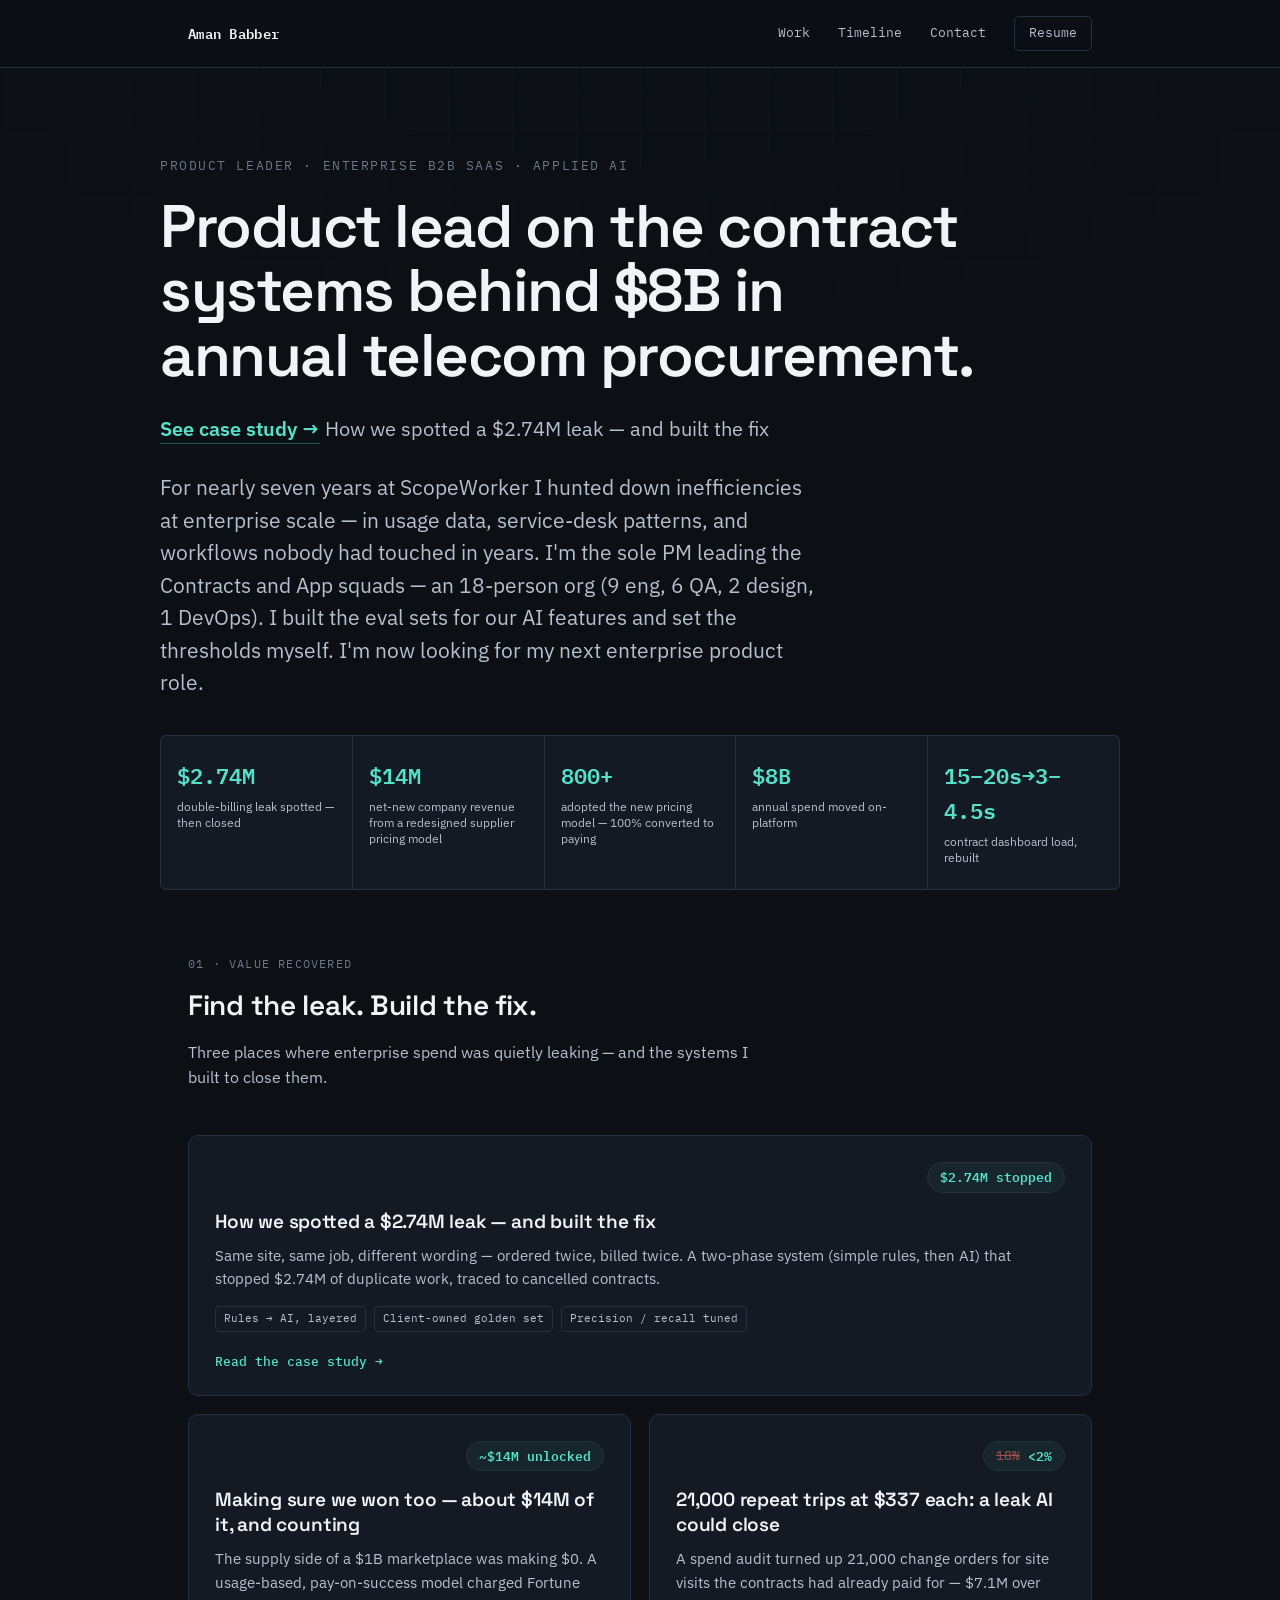
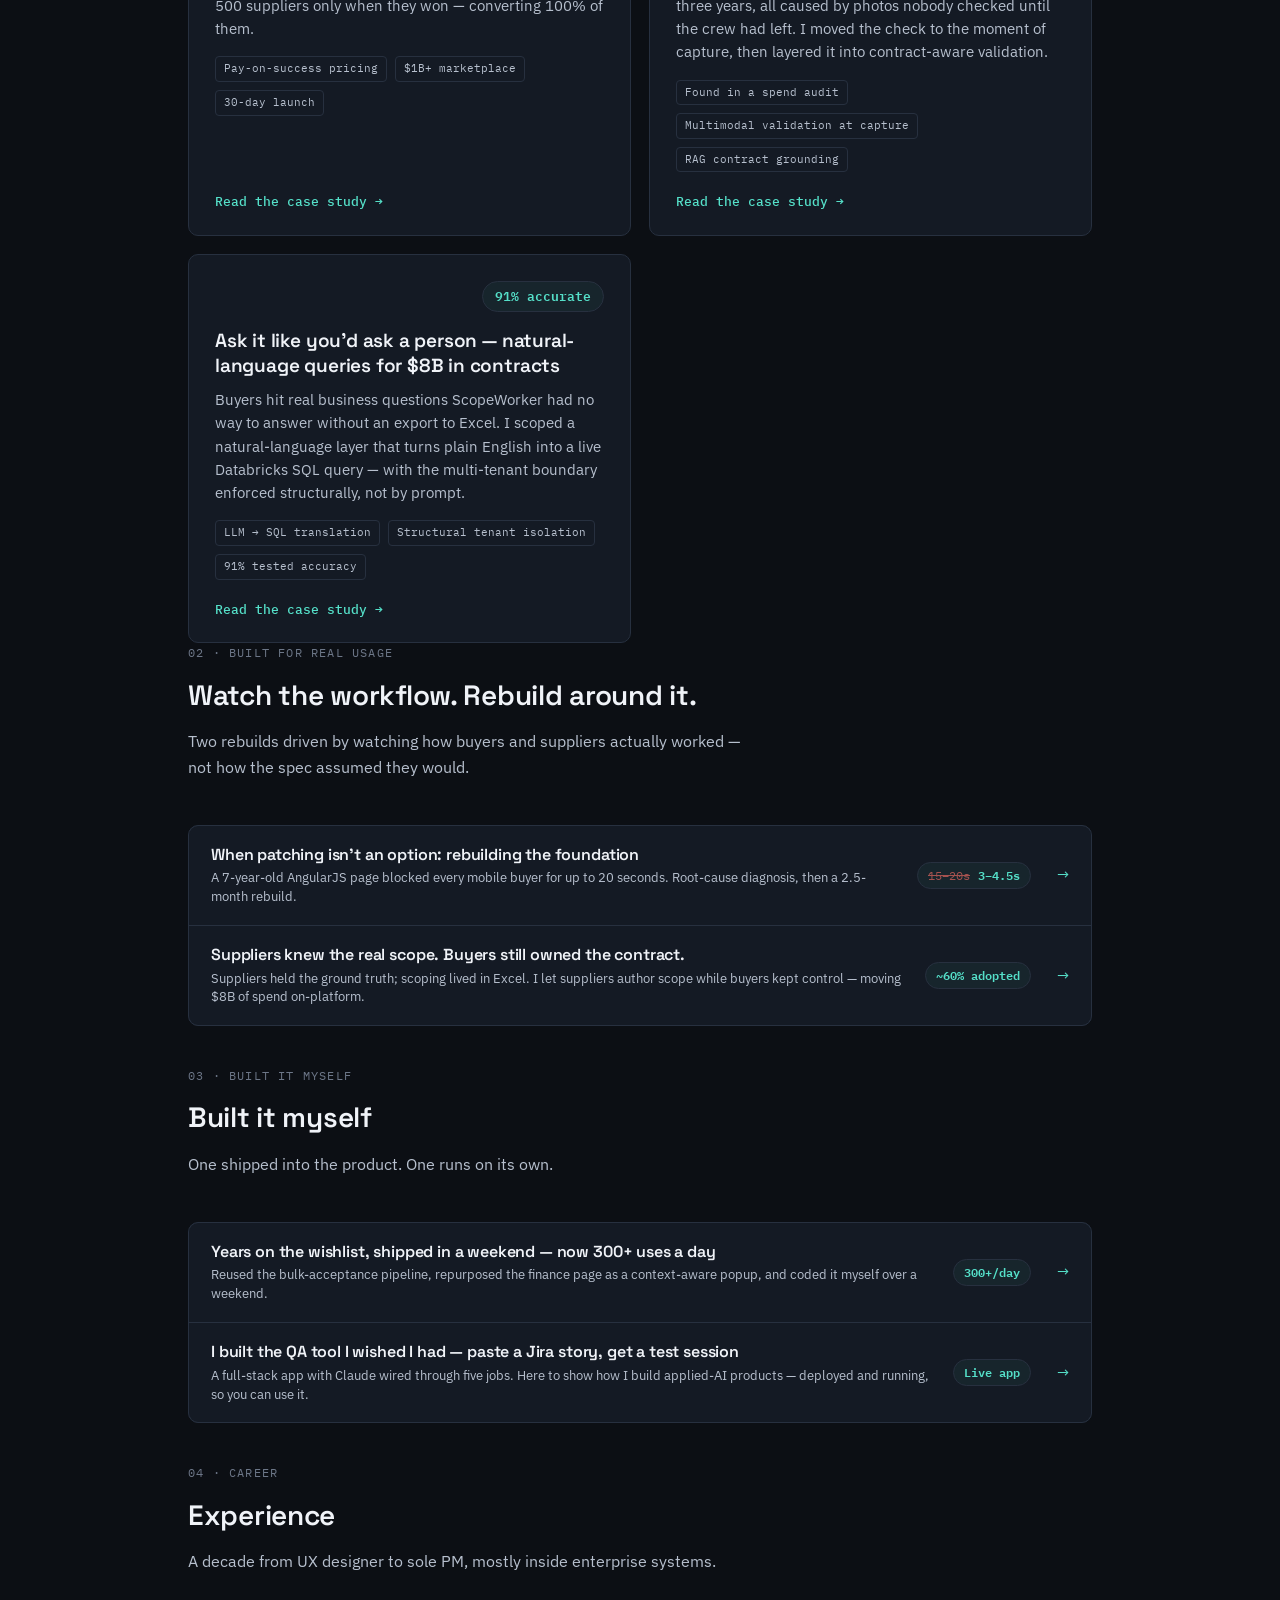
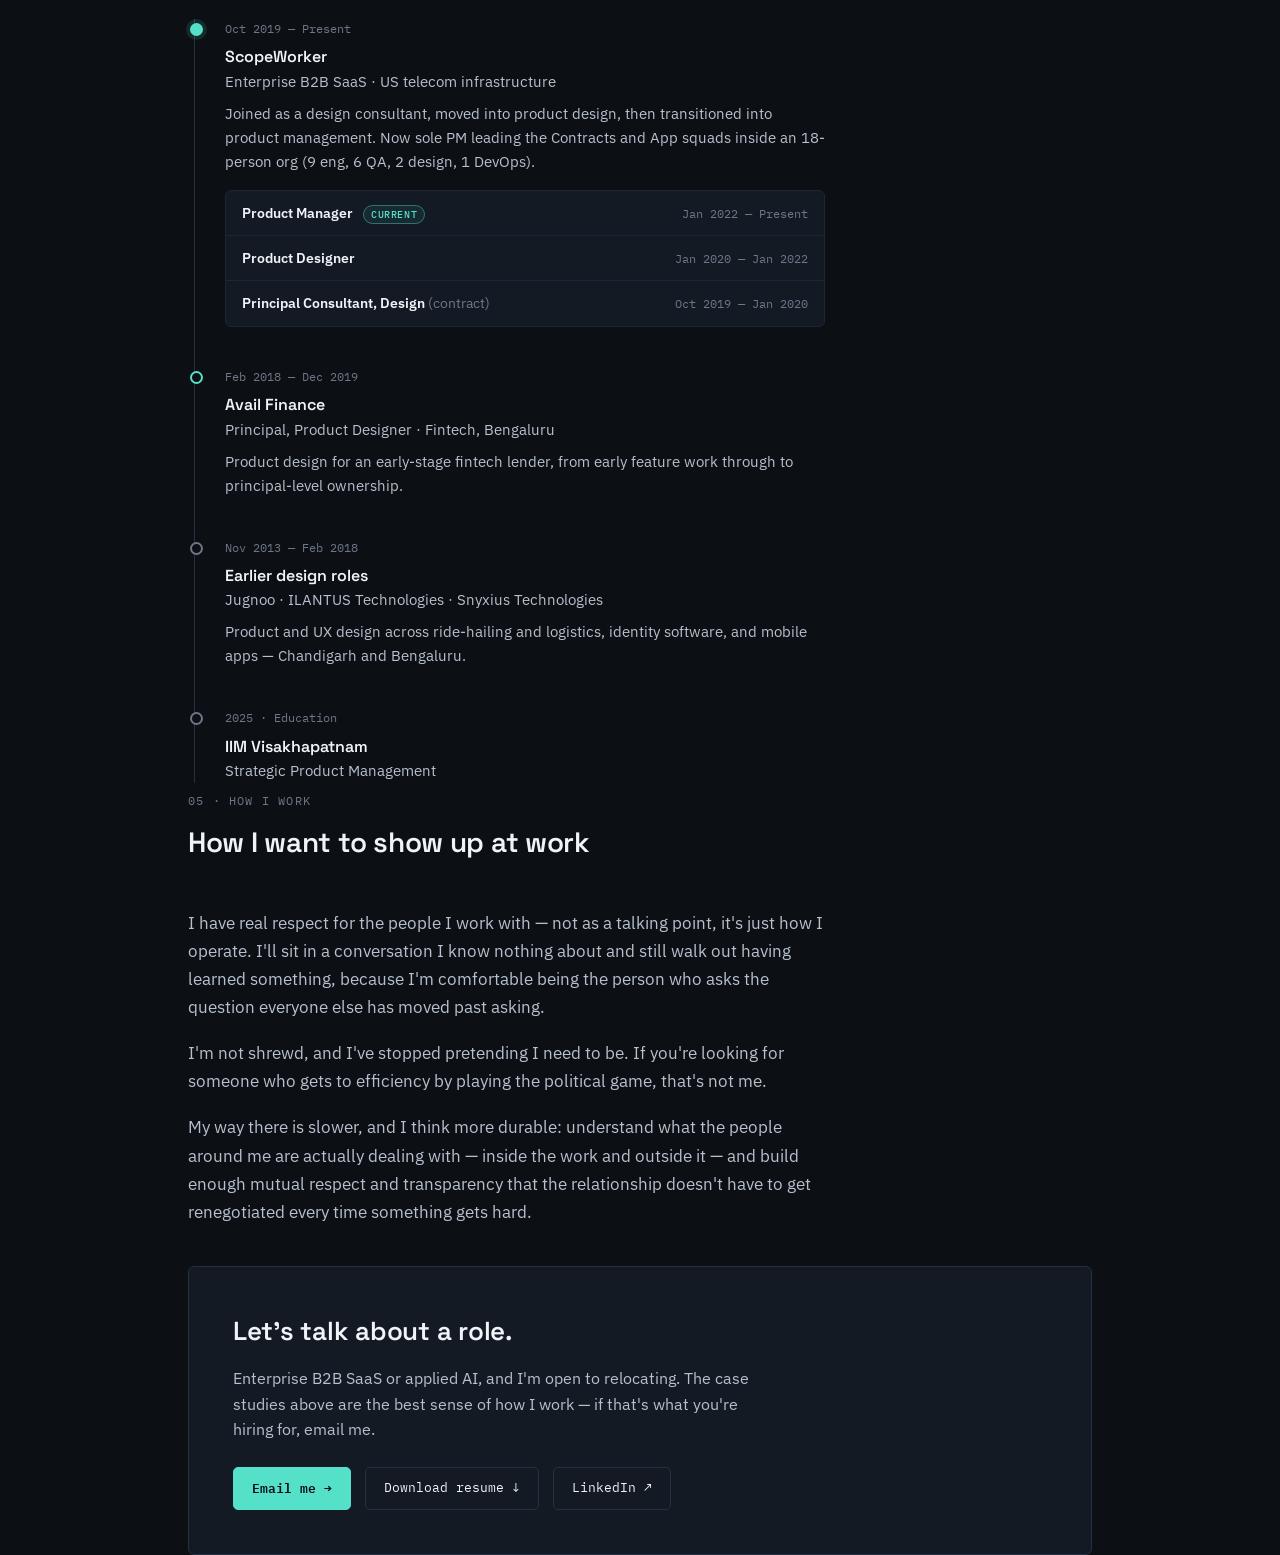
<file: index.html>
<!DOCTYPE html>
<html lang="en">
<head>
<meta charset="UTF-8">
<meta name="viewport" content="width=device-width, initial-scale=1.0">
<title>Aman — Product Leader, Enterprise B2B SaaS</title>
<link rel="preconnect" href="https://fonts.googleapis.com">
<link rel="preconnect" href="https://fonts.gstatic.com" crossorigin>
<link href="https://fonts.googleapis.com/css2?family=IBM+Plex+Mono:wght@400;500;600;700&family=IBM+Plex+Sans:wght@400;500;600;700&family=Space+Grotesk:wght@500;600;700&display=swap" rel="stylesheet">
<link rel="stylesheet" href="styles.css?v=11">
</head>
<body>

<nav>
  <div class="nav-inner">
    <div class="logo">Aman Babber</div>
    <div class="nav-links">
      <a href="#work">Work</a>
      <a href="#timeline">Timeline</a>
      <a href="#contact">Contact</a>
      <a class="btn nav-resume" href="assets/resume.pdf" target="_blank" rel="noopener">Resume</a>
    </div>
  </div>
</nav>

<header class="hero wrap">
  <div class="eyebrow">Product Leader · Enterprise B2B SaaS · Applied AI</div>
  <h1>Product lead on the contract systems behind $8B in annual telecom procurement.</h1>
  <p class="hero-lead"><a href="case-2.html">See case study →</a> How we spotted a $2.74M leak — and built the fix</p>
  <p class="hero-sub">For nearly seven years at ScopeWorker I hunted down inefficiencies at enterprise scale — in usage data, service-desk patterns, and workflows nobody had touched in years. I'm the sole PM leading the Contracts and App squads — an 18-person org (9 eng, 6 QA, 2 design, 1 DevOps). I built the eval sets for our AI features and set the thresholds myself. I'm now looking for my next enterprise product role.</p>

  <div class="kpis">
    <a class="kpi" href="case-2.html"><div class="val">$2.74M</div><div class="lbl">double-billing leak spotted — then closed</div></a>
    <a class="kpi" href="case-3.html"><div class="val">$14M</div><div class="lbl">net-new company revenue from a redesigned supplier pricing model</div></a>
    <a class="kpi" href="case-3.html"><div class="val">800+</div><div class="lbl">adopted the new pricing model — 100% converted to paying</div></a>
    <a class="kpi" href="case-4.html"><div class="val">$8B</div><div class="lbl">annual spend moved on-platform</div></a>
    <a class="kpi" href="case-1.html"><div class="val">15–20s→3–4.5s</div><div class="lbl">contract dashboard load, rebuilt</div></a>
  </div>
</header>

<section id="work" class="wrap">
  <div class="section-head">
    <div class="sec-eyebrow">01 · Value recovered</div>
    <div class="sec-title">Find the leak. Build the fix.</div>
    <p class="sec-note">Three places where enterprise spend was quietly leaking — and the systems I built to close them.</p>
  </div>

  <div class="case-grid">
  <a class="case-link wide" href="case-2.html">
    <div class="case-top">
      <div class="case-diff"><span class="after">$2.74M stopped</span></div>
    </div>
    <div class="case-title">How we spotted a $2.74M leak — and built the fix</div>
    <div class="case-dek">Same site, same job, different wording — ordered twice, billed twice. A two-phase system (simple rules, then AI) that stopped $2.74M of duplicate work, traced to cancelled contracts.</div>
    <div class="case-tags">
      <span class="tag">Rules → AI, layered</span>
      <span class="tag">Client-owned golden set</span>
      <span class="tag">Precision / recall tuned</span>
    </div>
    <div class="case-cta">Read the case study <span class="case-arrow">→</span></div>
  </a>

  <a class="case-link" href="case-3.html">
    <div class="case-top">
      <div class="case-diff"><span class="after">~$14M unlocked</span></div>
    </div>
    <div class="case-title">Making sure we won too — about $14M of it, and counting</div>
    <div class="case-dek">The supply side of a $1B marketplace was making $0. A usage-based, pay-on-success model charged Fortune 500 suppliers only when they won — converting 100% of them.</div>
    <div class="case-tags">
      <span class="tag">Pay-on-success pricing</span>
      <span class="tag">$1B+ marketplace</span>
      <span class="tag">30-day launch</span>
    </div>
    <div class="case-cta">Read the case study <span class="case-arrow">→</span></div>
  </a>

  <a class="case-link" href="case-6.html">
    <div class="case-top">
      <div class="case-diff"><span class="before">18%</span><span class="after">&lt;2%</span></div>
    </div>
    <div class="case-title">21,000 repeat trips at $337 each: a leak AI could close</div>
    <div class="case-dek">A spend audit turned up 21,000 change orders for site visits the contracts had already paid for — $7.1M over three years, all caused by photos nobody checked until the crew had left. I moved the check to the moment of capture, then layered it into contract-aware validation.</div>
    <div class="case-tags">
      <span class="tag">Found in a spend audit</span>
      <span class="tag">Multimodal validation at capture</span>
      <span class="tag">RAG contract grounding</span>
    </div>
    <div class="case-cta">Read the case study <span class="case-arrow">→</span></div>
  </a>

  <a class="case-link" href="case-9.html">
    <div class="case-top">
      <div class="case-diff"><span class="after">91% accurate</span></div>
    </div>
    <div class="case-title">Ask it like you'd ask a person — natural-language queries for $8B in contracts</div>
    <div class="case-dek">Buyers hit real business questions ScopeWorker had no way to answer without an export to Excel. I scoped a natural-language layer that turns plain English into a live Databricks SQL query — with the multi-tenant boundary enforced structurally, not by prompt.</div>
    <div class="case-tags">
      <span class="tag">LLM → SQL translation</span>
      <span class="tag">Structural tenant isolation</span>
      <span class="tag">91% tested accuracy</span>
    </div>
    <div class="case-cta">Read the case study <span class="case-arrow">→</span></div>
  </a>
  </div>
</section>

<section class="wrap">
  <div class="section-head">
    <div class="sec-eyebrow">02 · Built for real usage</div>
    <div class="sec-title">Watch the workflow. Rebuild around it.</div>
    <p class="sec-note">Two rebuilds driven by watching how buyers and suppliers actually worked — not how the spec assumed they would.</p>
  </div>

  <div class="case-rows">
    <a class="case-row" href="case-1.html">
      <div>
        <div class="cr-title">When patching isn't an option: rebuilding the foundation</div>
        <div class="cr-sub">A 7-year-old AngularJS page blocked every mobile buyer for up to 20 seconds. Root-cause diagnosis, then a 2.5-month rebuild.</div>
      </div>
      <div class="case-diff"><span class="before">15–20s</span><span class="after">3–4.5s</span></div>
      <div class="case-arrow">→</div>
    </a>
    <a class="case-row" href="case-4.html">
      <div>
        <div class="cr-title">Suppliers knew the real scope. Buyers still owned the contract.</div>
        <div class="cr-sub">Suppliers held the ground truth; scoping lived in Excel. I let suppliers author scope while buyers kept control — moving $8B of spend on-platform.</div>
      </div>
      <div class="case-diff"><span class="after">~60% adopted</span></div>
      <div class="case-arrow">→</div>
    </a>
  </div>
</section>

<section class="wrap">
  <div class="section-head">
    <div class="sec-eyebrow">03 · Built it myself</div>
    <div class="sec-title">Built it myself</div>
    <p class="sec-note">One shipped into the product. One runs on its own.</p>
  </div>

  <div class="case-rows">
    <a class="case-row" href="case-5.html">
      <div>
        <div class="cr-title">Years on the wishlist, shipped in a weekend — now 300+ uses a day</div>
        <div class="cr-sub">Reused the bulk-acceptance pipeline, repurposed the finance page as a context-aware popup, and coded it myself over a weekend.</div>
      </div>
      <div class="case-diff"><span class="after">300+/day</span></div>
      <div class="case-arrow">→</div>
    </a>
    <a class="case-row" href="case-8.html">
      <div>
        <div class="cr-title">I built the QA tool I wished I had — paste a Jira story, get a test session</div>
        <div class="cr-sub">A full-stack app with Claude wired through five jobs. Here to show how I build applied-AI products — deployed and running, so you can use it.</div>
      </div>
      <div class="case-diff"><span class="after">Live app</span></div>
      <div class="case-arrow">→</div>
    </a>
  </div>
</section>


<section id="timeline" class="wrap">
  <div class="section-head">
    <div class="sec-eyebrow">04 · Career</div>
    <div class="sec-title">Experience</div>
    <p class="sec-note">A decade from UX designer to sole PM, mostly inside enterprise systems.</p>
  </div>
  <div class="tl">
    <div class="tl-item current">
      <div class="tl-date">Oct 2019 — Present</div>
      <div class="tl-role">ScopeWorker</div>
      <div class="tl-org">Enterprise B2B SaaS · US telecom infrastructure</div>
      <div class="tl-detail">Joined as a design consultant, moved into product design, then transitioned into product management. Now sole PM leading the Contracts and App squads inside an 18-person org (9 eng, 6 QA, 2 design, 1 DevOps).</div>
      <ul class="tl-roles">
        <li><span class="r-title">Product Manager</span><span class="r-date">Jan 2022 — Present</span></li>
        <li><span class="r-title">Product Designer</span><span class="r-date">Jan 2020 — Jan 2022</span></li>
        <li><span class="r-title">Principal Consultant, Design <span style="color:var(--text-faint);font-weight:400;">(contract)</span></span><span class="r-date">Oct 2019 — Jan 2020</span></li>
      </ul>
    </div>
    <div class="tl-item">
      <div class="tl-date">Feb 2018 — Dec 2019</div>
      <div class="tl-role">Avail Finance</div>
      <div class="tl-org">Principal, Product Designer · Fintech, Bengaluru</div>
      <div class="tl-detail">Product design for an early-stage fintech lender, from early feature work through to principal-level ownership.</div>
    </div>
    <div class="tl-item past">
      <div class="tl-date">Nov 2013 — Feb 2018</div>
      <div class="tl-role">Earlier design roles</div>
      <div class="tl-org">Jugnoo · ILANTUS Technologies · Snyxius Technologies</div>
      <div class="tl-detail">Product and UX design across ride-hailing and logistics, identity software, and mobile apps — Chandigarh and Bengaluru.</div>
    </div>
    <div class="tl-item past">
      <div class="tl-date">2025 · Education</div>
      <div class="tl-role">IIM Visakhapatnam</div>
      <div class="tl-org">Strategic Product Management</div>
    </div>
  </div>
</section>

<section class="wrap">
  <div class="section-head">
    <div class="sec-eyebrow">05 · How I Work</div>
    <div class="sec-title">How I want to show up at work</div>
  </div>
  <div class="prose">
    <p>I have real respect for the people I work with — not as a talking point, it's just how I operate. I'll sit in a conversation I know nothing about and still walk out having learned something, because I'm comfortable being the person who asks the question everyone else has moved past asking.</p>
    <p>I'm not shrewd, and I've stopped pretending I need to be. If you're looking for someone who gets to efficiency by playing the political game, that's not me.</p>
    <p>My way there is slower, and I think more durable: understand what the people around me are actually dealing with — inside the work and outside it — and build enough mutual respect and transparency that the relationship doesn't have to get renegotiated every time something gets hard.</p>
  </div>
</section>

<section id="contact" class="wrap">
  <div class="contact">
    <h2>Let's talk about a role.</h2>
    <p>Enterprise B2B SaaS or applied AI, and I'm open to relocating. The case studies above are the best sense of how I work — if that's what you're hiring for, email me.</p>
    <div class="contact-links">
      <a class="btn primary" href="mailto:amanbabbar2009@gmail.com">Email me →</a>
      <a class="btn" href="assets/resume.pdf" target="_blank" rel="noopener" download>Download resume ↓</a>
      <a class="btn" href="https://www.linkedin.com/in/babberaman/" target="_blank" rel="noopener">LinkedIn ↗</a>
    </div>
  </div>
</section>

</body>
</html>
</file>
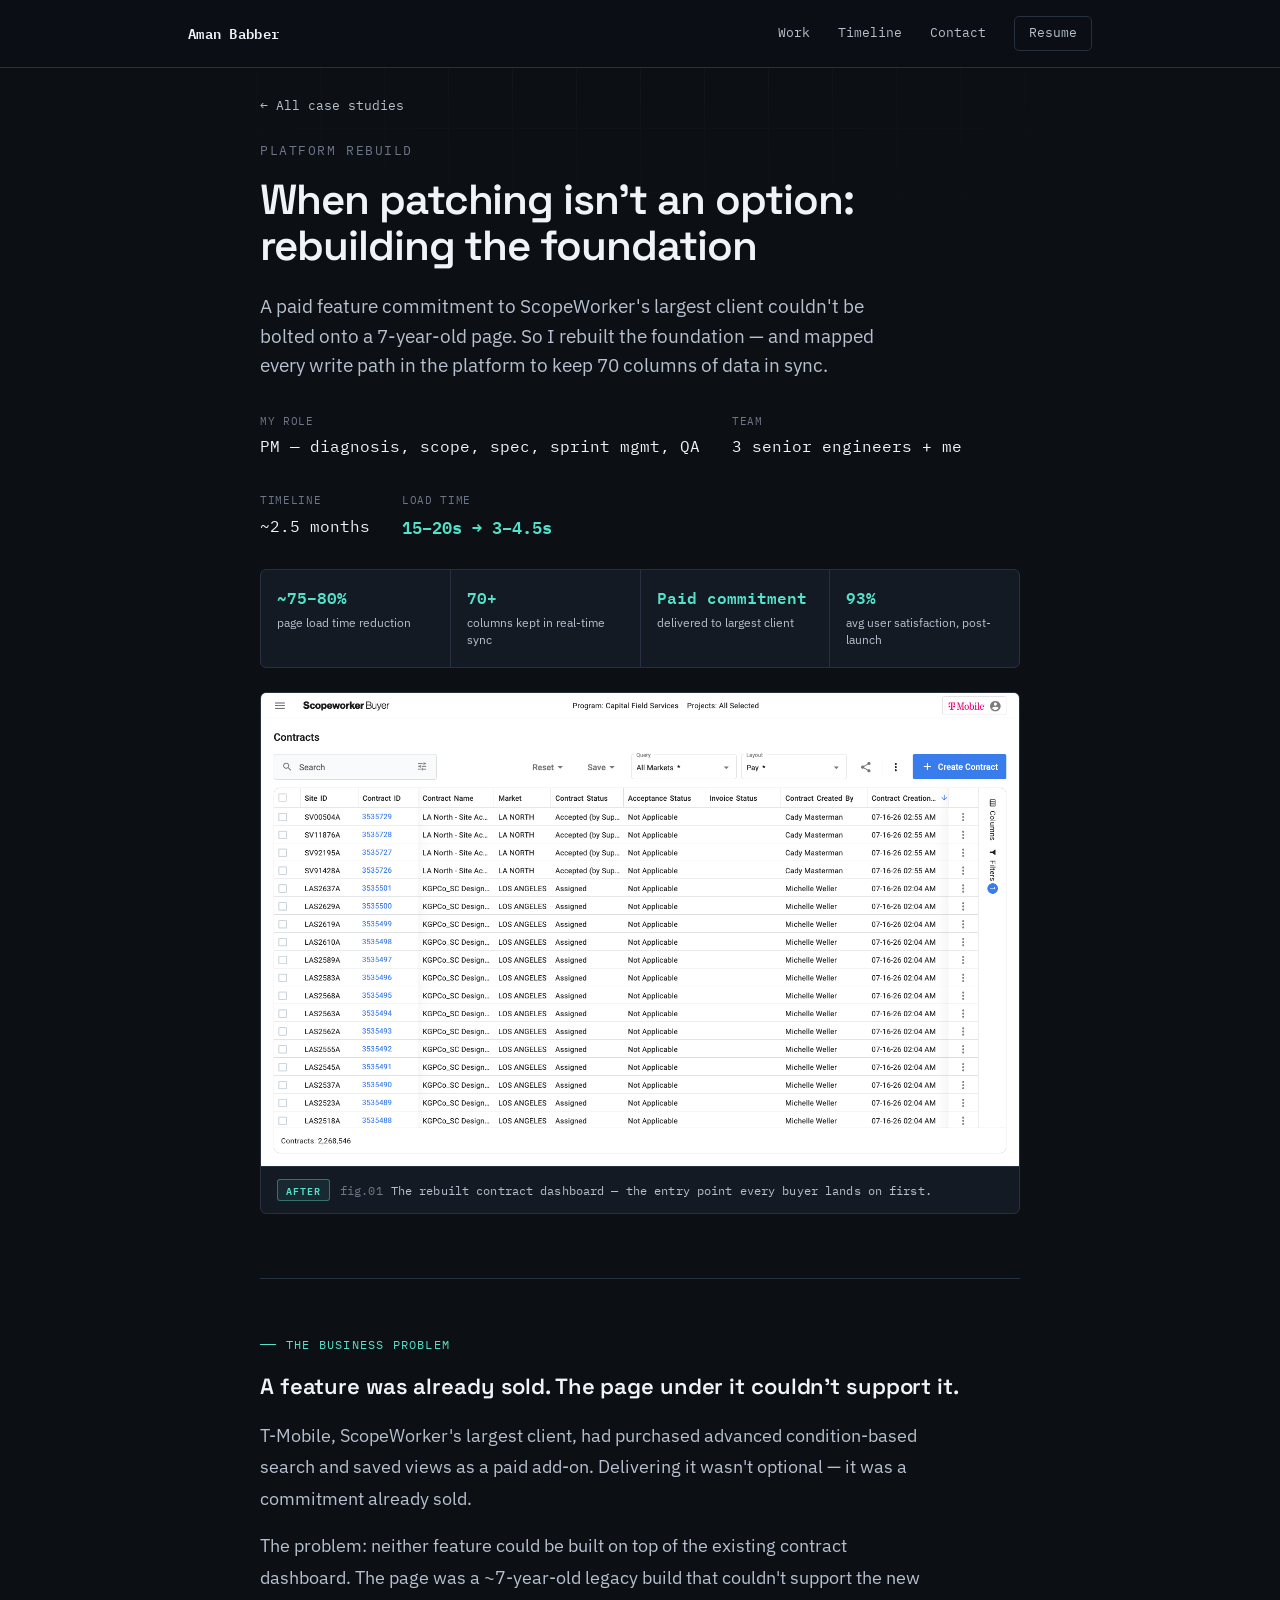
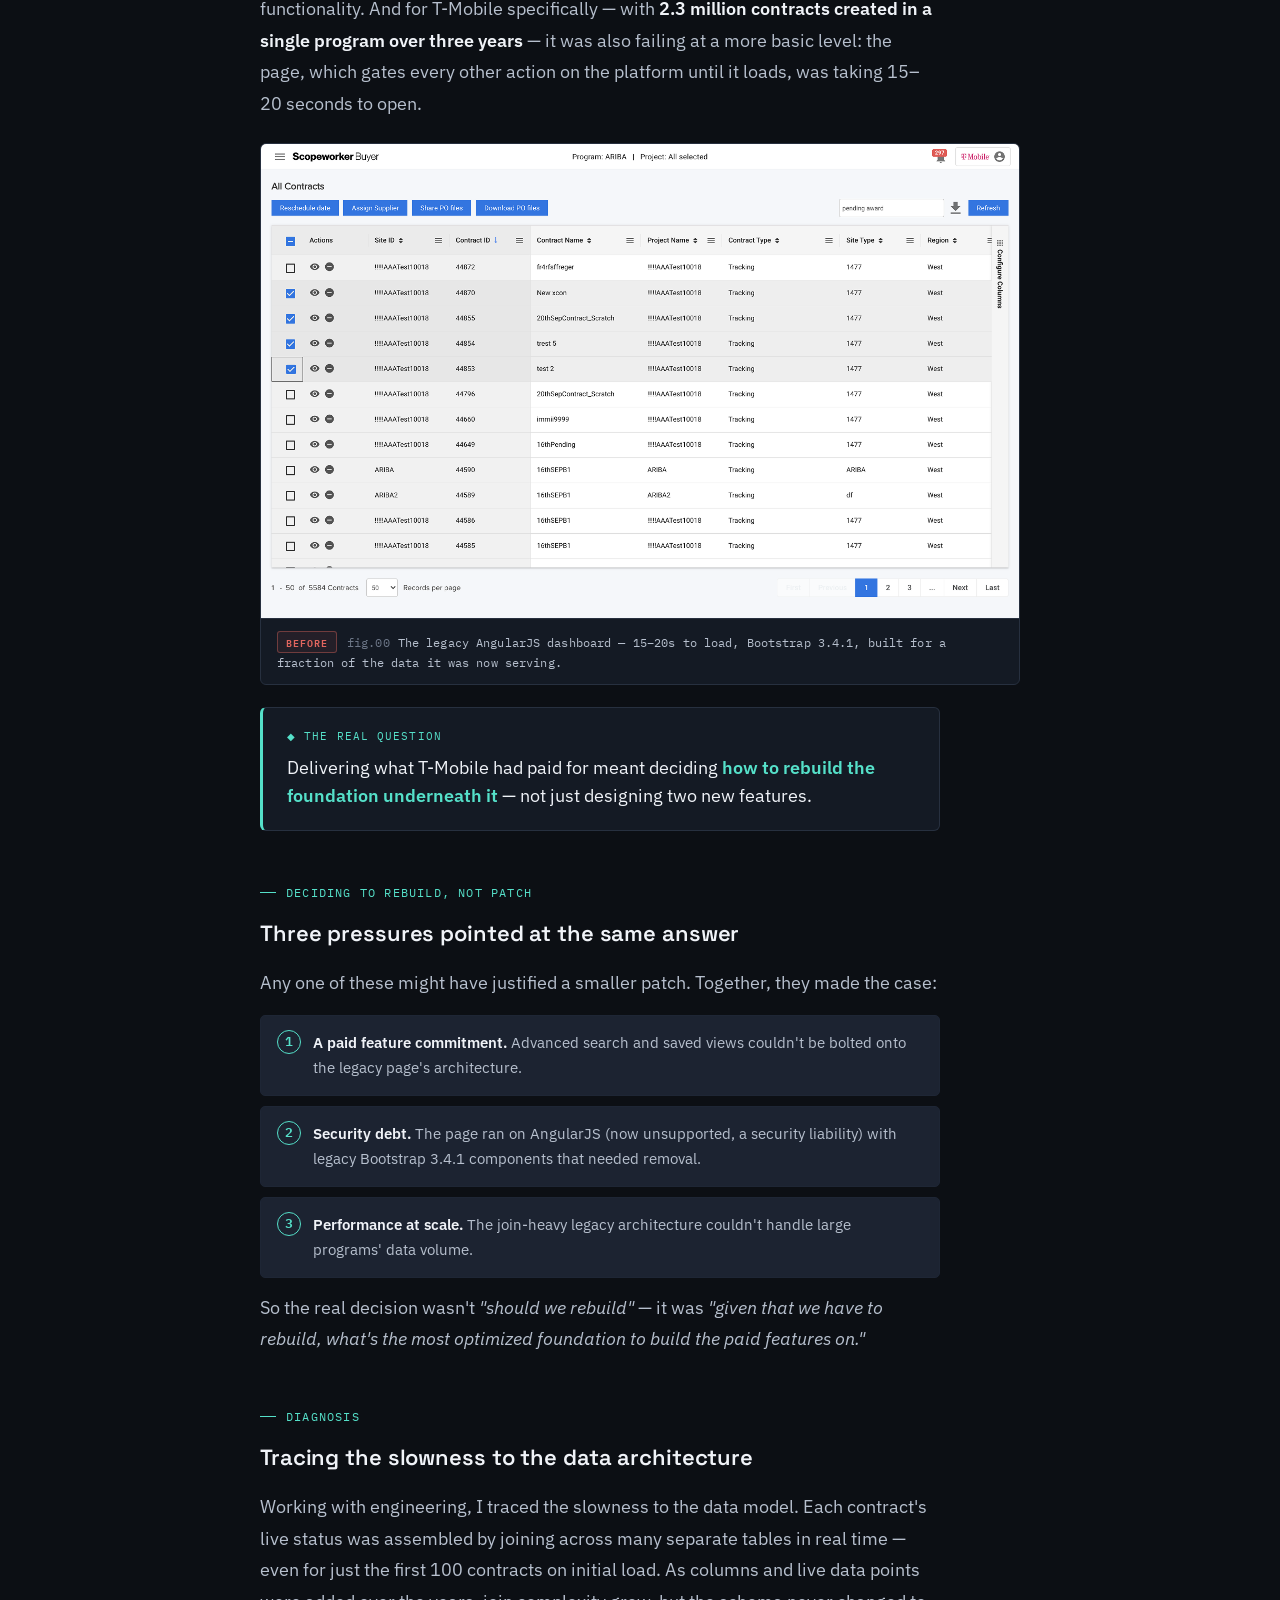
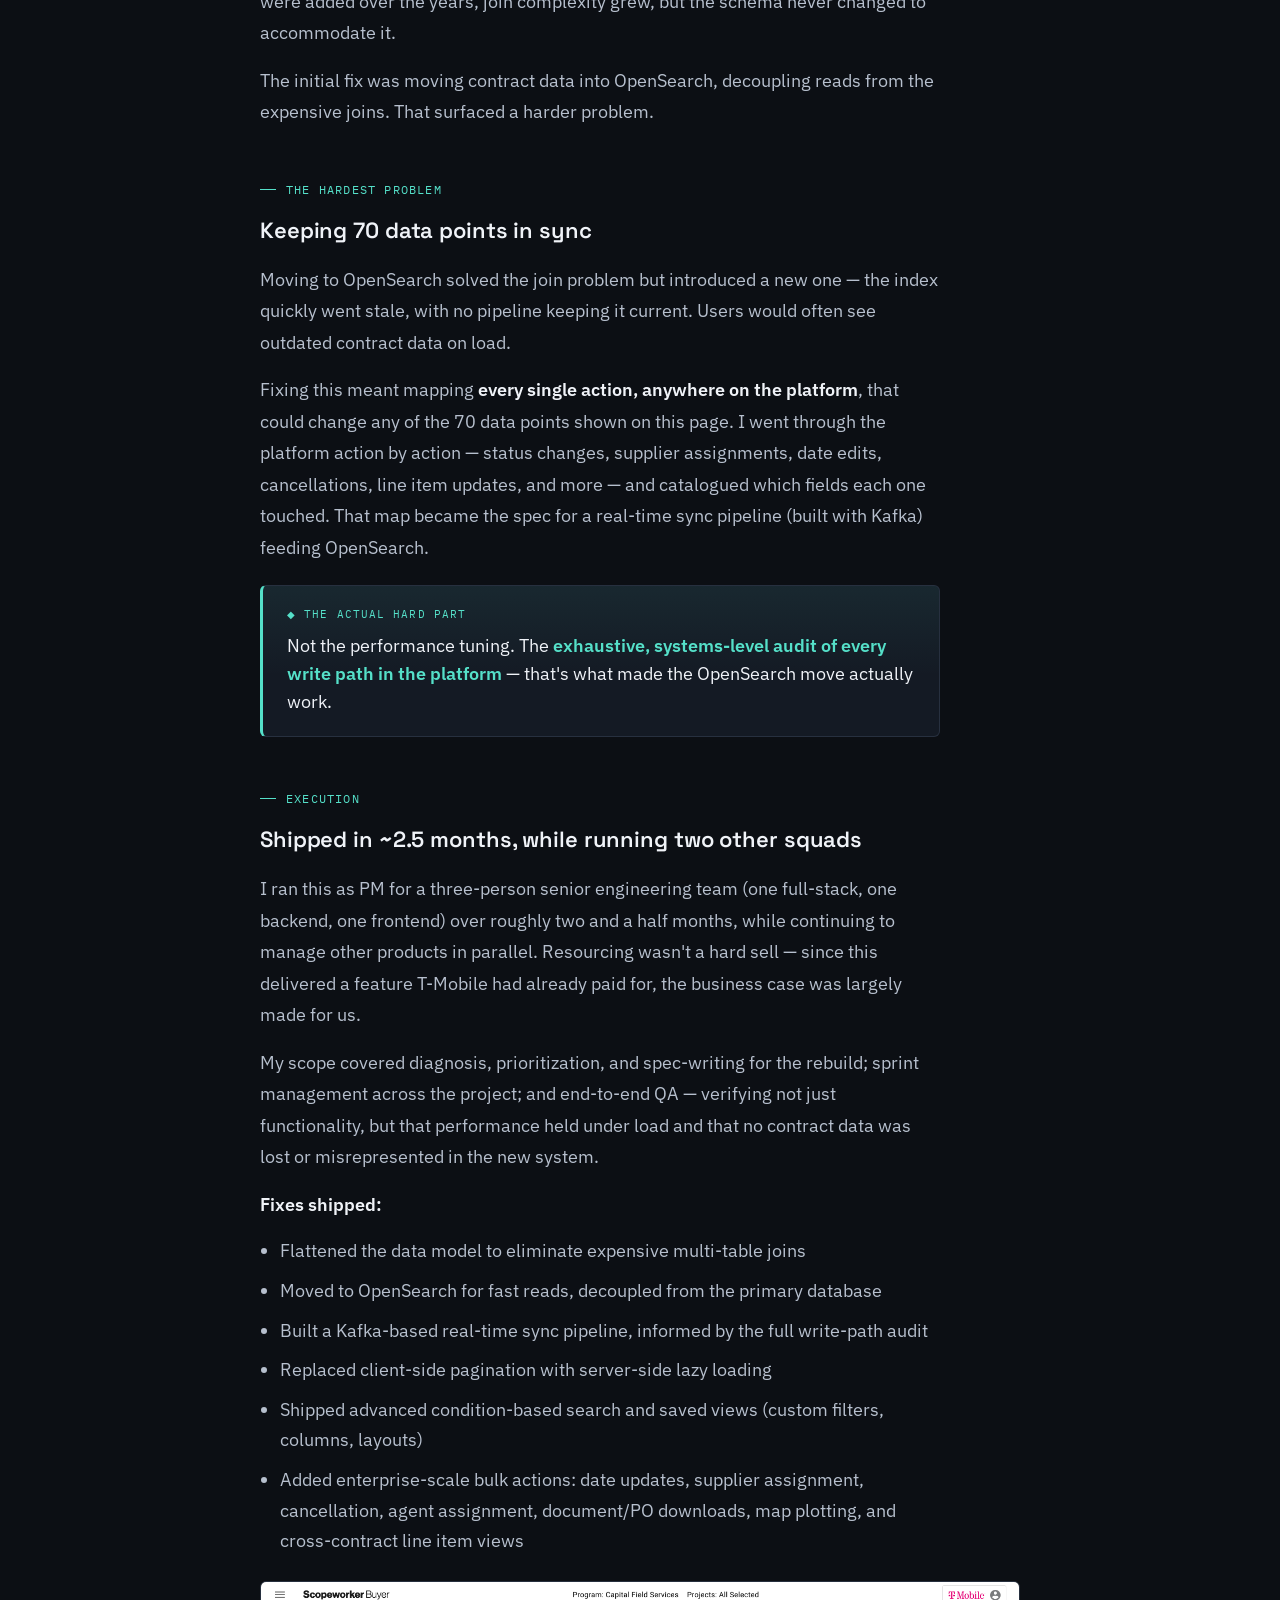
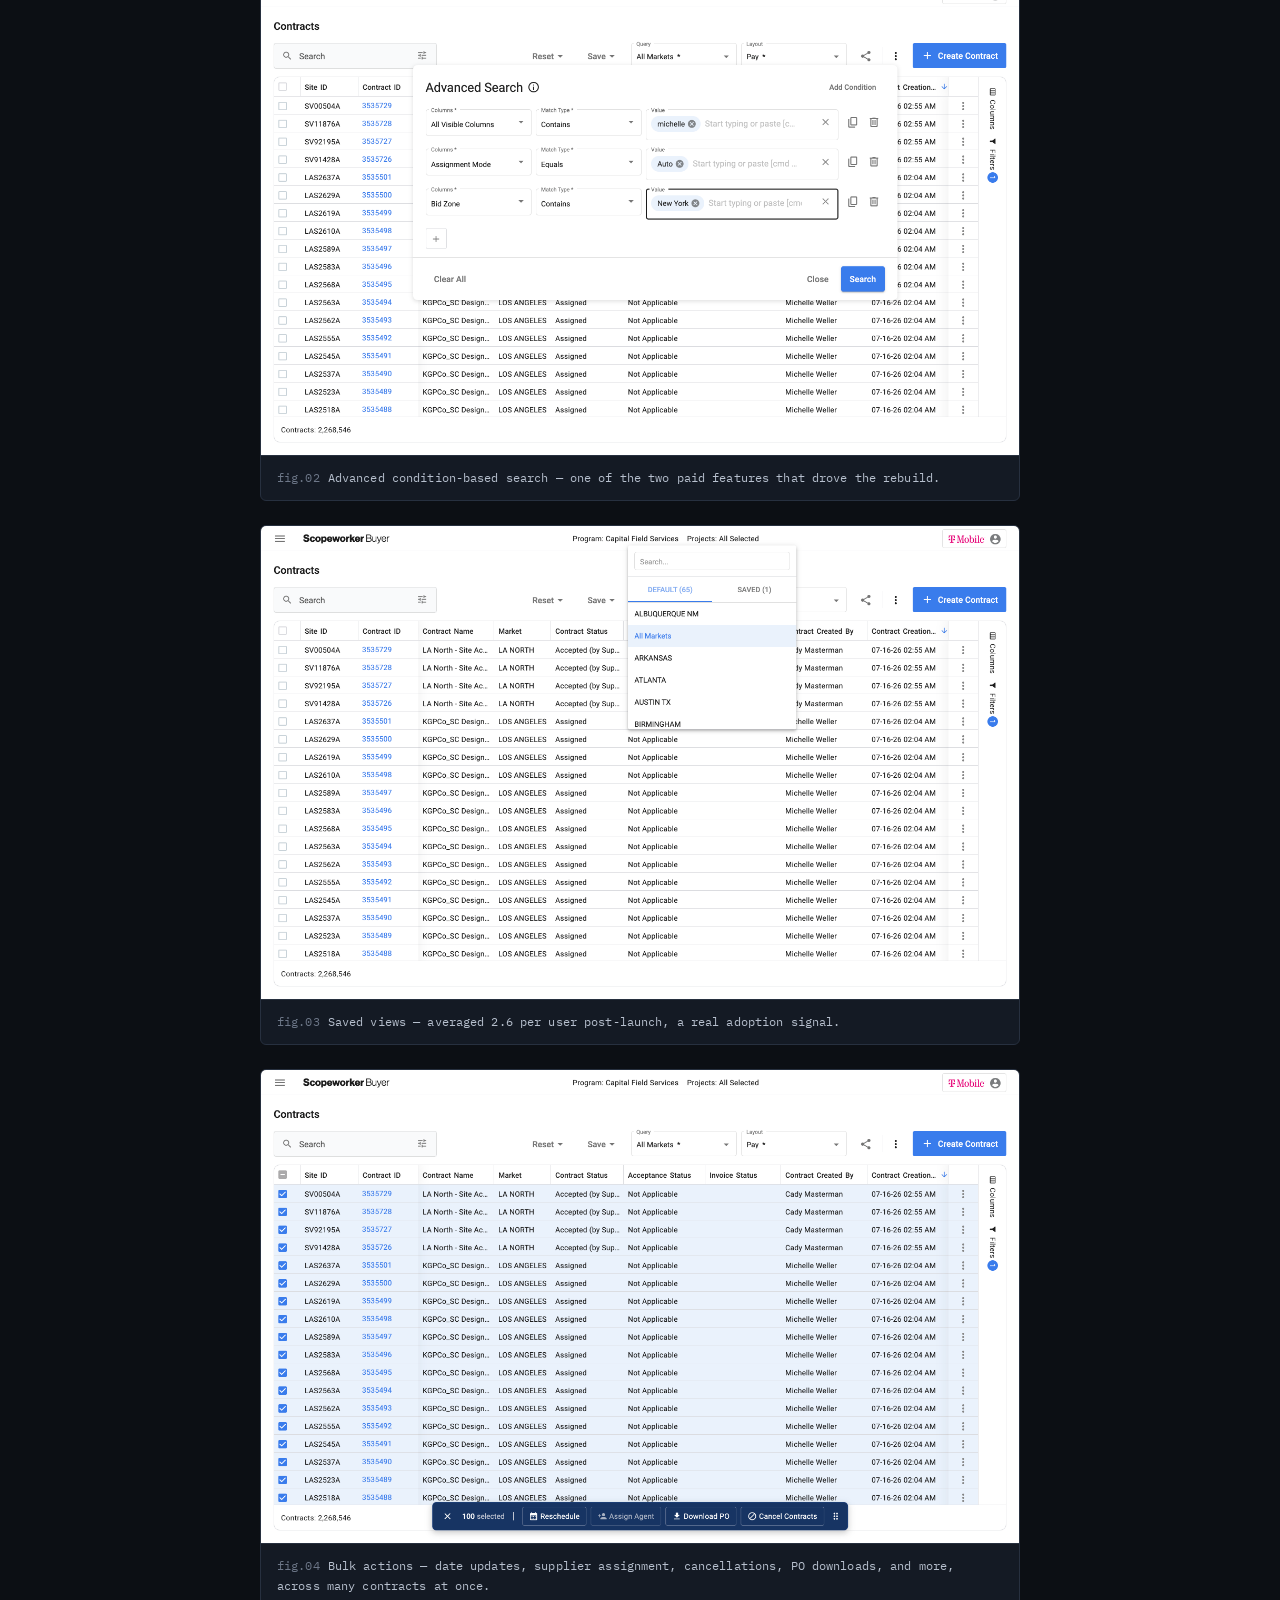
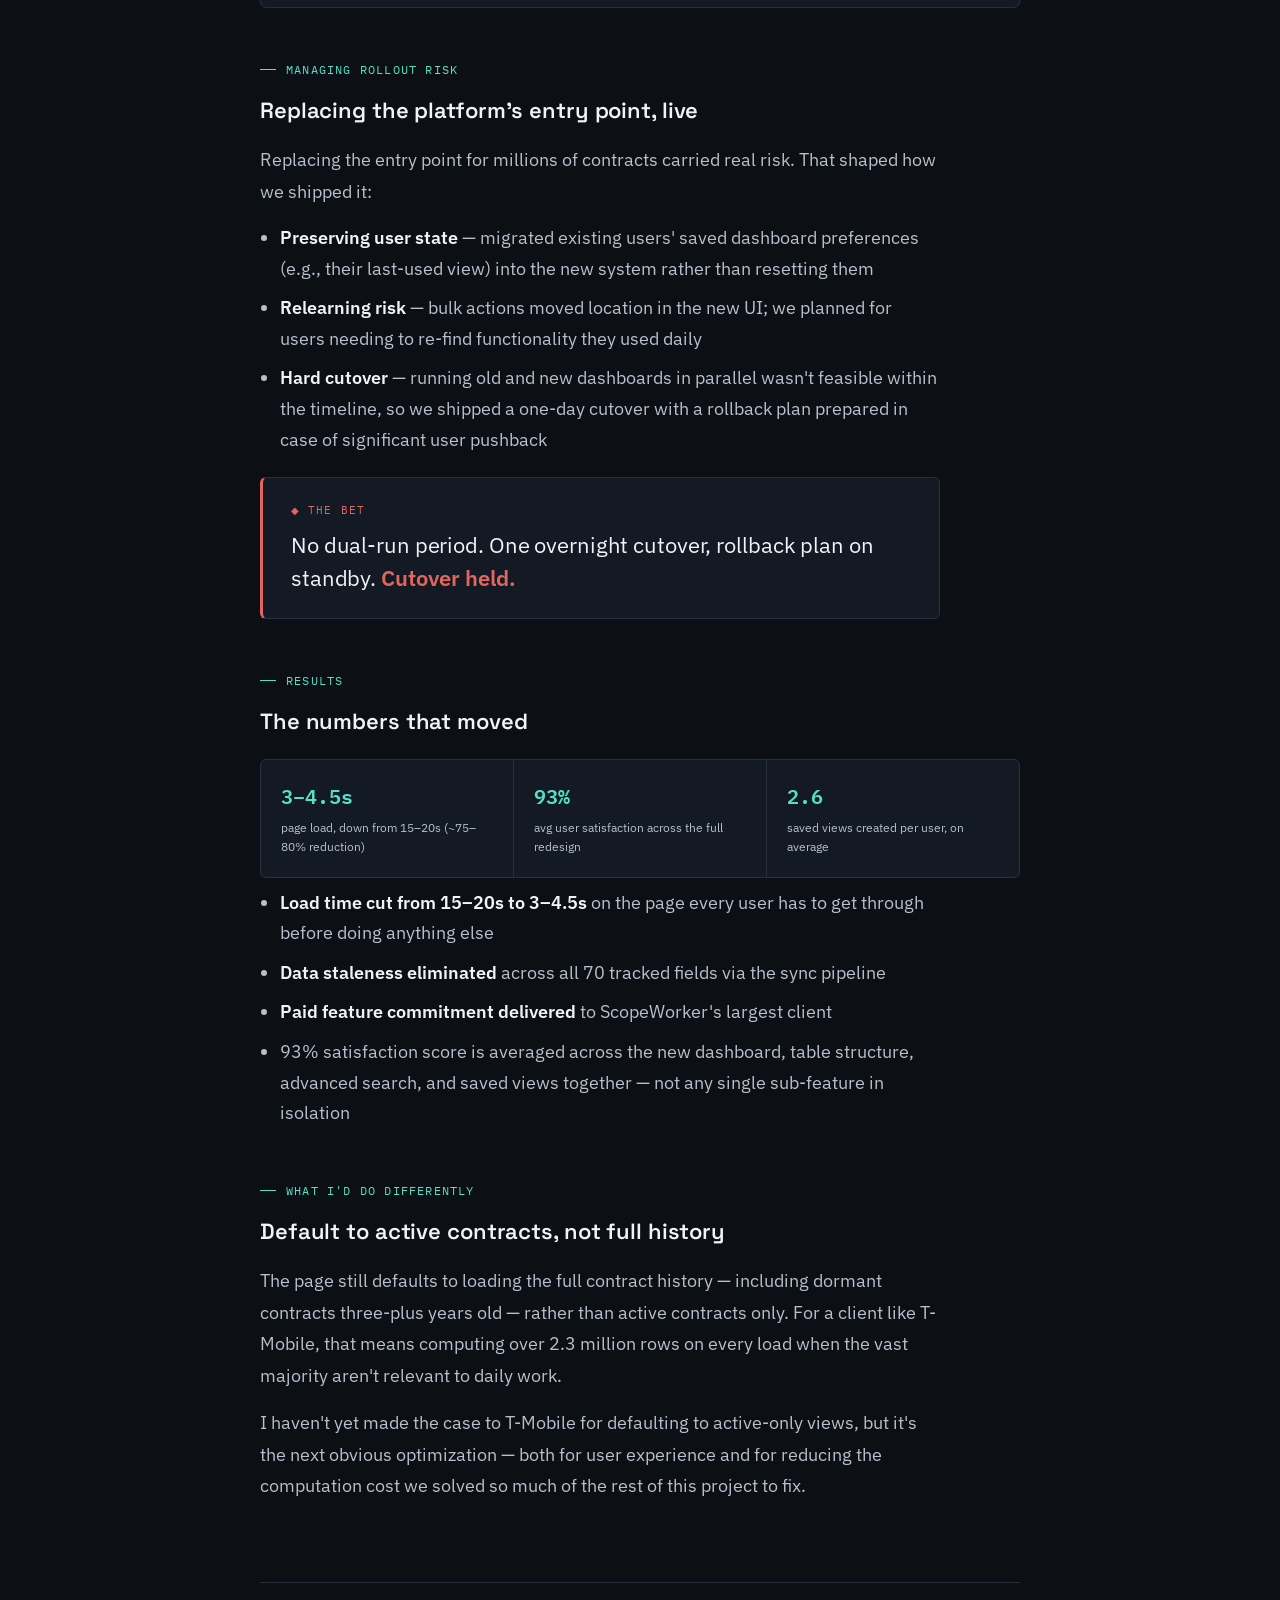
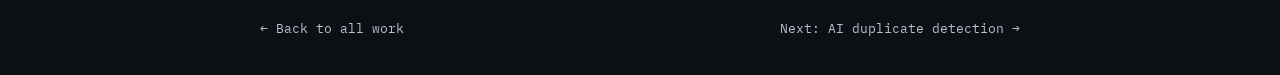
<file: case-1.html>
<!DOCTYPE html>
<html lang="en">
<head>
<meta charset="UTF-8">
<meta name="viewport" content="width=device-width, initial-scale=1.0">
<title>Contract dashboard rebuild — Aman</title>
<link rel="preconnect" href="https://fonts.googleapis.com">
<link rel="preconnect" href="https://fonts.gstatic.com" crossorigin>
<link href="https://fonts.googleapis.com/css2?family=IBM+Plex+Mono:wght@400;500;600;700&family=IBM+Plex+Sans:wght@400;500;600;700&family=Space+Grotesk:wght@500;600;700&display=swap" rel="stylesheet">
<link rel="stylesheet" href="styles.css?v=11">
</head>
<body>

<nav>
  <div class="nav-inner">
    <a class="logo" href="index.html">Aman Babber</a>
    <div class="nav-links">
      <a href="index.html#work">Work</a>
      <a href="index.html#timeline">Timeline</a>
      <a href="index.html#contact">Contact</a>
      <a class="btn nav-resume" href="assets/resume.pdf" target="_blank" rel="noopener">Resume</a>
    </div>
  </div>
</nav>

<div class="wrap-narrow breadcrumb">
  <a href="index.html">← All case studies</a>
</div>

<header class="case-hero wrap-narrow">
  <div class="eyebrow">Platform rebuild</div>
  <h1>When patching isn't an option: rebuilding the foundation</h1>
  <p class="dek">A paid feature commitment to ScopeWorker's largest client couldn't be bolted onto a 7-year-old page. So I rebuilt the foundation — and mapped every write path in the platform to keep 70 columns of data in sync.</p>

  <div class="case-meta">
    <div class="m-item"><div class="l">My role</div><div class="v">PM — diagnosis, scope, spec, sprint mgmt, QA</div></div>
    <div class="m-item"><div class="l">Team</div><div class="v">3 senior engineers + me</div></div>
    <div class="m-item"><div class="l">Timeline</div><div class="v">~2.5 months</div></div>
    <div class="m-item"><div class="l">Load time</div><div class="v hero-stat">15–20s → 3–4.5s</div></div>
  </div>

  <div class="impact-strip">
    <div class="imp"><div class="n">~75–80%</div><div class="l">page load time reduction</div></div>
    <div class="imp"><div class="n">70+</div><div class="l">columns kept in real-time sync</div></div>
    <div class="imp"><div class="n">Paid commitment</div><div class="l">delivered to largest client</div></div>
    <div class="imp"><div class="n">93%</div><div class="l">avg user satisfaction, post-launch</div></div>
  </div>

  <figure class="cs-figure">
    <img src="assets/case-1/dashboard.png" alt="The rebuilt contract dashboard — main view" loading="lazy">
    <figcaption><span class="ba after">After</span><span class="fc-idx">fig.01</span>The rebuilt contract dashboard — the entry point every buyer lands on first.</figcaption>
  </figure>
</header>

<div class="case-body-page wrap-narrow">

  <div class="cs-section">
    <div class="cs-label">The business problem</div>
    <h2>A feature was already sold. The page under it couldn't support it.</h2>
    <p>T-Mobile, ScopeWorker's largest client, had purchased advanced condition-based search and saved views as a paid add-on. Delivering it wasn't optional — it was a commitment already sold.</p>
    <p>The problem: neither feature could be built on top of the existing contract dashboard. The page was a ~7-year-old legacy build that couldn't support the new functionality. And for T-Mobile specifically — with <strong>2.3 million contracts created in a single program over three years</strong> — it was also failing at a more basic level: the page, which gates every other action on the platform until it loads, was taking 15–20 seconds to open.</p>

    <figure class="cs-figure">
      <img src="assets/case-1/dashboard-old.png" alt="The legacy AngularJS contract dashboard, pre-rebuild" loading="lazy">
      <figcaption><span class="ba before">Before</span><span class="fc-idx">fig.00</span>The legacy AngularJS dashboard — 15–20s to load, Bootstrap 3.4.1, built for a fraction of the data it was now serving.</figcaption>
    </figure>

    <div class="callout">
      <div class="co-label">The real question</div>
      <p>Delivering what T-Mobile had paid for meant deciding <strong>how to rebuild the foundation underneath it</strong> — not just designing two new features.</p>
    </div>
  </div>

  <div class="cs-section">
    <div class="cs-label">Deciding to rebuild, not patch</div>
    <h2>Three pressures pointed at the same answer</h2>
    <p>Any one of these might have justified a smaller patch. Together, they made the case:</p>
    <ol class="reasons">
      <li><strong>A paid feature commitment.</strong> Advanced search and saved views couldn't be bolted onto the legacy page's architecture.</li>
      <li><strong>Security debt.</strong> The page ran on AngularJS (now unsupported, a security liability) with legacy Bootstrap 3.4.1 components that needed removal.</li>
      <li><strong>Performance at scale.</strong> The join-heavy legacy architecture couldn't handle large programs' data volume.</li>
    </ol>
    <p>So the real decision wasn't <em>"should we rebuild"</em> — it was <em>"given that we have to rebuild, what's the most optimized foundation to build the paid features on."</em></p>
  </div>

  <div class="cs-section">
    <div class="cs-label">Diagnosis</div>
    <h2>Tracing the slowness to the data architecture</h2>
    <p>Working with engineering, I traced the slowness to the data model. Each contract's live status was assembled by joining across many separate tables in real time — even for just the first 100 contracts on initial load. As columns and live data points were added over the years, join complexity grew, but the schema never changed to accommodate it.</p>
    <p>The initial fix was moving contract data into OpenSearch, decoupling reads from the expensive joins. That surfaced a harder problem.</p>
  </div>

  <div class="cs-section">
    <div class="cs-label">The hardest problem</div>
    <h2>Keeping 70 data points in sync</h2>
    <p>Moving to OpenSearch solved the join problem but introduced a new one — the index quickly went stale, with no pipeline keeping it current. Users would often see outdated contract data on load.</p>
    <p>Fixing this meant mapping <strong>every single action, anywhere on the platform</strong>, that could change any of the 70 data points shown on this page. I went through the platform action by action — status changes, supplier assignments, date edits, cancellations, line item updates, and more — and catalogued which fields each one touched. That map became the spec for a real-time sync pipeline (built with Kafka) feeding OpenSearch.</p>

    <div class="callout key">
      <div class="co-label">The actual hard part</div>
      <p>Not the performance tuning. The <strong>exhaustive, systems-level audit of every write path in the platform</strong> — that's what made the OpenSearch move actually work.</p>
    </div>
  </div>

  <div class="cs-section">
    <div class="cs-label">Execution</div>
    <h2>Shipped in ~2.5 months, while running two other squads</h2>
    <p>I ran this as PM for a three-person senior engineering team (one full-stack, one backend, one frontend) over roughly two and a half months, while continuing to manage other products in parallel. Resourcing wasn't a hard sell — since this delivered a feature T-Mobile had already paid for, the business case was largely made for us.</p>
    <p>My scope covered diagnosis, prioritization, and spec-writing for the rebuild; sprint management across the project; and end-to-end QA — verifying not just functionality, but that performance held under load and that no contract data was lost or misrepresented in the new system.</p>
    <p><strong>Fixes shipped:</strong></p>
    <ul>
      <li>Flattened the data model to eliminate expensive multi-table joins</li>
      <li>Moved to OpenSearch for fast reads, decoupled from the primary database</li>
      <li>Built a Kafka-based real-time sync pipeline, informed by the full write-path audit</li>
      <li>Replaced client-side pagination with server-side lazy loading</li>
      <li>Shipped advanced condition-based search and saved views (custom filters, columns, layouts)</li>
      <li>Added enterprise-scale bulk actions: date updates, supplier assignment, cancellation, agent assignment, document/PO downloads, map plotting, and cross-contract line item views</li>
    </ul>

    <figure class="cs-figure">
      <img src="assets/case-1/advanced-search.png" alt="Advanced condition-based search inside the contract dashboard" loading="lazy">
      <figcaption><span class="fc-idx">fig.02</span>Advanced condition-based search — one of the two paid features that drove the rebuild.</figcaption>
    </figure>

    <figure class="cs-figure">
      <img src="assets/case-1/saved-views.png" alt="Saved views feature with multiple user-created views" loading="lazy">
      <figcaption><span class="fc-idx">fig.03</span>Saved views — averaged 2.6 per user post-launch, a real adoption signal.</figcaption>
    </figure>

    <figure class="cs-figure">
      <img src="assets/case-1/bulk-actions.png" alt="Bulk actions menu on the contract dashboard" loading="lazy">
      <figcaption><span class="fc-idx">fig.04</span>Bulk actions — date updates, supplier assignment, cancellations, PO downloads, and more, across many contracts at once.</figcaption>
    </figure>
  </div>

  <div class="cs-section">
    <div class="cs-label">Managing rollout risk</div>
    <h2>Replacing the platform's entry point, live</h2>
    <p>Replacing the entry point for millions of contracts carried real risk. That shaped how we shipped it:</p>
    <ul>
      <li><strong>Preserving user state</strong> — migrated existing users' saved dashboard preferences (e.g., their last-used view) into the new system rather than resetting them</li>
      <li><strong>Relearning risk</strong> — bulk actions moved location in the new UI; we planned for users needing to re-find functionality they used daily</li>
      <li><strong>Hard cutover</strong> — running old and new dashboards in parallel wasn't feasible within the timeline, so we shipped a one-day cutover with a rollback plan prepared in case of significant user pushback</li>
    </ul>

    <div class="callout warn">
      <div class="co-label">The bet</div>
      <p>No dual-run period. One overnight cutover, rollback plan on standby. <strong>Cutover held.</strong></p>
    </div>
  </div>

  <div class="cs-section">
    <div class="cs-label">Results</div>
    <h2>The numbers that moved</h2>
    <div class="pull-stats">
      <div class="ps"><div class="n">3–4.5s</div><div class="l">page load, down from 15–20s (~75–80% reduction)</div></div>
      <div class="ps"><div class="n">93%</div><div class="l">avg user satisfaction across the full redesign</div></div>
      <div class="ps"><div class="n">2.6</div><div class="l">saved views created per user, on average</div></div>
    </div>
    <ul>
      <li><strong>Load time cut from 15–20s to 3–4.5s</strong> on the page every user has to get through before doing anything else</li>
      <li><strong>Data staleness eliminated</strong> across all 70 tracked fields via the sync pipeline</li>
      <li><strong>Paid feature commitment delivered</strong> to ScopeWorker's largest client</li>
      <li>93% satisfaction score is averaged across the new dashboard, table structure, advanced search, and saved views together — not any single sub-feature in isolation</li>
    </ul>
  </div>

  <div class="cs-section">
    <div class="cs-label">What I'd do differently</div>
    <h2>Default to active contracts, not full history</h2>
    <p>The page still defaults to loading the full contract history — including dormant contracts three-plus years old — rather than active contracts only. For a client like T-Mobile, that means computing over 2.3 million rows on every load when the vast majority aren't relevant to daily work.</p>
    <p>I haven't yet made the case to T-Mobile for defaulting to active-only views, but it's the next obvious optimization — both for user experience and for reducing the computation cost we solved so much of the rest of this project to fix.</p>
  </div>

</div>

<div class="wrap-narrow case-nav">
  <a href="index.html">← Back to all work</a>
  <a href="case-2.html">Next: AI duplicate detection →</a>
</div>

</body>
</html>
</file>
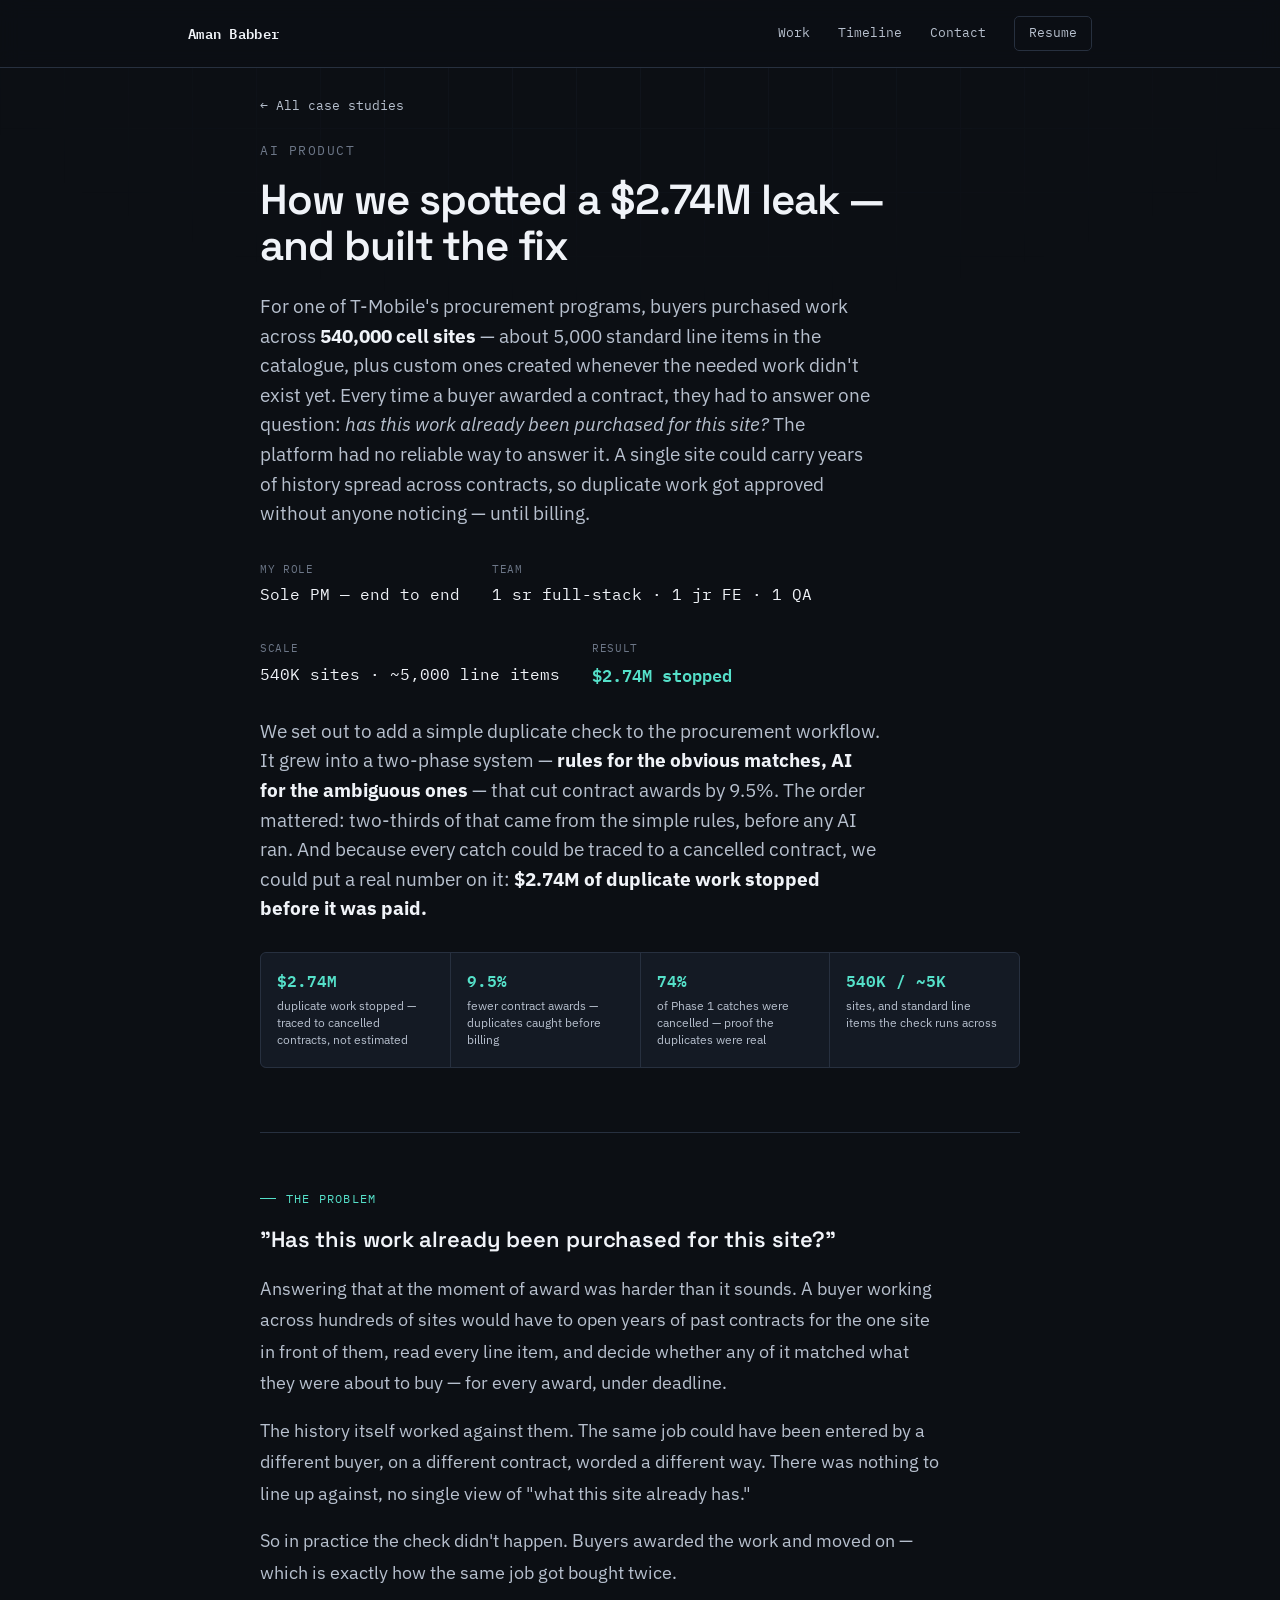
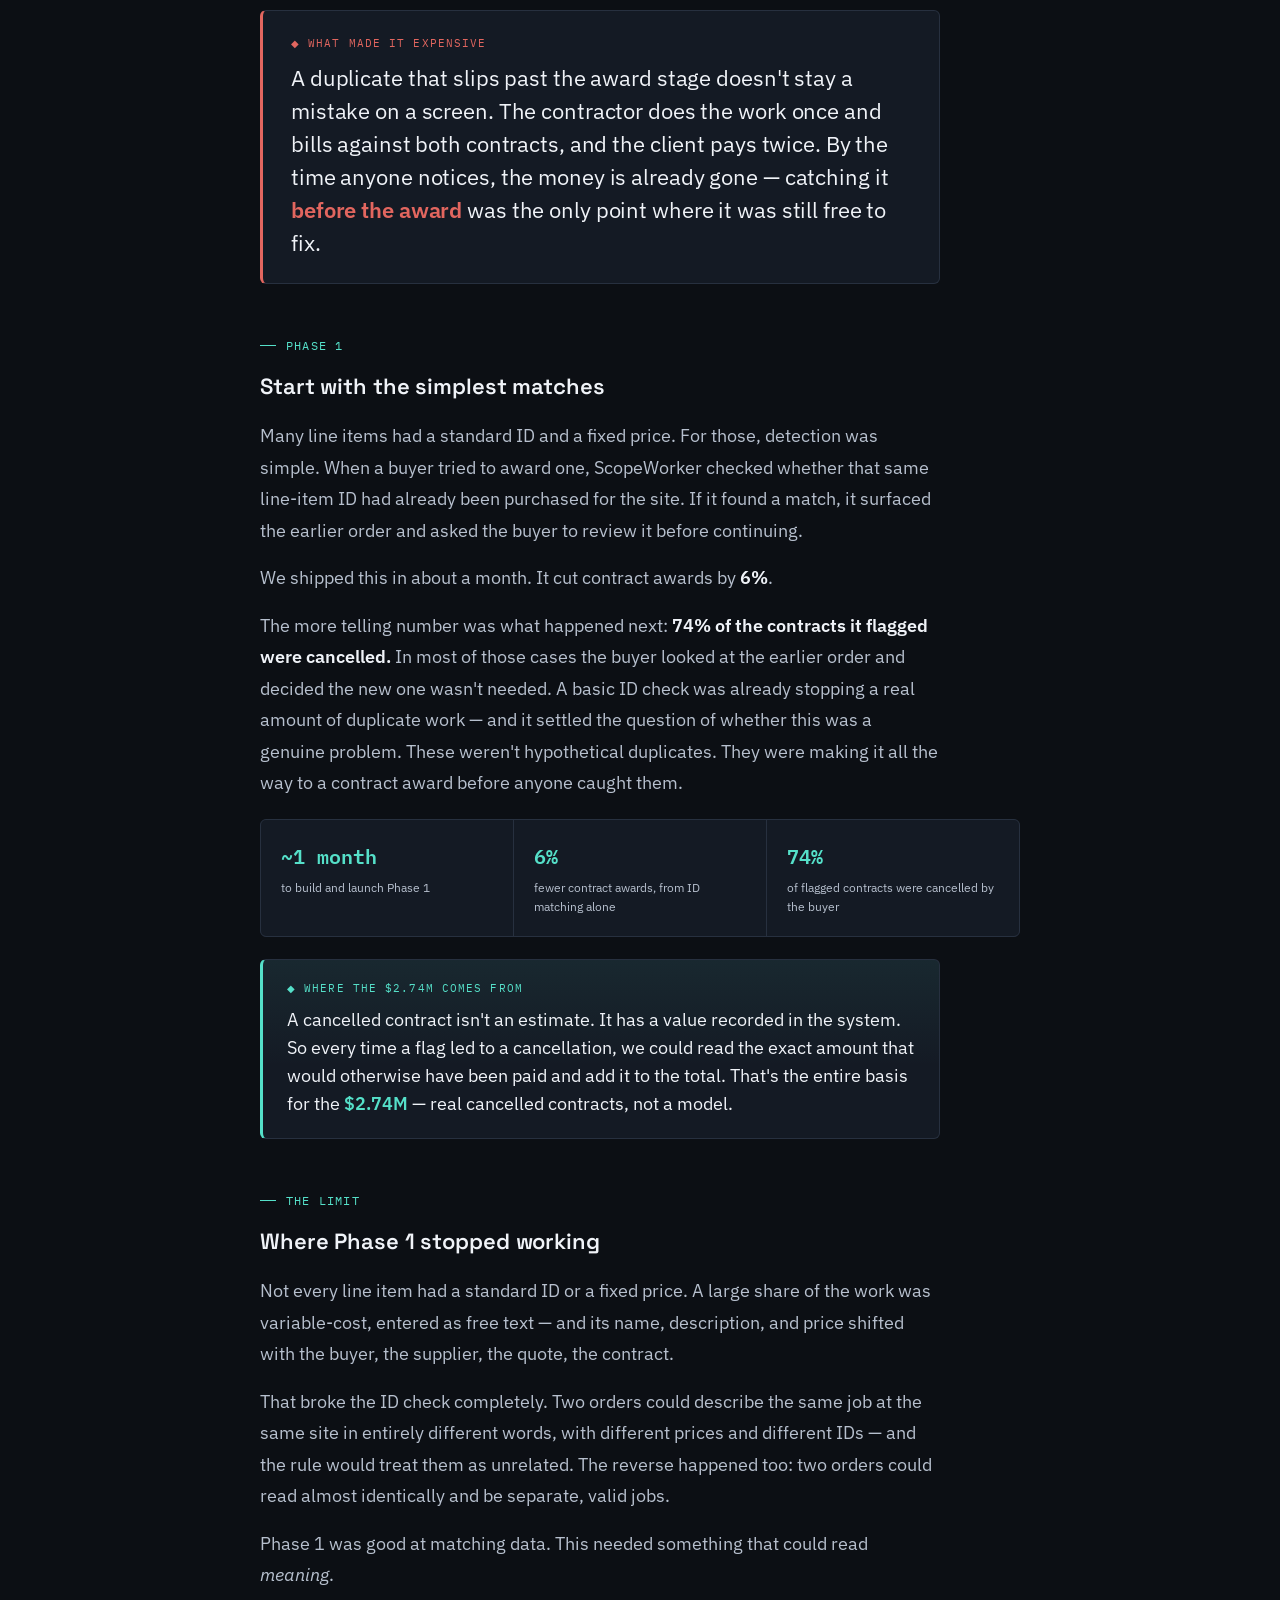
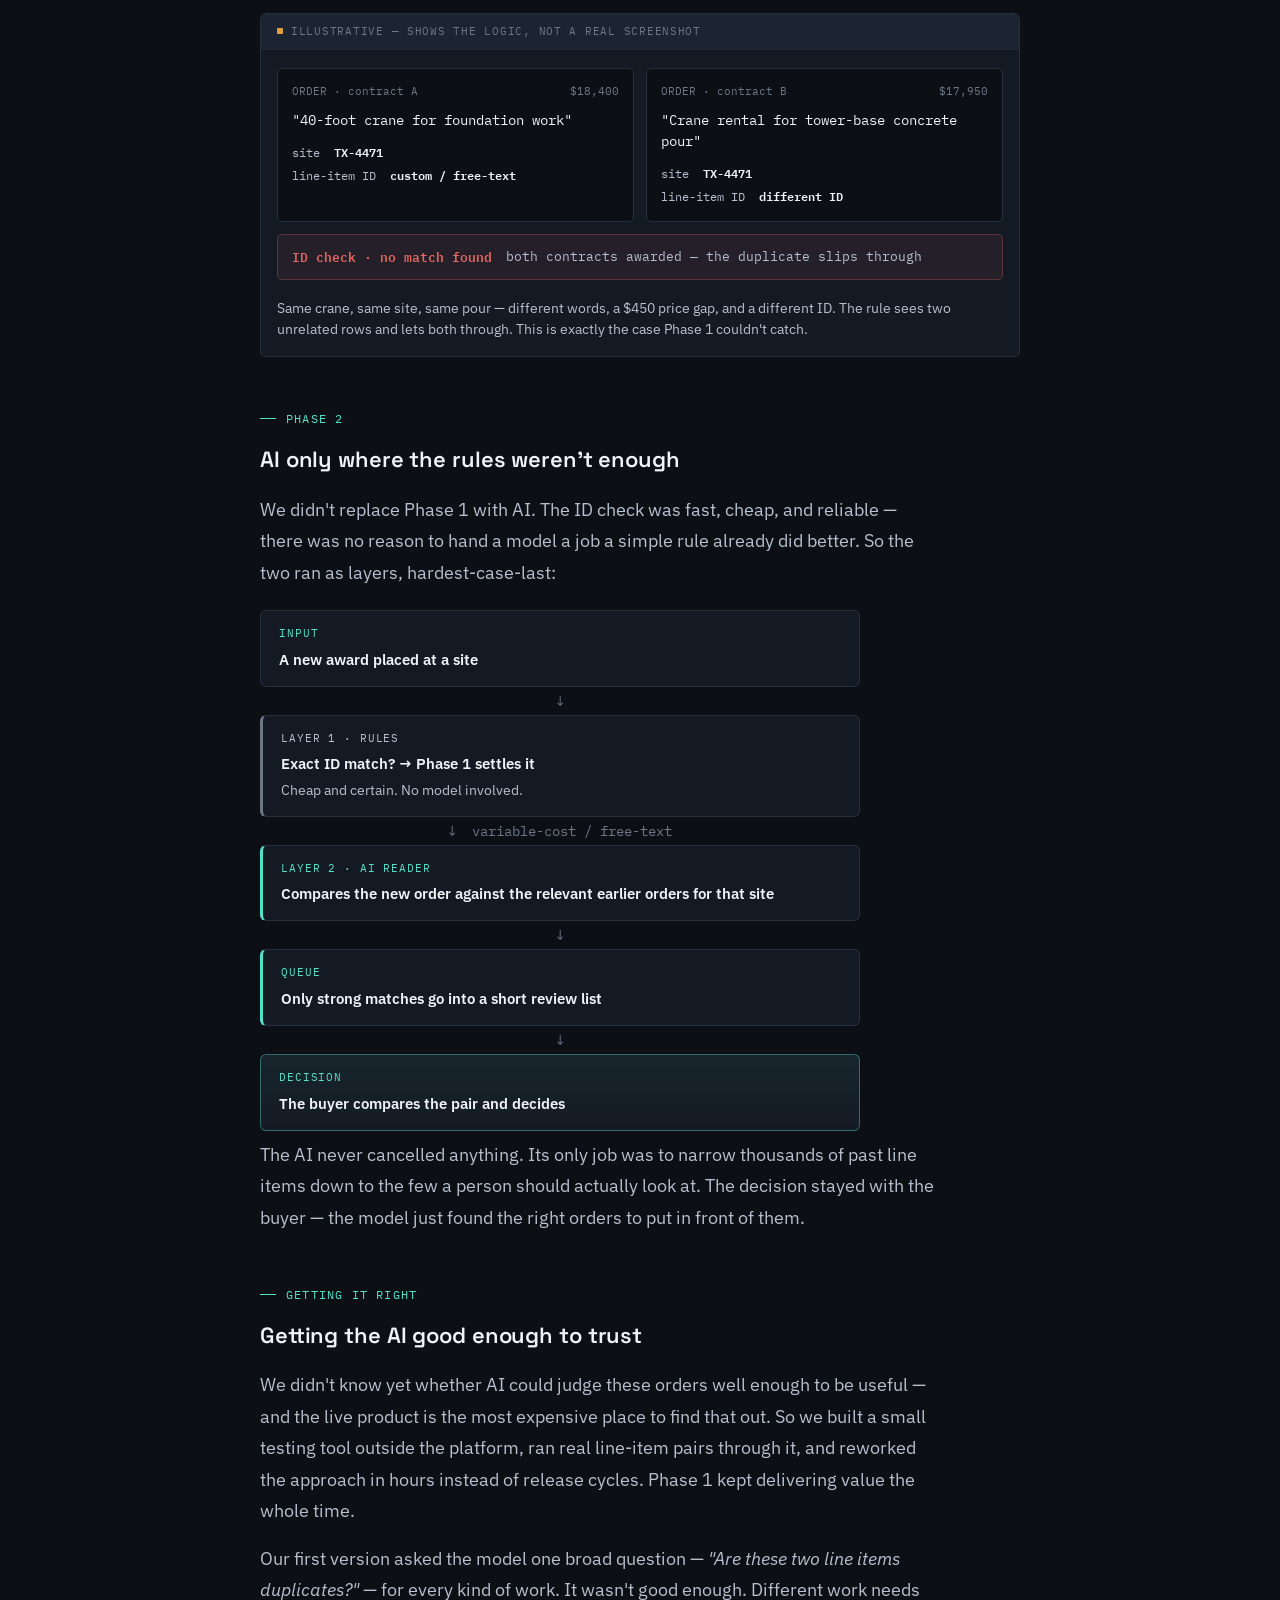
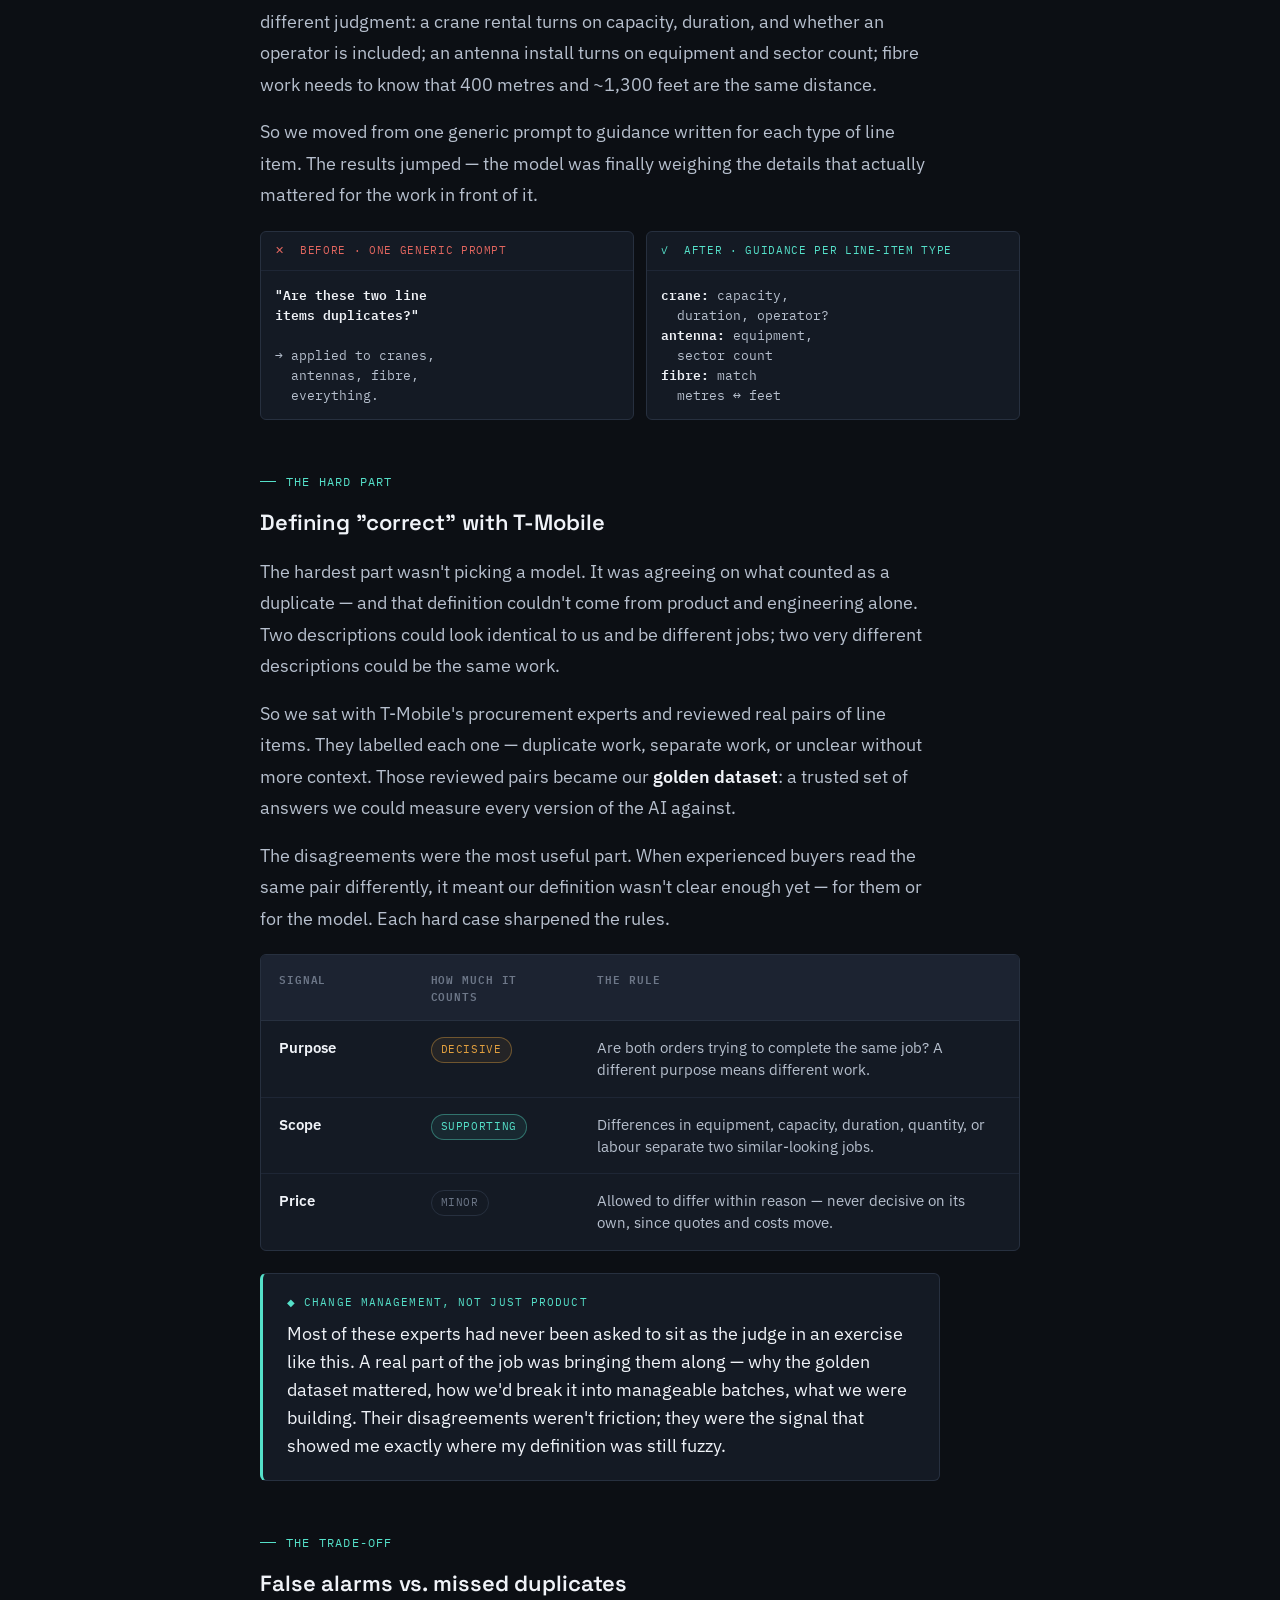
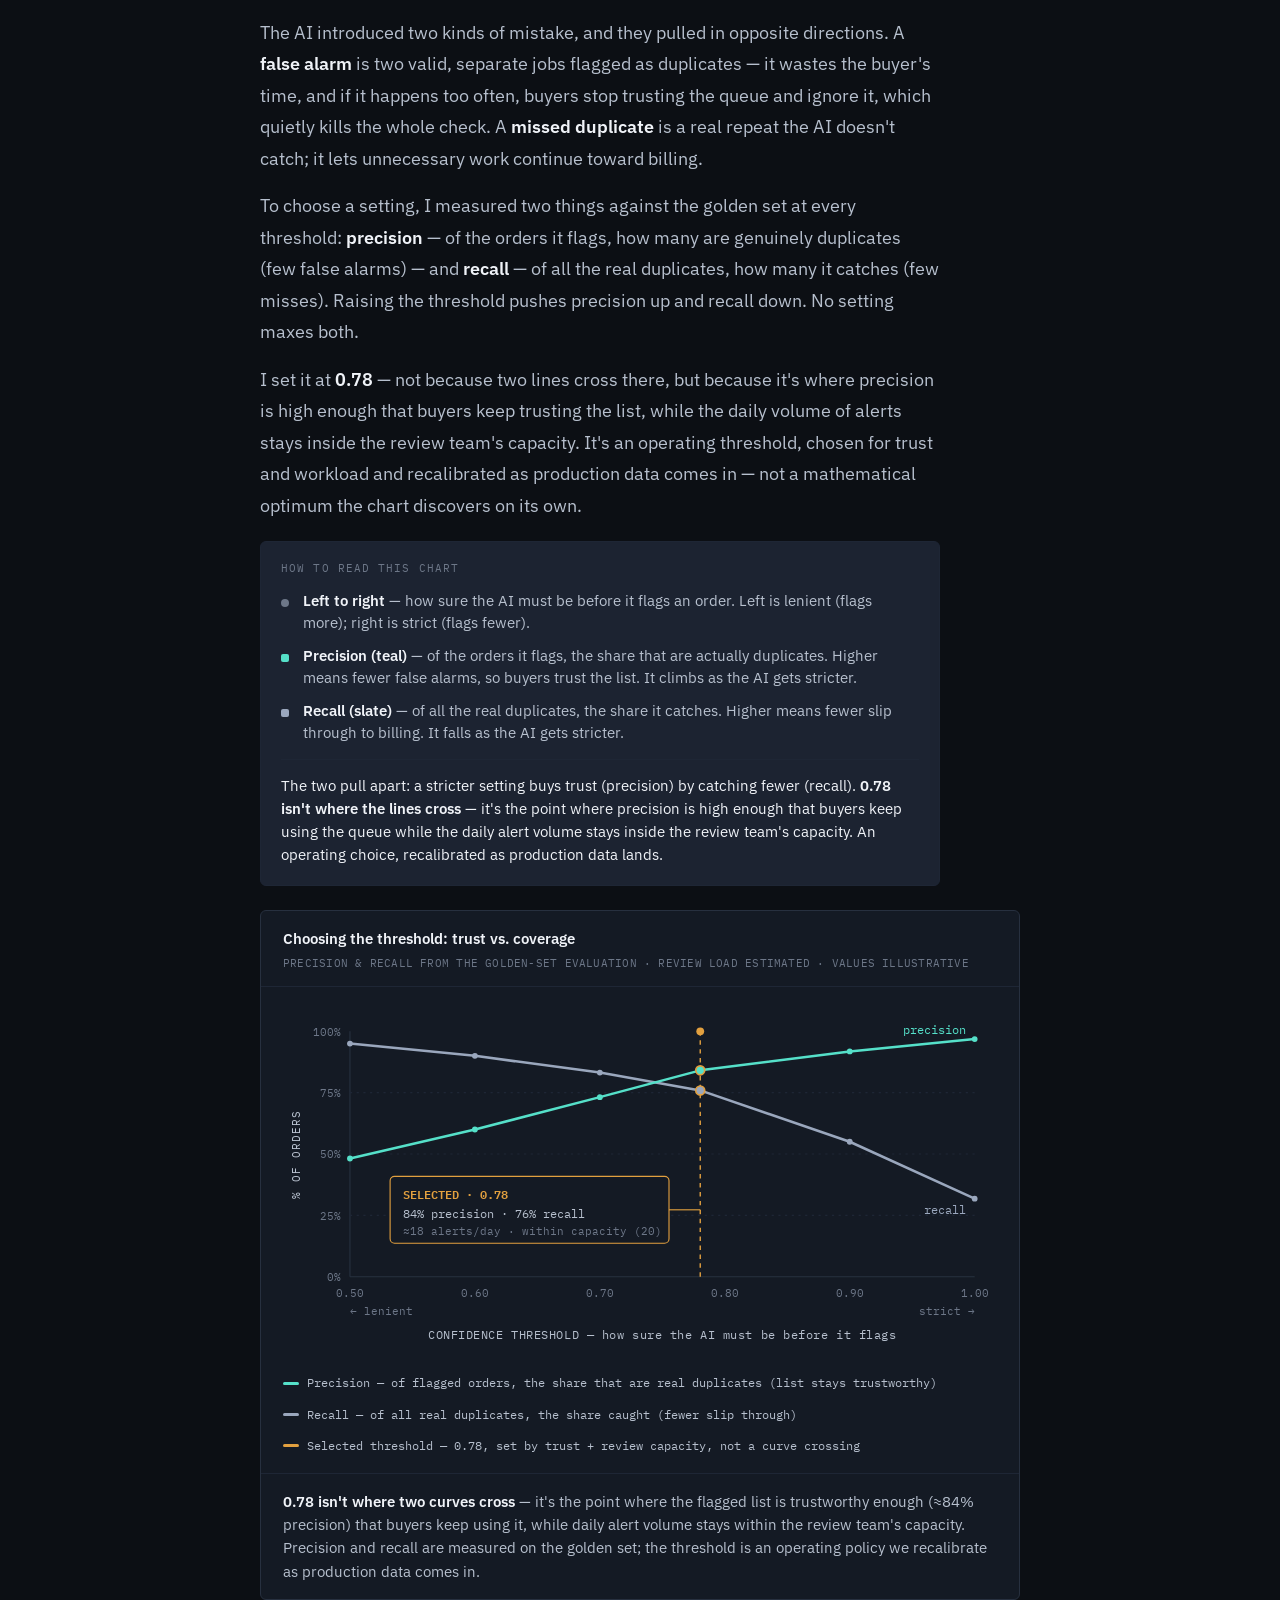
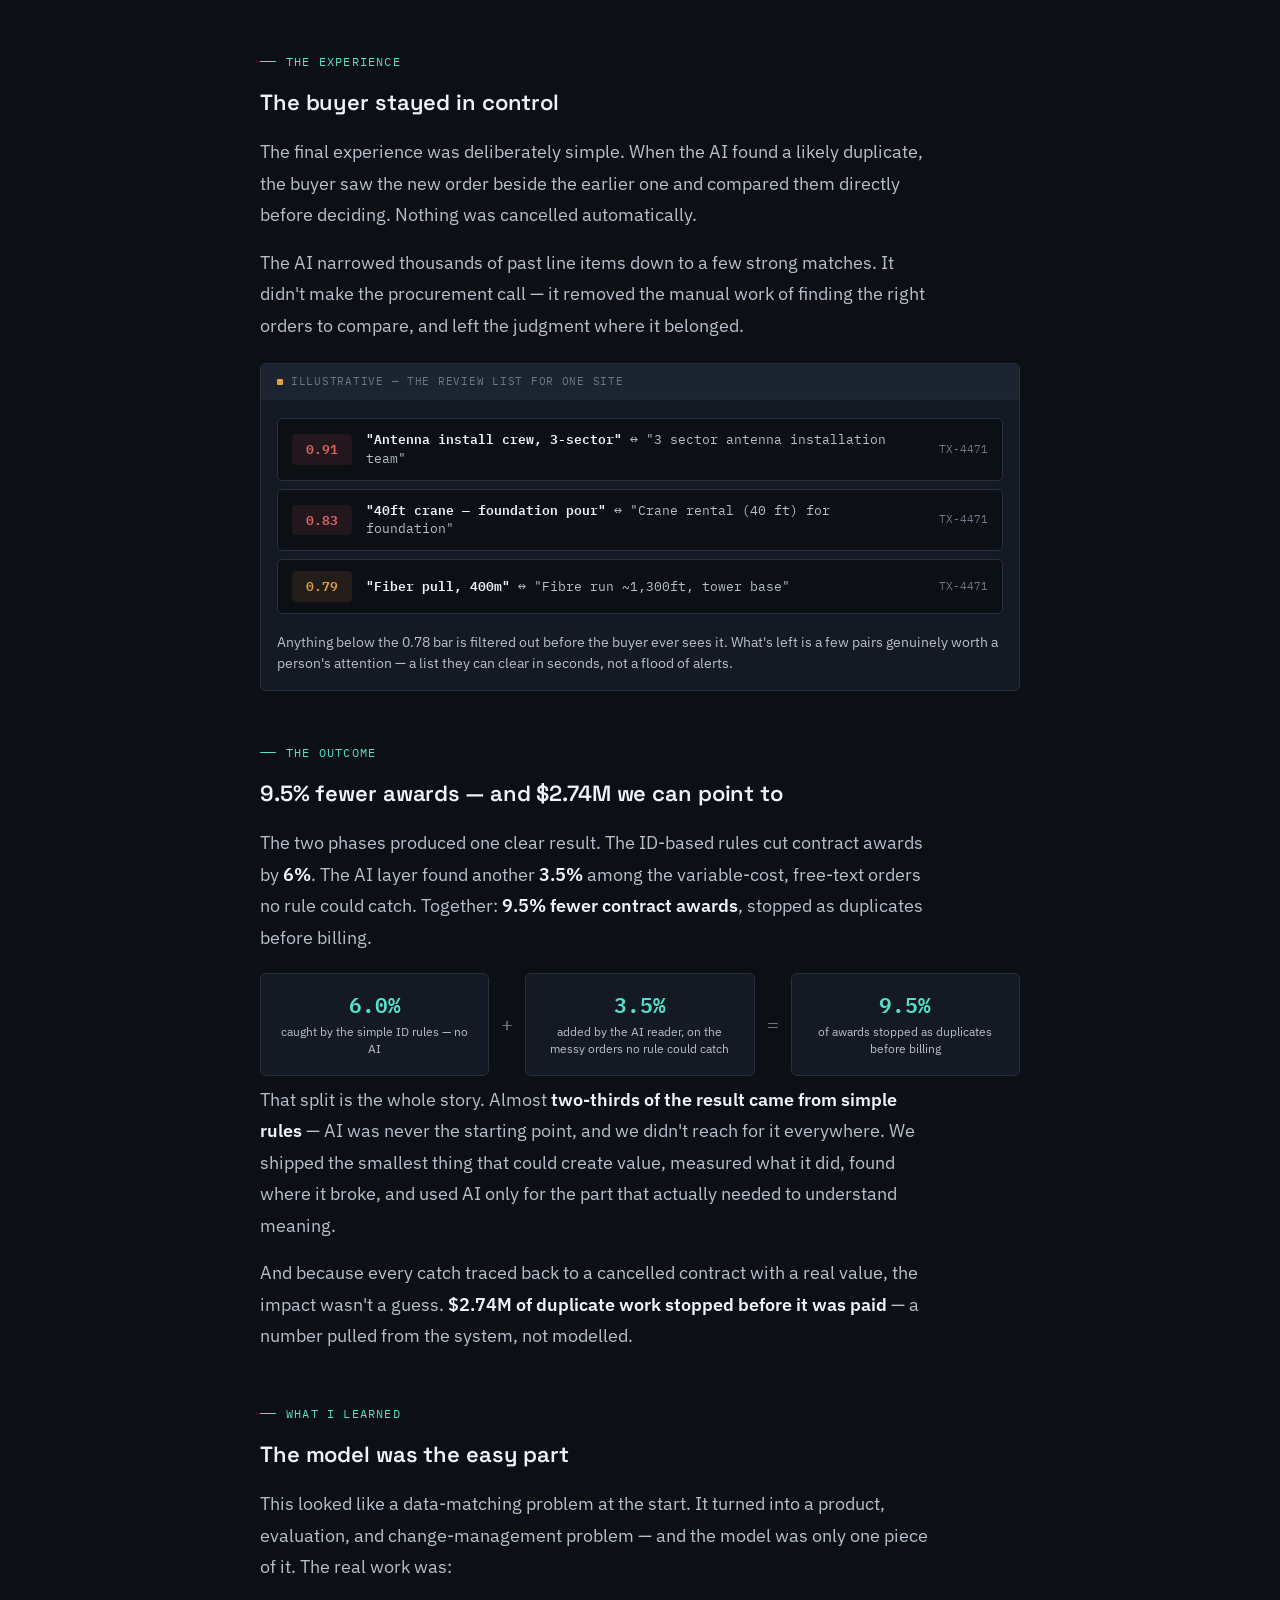
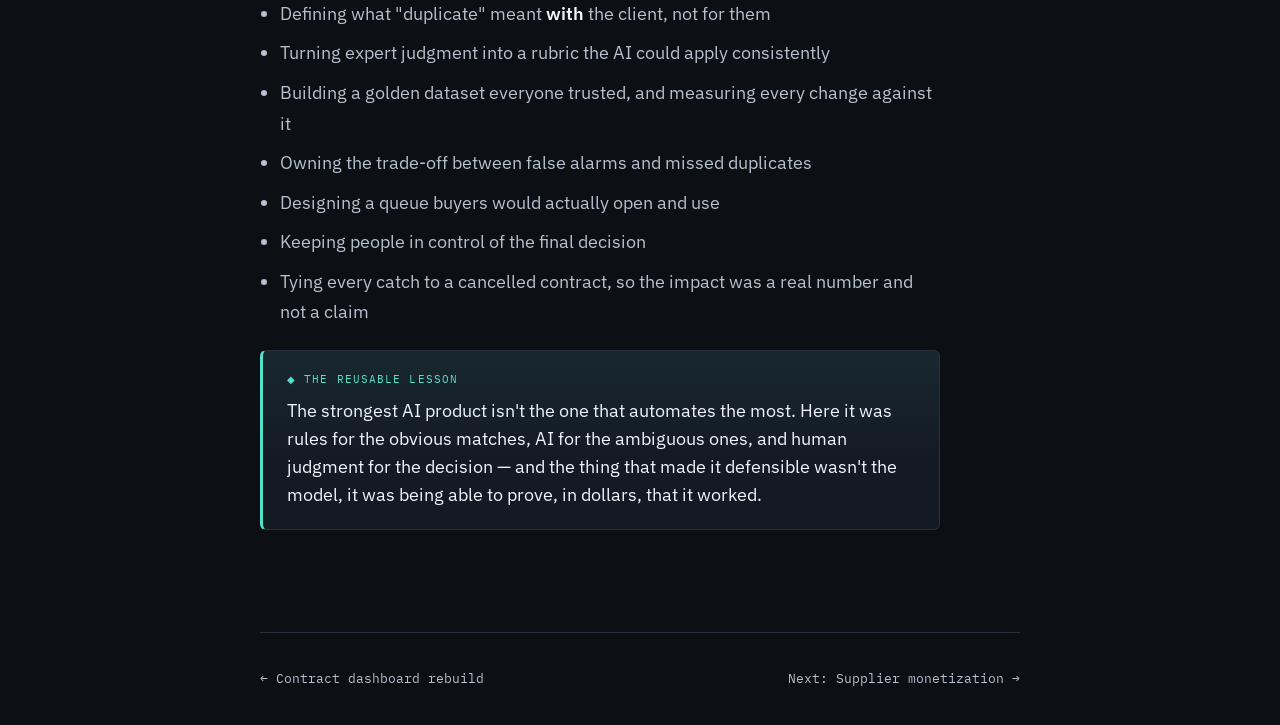
<file: case-2.html>
<!DOCTYPE html>
<html lang="en">
<head>
<meta charset="UTF-8">
<meta name="viewport" content="width=device-width, initial-scale=1.0">
<title>How we spotted a $2.74M leak — and built the fix — Aman</title>
<link rel="preconnect" href="https://fonts.googleapis.com">
<link rel="preconnect" href="https://fonts.gstatic.com" crossorigin>
<link href="https://fonts.googleapis.com/css2?family=IBM+Plex+Mono:wght@400;500;600;700&family=IBM+Plex+Sans:wght@400;500;600;700&family=Space+Grotesk:wght@500;600;700&display=swap" rel="stylesheet">
<link rel="stylesheet" href="styles.css?v=11">
</head>
<body>

<nav>
  <div class="nav-inner">
    <a class="logo" href="index.html">Aman Babber</a>
    <div class="nav-links">
      <a href="index.html#work">Work</a>
      <a href="index.html#timeline">Timeline</a>
      <a href="index.html#contact">Contact</a>
      <a class="btn nav-resume" href="assets/resume.pdf" target="_blank" rel="noopener">Resume</a>
    </div>
  </div>
</nav>

<div class="wrap-narrow breadcrumb">
  <a href="index.html">← All case studies</a>
</div>

<!-- ============ §1 HERO ============ -->
<header class="case-hero wrap-narrow">
  <div class="eyebrow">AI product</div>
  <h1>How we spotted a $2.74M leak — and built the fix</h1>
  <p class="dek">For one of T-Mobile's procurement programs, buyers purchased work across <strong style="color:var(--text);">540,000 cell sites</strong> — about 5,000 standard line items in the catalogue, plus custom ones created whenever the needed work didn't exist yet. Every time a buyer awarded a contract, they had to answer one question: <em>has this work already been purchased for this site?</em> The platform had no reliable way to answer it. A single site could carry years of history spread across contracts, so duplicate work got approved without anyone noticing — until billing.</p>

  <div class="case-meta">
    <div class="m-item"><div class="l">My role</div><div class="v">Sole PM — end to end</div></div>
    <div class="m-item"><div class="l">Team</div><div class="v">1 sr full-stack · 1 jr FE · 1 QA</div></div>
    <div class="m-item"><div class="l">Scale</div><div class="v">540K sites · ~5,000 line items</div></div>
    <div class="m-item"><div class="l">Result</div><div class="v hero-stat">$2.74M stopped</div></div>
  </div>

  <p class="dek" style="margin-top:28px;">We set out to add a simple duplicate check to the procurement workflow. It grew into a two-phase system — <strong style="color:var(--text);">rules for the obvious matches, AI for the ambiguous ones</strong> — that cut contract awards by 9.5%. The order mattered: two-thirds of that came from the simple rules, before any AI ran. And because every catch could be traced to a cancelled contract, we could put a real number on it: <strong style="color:var(--text);">$2.74M of duplicate work stopped before it was paid.</strong></p>

  <div class="impact-strip">
    <div class="imp"><div class="n">$2.74M</div><div class="l">duplicate work stopped — traced to cancelled contracts, not estimated</div></div>
    <div class="imp"><div class="n">9.5%</div><div class="l">fewer contract awards — duplicates caught before billing</div></div>
    <div class="imp"><div class="n">74%</div><div class="l">of Phase 1 catches were cancelled — proof the duplicates were real</div></div>
    <div class="imp"><div class="n">540K / ~5K</div><div class="l">sites, and standard line items the check runs across</div></div>
  </div>
</header>

<div class="case-body-page wrap-narrow">

  <!-- ============ §2 THE PROBLEM ============ -->
  <div class="cs-section">
    <div class="cs-label">The problem</div>
    <h2>"Has this work already been purchased for this site?"</h2>
    <p>Answering that at the moment of award was harder than it sounds. A buyer working across hundreds of sites would have to open years of past contracts for the one site in front of them, read every line item, and decide whether any of it matched what they were about to buy — for every award, under deadline.</p>
    <p>The history itself worked against them. The same job could have been entered by a different buyer, on a different contract, worded a different way. There was nothing to line up against, no single view of "what this site already has."</p>
    <p>So in practice the check didn't happen. Buyers awarded the work and moved on — which is exactly how the same job got bought twice.</p>

    <div class="callout warn">
      <div class="co-label">What made it expensive</div>
      <p>A duplicate that slips past the award stage doesn't stay a mistake on a screen. The contractor does the work once and bills against both contracts, and the client pays twice. By the time anyone notices, the money is already gone — catching it <strong>before the award</strong> was the only point where it was still free to fix.</p>
    </div>
  </div>

  <!-- ============ §3 PHASE 1 ============ -->
  <div class="cs-section">
    <div class="cs-label">Phase 1</div>
    <h2>Start with the simplest matches</h2>
    <p>Many line items had a standard ID and a fixed price. For those, detection was simple. When a buyer tried to award one, ScopeWorker checked whether that same line-item ID had already been purchased for the site. If it found a match, it surfaced the earlier order and asked the buyer to review it before continuing.</p>
    <p>We shipped this in about a month. It cut contract awards by <strong>6%</strong>.</p>
    <p>The more telling number was what happened next: <strong>74% of the contracts it flagged were cancelled.</strong> In most of those cases the buyer looked at the earlier order and decided the new one wasn't needed. A basic ID check was already stopping a real amount of duplicate work — and it settled the question of whether this was a genuine problem. These weren't hypothetical duplicates. They were making it all the way to a contract award before anyone caught them.</p>

    <div class="pull-stats">
      <div class="ps"><div class="n">~1 month</div><div class="l">to build and launch Phase 1</div></div>
      <div class="ps"><div class="n">6%</div><div class="l">fewer contract awards, from ID matching alone</div></div>
      <div class="ps"><div class="n">74%</div><div class="l">of flagged contracts were cancelled by the buyer</div></div>
    </div>

    <div class="callout key">
      <div class="co-label">Where the $2.74M comes from</div>
      <p>A cancelled contract isn't an estimate. It has a value recorded in the system. So every time a flag led to a cancellation, we could read the exact amount that would otherwise have been paid and add it to the total. That's the entire basis for the <strong>$2.74M</strong> — real cancelled contracts, not a model.</p>
    </div>
  </div>

  <!-- ============ §4 THE LIMIT ============ -->
  <div class="cs-section">
    <div class="cs-label">The limit</div>
    <h2>Where Phase 1 stopped working</h2>
    <p>Not every line item had a standard ID or a fixed price. A large share of the work was variable-cost, entered as free text — and its name, description, and price shifted with the buyer, the supplier, the quote, the contract.</p>
    <p>That broke the ID check completely. Two orders could describe the same job at the same site in entirely different words, with different prices and different IDs — and the rule would treat them as unrelated. The reverse happened too: two orders could read almost identically and be separate, valid jobs.</p>
    <p>Phase 1 was good at matching data. This needed something that could read <em>meaning</em>.</p>

    <div class="recon">
      <div class="recon-label">Illustrative — shows the logic, not a real screenshot</div>
      <div class="recon-body">
        <div class="compare">
          <div class="ord">
            <div class="ord-h"><span>ORDER · contract A</span><span>$18,400</span></div>
            <div class="ord-desc">"40-foot crane for foundation work"</div>
            <div class="ord-meta">
              <div>site &nbsp;<b>TX-4471</b></div>
              <div>line-item ID &nbsp;<b>custom / free-text</b></div>
            </div>
          </div>
          <div class="ord">
            <div class="ord-h"><span>ORDER · contract B</span><span>$17,950</span></div>
            <div class="ord-desc">"Crane rental for tower-base concrete pour"</div>
            <div class="ord-meta">
              <div>site &nbsp;<b>TX-4471</b></div>
              <div>line-item ID &nbsp;<b>different ID</b></div>
            </div>
          </div>
        </div>
        <div class="verdict" style="background:rgba(226,102,95,0.08); border-color:rgba(226,102,95,0.3);">
          <span class="v-score" style="color:var(--red);">ID check · no match found</span>
          <span class="v-tag">both contracts awarded — the duplicate slips through</span>
        </div>
      </div>
      <div class="recon-cap">Same crane, same site, same pour — different words, a $450 price gap, and a different ID. The rule sees two unrelated rows and lets both through. This is exactly the case Phase 1 couldn't catch.</div>
    </div>
  </div>

  <!-- ============ §5 PHASE 2 ============ -->
  <div class="cs-section">
    <div class="cs-label">Phase 2</div>
    <h2>AI only where the rules weren't enough</h2>
    <p>We didn't replace Phase 1 with AI. The ID check was fast, cheap, and reliable — there was no reason to hand a model a job a simple rule already did better. So the two ran as layers, hardest-case-last:</p>

    <div class="flow">
      <div class="flow-node"><div class="fn-k">Input</div><div class="fn-t">A new award placed at a site</div></div>
      <div class="flow-arrow">↓</div>
      <div class="flow-node l1"><div class="fn-k">Layer 1 · rules</div><div class="fn-t">Exact ID match? → Phase 1 settles it</div><div class="fn-d">Cheap and certain. No model involved.</div></div>
      <div class="flow-arrow">↓ &nbsp;variable-cost / free-text</div>
      <div class="flow-node l2"><div class="fn-k">Layer 2 · AI reader</div><div class="fn-t">Compares the new order against the relevant earlier orders for that site</div></div>
      <div class="flow-arrow">↓</div>
      <div class="flow-node l2"><div class="fn-k">Queue</div><div class="fn-t">Only strong matches go into a short review list</div></div>
      <div class="flow-arrow">↓</div>
      <div class="flow-node terminal"><div class="fn-k">Decision</div><div class="fn-t">The buyer compares the pair and decides</div></div>
    </div>

    <p>The AI never cancelled anything. Its only job was to narrow thousands of past line items down to the few a person should actually look at. The decision stayed with the buyer — the model just found the right orders to put in front of them.</p>
  </div>

  <!-- ============ §6 GETTING THE AI GOOD ENOUGH ============ -->
  <div class="cs-section">
    <div class="cs-label">Getting it right</div>
    <h2>Getting the AI good enough to trust</h2>
    <p>We didn't know yet whether AI could judge these orders well enough to be useful — and the live product is the most expensive place to find that out. So we built a small testing tool outside the platform, ran real line-item pairs through it, and reworked the approach in hours instead of release cycles. Phase 1 kept delivering value the whole time.</p>
    <p>Our first version asked the model one broad question — <em>"Are these two line items duplicates?"</em> — for every kind of work. It wasn't good enough. Different work needs different judgment: a crane rental turns on capacity, duration, and whether an operator is included; an antenna install turns on equipment and sector count; fibre work needs to know that 400 metres and ~1,300 feet are the same distance.</p>
    <p>So we moved from one generic prompt to guidance written for each type of line item. The results jumped — the model was finally weighing the details that actually mattered for the work in front of it.</p>

    <div class="prompt-evo">
      <div class="pe before">
        <div class="pe-h">✕ &nbsp;before · one generic prompt</div>
        <div class="pe-code"><span class="k">"Are these two line
items duplicates?"</span>

→ applied to cranes,
  antennas, fibre,
  everything.</div>
      </div>
      <div class="pe after">
        <div class="pe-h">✓ &nbsp;after · guidance per line-item type</div>
        <div class="pe-code"><span class="k">crane:</span> capacity,
  duration, operator?
<span class="k">antenna:</span> equipment,
  sector count
<span class="k">fibre:</span> match
  metres ↔ feet</div>
      </div>
    </div>
  </div>

  <!-- ============ §7 DEFINING "CORRECT" ============ -->
  <div class="cs-section">
    <div class="cs-label">The hard part</div>
    <h2>Defining "correct" with T-Mobile</h2>
    <p>The hardest part wasn't picking a model. It was agreeing on what counted as a duplicate — and that definition couldn't come from product and engineering alone. Two descriptions could look identical to us and be different jobs; two very different descriptions could be the same work.</p>
    <p>So we sat with T-Mobile's procurement experts and reviewed real pairs of line items. They labelled each one — duplicate work, separate work, or unclear without more context. Those reviewed pairs became our <strong>golden dataset</strong>: a trusted set of answers we could measure every version of the AI against.</p>
    <p>The disagreements were the most useful part. When experienced buyers read the same pair differently, it meant our definition wasn't clear enough yet — for them or for the model. Each hard case sharpened the rules.</p>

    <div class="cs-table-wrap">
      <table class="cs-table">
        <colgroup>
          <col style="width:20%"><col style="width:22%"><col style="width:58%">
        </colgroup>
        <thead>
          <tr><th>Signal</th><th>How much it counts</th><th>The rule</th></tr>
        </thead>
        <tbody>
          <tr><td><span class="cell-lead">Purpose</span></td><td><span class="weight primary">Decisive</span></td><td>Are both orders trying to complete the same job? A different purpose means different work.</td></tr>
          <tr><td><span class="cell-lead">Scope</span></td><td><span class="weight secondary">Supporting</span></td><td>Differences in equipment, capacity, duration, quantity, or labour separate two similar-looking jobs.</td></tr>
          <tr><td><span class="cell-lead">Price</span></td><td><span class="weight weak">Minor</span></td><td>Allowed to differ within reason — never decisive on its own, since quotes and costs move.</td></tr>
        </tbody>
      </table>
    </div>

    <div class="callout">
      <div class="co-label">Change management, not just product</div>
      <p>Most of these experts had never been asked to sit as the judge in an exercise like this. A real part of the job was bringing them along — why the golden dataset mattered, how we'd break it into manageable batches, what we were building. Their disagreements weren't friction; they were the signal that showed me exactly where my definition was still fuzzy.</p>
    </div>
  </div>

  <!-- ============ §8 THE TRADE-OFF ============ -->
  <div class="cs-section">
    <div class="cs-label">The trade-off</div>
    <h2>False alarms vs. missed duplicates</h2>
    <p>The AI introduced two kinds of mistake, and they pulled in opposite directions. A <strong>false alarm</strong> is two valid, separate jobs flagged as duplicates — it wastes the buyer's time, and if it happens too often, buyers stop trusting the queue and ignore it, which quietly kills the whole check. A <strong>missed duplicate</strong> is a real repeat the AI doesn't catch; it lets unnecessary work continue toward billing.</p>
    <p>To choose a setting, I measured two things against the golden set at every threshold: <strong>precision</strong> — of the orders it flags, how many are genuinely duplicates (few false alarms) — and <strong>recall</strong> — of all the real duplicates, how many it catches (few misses). Raising the threshold pushes precision up and recall down. No setting maxes both.</p>
    <p>I set it at <strong>0.78</strong> — not because two lines cross there, but because it's where precision is high enough that buyers keep trusting the list, while the daily volume of alerts stays inside the review team's capacity. It's an operating threshold, chosen for trust and workload and recalibrated as production data comes in — not a mathematical optimum the chart discovers on its own.</p>

    <div class="read-guide">
      <div class="rg-label">How to read this chart</div>
      <ul>
        <li class="rg-x"><span class="axis">Left to right</span> — how sure the AI must be before it flags an order. Left is lenient (flags more); right is strict (flags fewer).</li>
        <li class="rg-fn"><span class="axis">Precision (teal)</span> — of the orders it flags, the share that are actually duplicates. Higher means fewer false alarms, so buyers trust the list. It climbs as the AI gets stricter.</li>
        <li class="rg-rec"><span class="axis">Recall (slate)</span> — of all the real duplicates, the share it catches. Higher means fewer slip through to billing. It falls as the AI gets stricter.</li>
      </ul>
      <p>The two pull apart: a stricter setting buys trust (precision) by catching fewer (recall). <strong>0.78 isn't where the lines cross</strong> — it's the point where precision is high enough that buyers keep using the queue while the daily alert volume stays inside the review team's capacity. An operating choice, recalibrated as production data lands.</p>
    </div>

    <div class="cs-chart">
      <div class="chart-head">
        <div class="chart-title">Choosing the threshold: trust vs. coverage</div>
        <div class="chart-sub">Precision &amp; recall from the golden-set evaluation · review load estimated · values illustrative</div>
      </div>
      <svg viewBox="0 0 640 312" xmlns="http://www.w3.org/2000/svg" role="img" aria-label="Precision rises and recall falls as the confidence threshold increases from 0.50 to 1.00. The selected threshold 0.78 is marked, where precision is about 84 percent and recall about 76 percent, generating roughly 18 alerts per day within the review team capacity of 20. The point is chosen for trust and workload, not because the two lines cross.">
        <text x="15" y="130" transform="rotate(-90 15 130)" text-anchor="middle" fill="#B7C0CE" font-family="IBM Plex Mono, monospace" font-size="10" letter-spacing="1">% OF ORDERS</text>
        <g stroke="#27303F" stroke-width="1">
          <line x1="60" y1="20" x2="60" y2="240"/>
          <line x1="60" y1="240" x2="620" y2="240"/>
        </g>
        <g stroke="#1E2635" stroke-width="1" stroke-dasharray="2 4">
          <line x1="60" y1="75"  x2="620" y2="75"/>
          <line x1="60" y1="130" x2="620" y2="130"/>
          <line x1="60" y1="185" x2="620" y2="185"/>
        </g>
        <g fill="#6D7788" font-family="IBM Plex Mono, monospace" font-size="10">
          <text x="52" y="24"  text-anchor="end">100%</text>
          <text x="52" y="79"  text-anchor="end">75%</text>
          <text x="52" y="134" text-anchor="end">50%</text>
          <text x="52" y="189" text-anchor="end">25%</text>
          <text x="52" y="244" text-anchor="end">0%</text>
        </g>
        <g fill="#6D7788" font-family="IBM Plex Mono, monospace" font-size="10">
          <text x="60"  y="258" text-anchor="middle">0.50</text>
          <text x="172" y="258" text-anchor="middle">0.60</text>
          <text x="284" y="258" text-anchor="middle">0.70</text>
          <text x="396" y="258" text-anchor="middle">0.80</text>
          <text x="508" y="258" text-anchor="middle">0.90</text>
          <text x="620" y="258" text-anchor="middle">1.00</text>
        </g>
        <g font-family="IBM Plex Mono, monospace" font-size="9.5" fill="#6D7788">
          <text x="60" y="274" text-anchor="start">← lenient</text>
          <text x="620" y="274" text-anchor="end">strict →</text>
        </g>
        <text x="340" y="296" text-anchor="middle" fill="#B7C0CE" font-family="IBM Plex Mono, monospace" font-size="10.5" letter-spacing="0.5">CONFIDENCE THRESHOLD — how sure the AI must be before it flags</text>

        <!-- selected threshold marker -->
        <line x1="374" y1="20" x2="374" y2="240" stroke="#e2a03f" stroke-width="1.25" stroke-dasharray="4 4"/>
        <circle cx="374" cy="20" r="3.5" fill="#e2a03f"/>

        <!-- recall line (falls) -->
        <polyline points="60,31 172,42 284,57 374,73 508,119 620,170" fill="none" stroke="#9AA7BD" stroke-width="2.25" stroke-linecap="round" stroke-linejoin="round"/>
        <g fill="#9AA7BD"><circle cx="60" cy="31" r="2.6"/><circle cx="172" cy="42" r="2.6"/><circle cx="284" cy="57" r="2.6"/><circle cx="508" cy="119" r="2.6"/><circle cx="620" cy="170" r="2.6"/></g>
        <!-- precision line (rises) -->
        <polyline points="60,134 172,108 284,79 374,55 508,38 620,27" fill="none" stroke="#55E0C9" stroke-width="2.25" stroke-linecap="round" stroke-linejoin="round"/>
        <g fill="#55E0C9"><circle cx="60" cy="134" r="2.6"/><circle cx="172" cy="108" r="2.6"/><circle cx="284" cy="79" r="2.6"/><circle cx="508" cy="38" r="2.6"/><circle cx="620" cy="27" r="2.6"/></g>

        <!-- highlighted points at 0.78 -->
        <circle cx="374" cy="55" r="4" fill="#55E0C9" stroke="#e2a03f" stroke-width="1.5"/>
        <circle cx="374" cy="73" r="4" fill="#9AA7BD" stroke="#e2a03f" stroke-width="1.5"/>

        <!-- line end labels -->
        <text x="612" y="22" text-anchor="end" fill="#55E0C9" font-family="IBM Plex Mono, monospace" font-size="11">precision</text>
        <text x="612" y="184" text-anchor="end" fill="#9AA7BD" font-family="IBM Plex Mono, monospace" font-size="11">recall</text>

        <!-- operating-point annotation -->
        <line x1="346" y1="180" x2="374" y2="180" stroke="#e2a03f" stroke-width="1"/>
        <rect x="96" y="150" width="250" height="60" rx="4" fill="#141A24" stroke="#e2a03f" stroke-width="1"/>
        <text x="108" y="170" text-anchor="start" fill="#e2a03f" font-family="IBM Plex Mono, monospace" font-size="11" font-weight="600">SELECTED · 0.78</text>
        <text x="108" y="187" text-anchor="start" fill="#B7C0CE" font-family="IBM Plex Mono, monospace" font-size="10.5">84% precision · 76% recall</text>
        <text x="108" y="203" text-anchor="start" fill="#6D7788" font-family="IBM Plex Mono, monospace" font-size="10">≈18 alerts/day · within capacity (20)</text>
      </svg>
      <div class="chart-legend">
        <div class="lg-item"><span class="sw" style="background:#55E0C9;"></span>Precision — of flagged orders, the share that are real duplicates (list stays trustworthy)</div>
        <div class="lg-item"><span class="sw" style="background:#9AA7BD;"></span>Recall — of all real duplicates, the share caught (fewer slip through)</div>
        <div class="lg-item"><span class="sw" style="background:#e2a03f;"></span>Selected threshold — 0.78, set by trust + review capacity, not a curve crossing</div>
      </div>
      <div class="chart-caption"><strong>0.78 isn't where two curves cross</strong> — it's the point where the flagged list is trustworthy enough (≈84% precision) that buyers keep using it, while daily alert volume stays within the review team's capacity. Precision and recall are measured on the golden set; the threshold is an operating policy we recalibrate as production data comes in.</div>
    </div>
  </div>

  <!-- ============ §9 THE BUYER STAYED IN CONTROL ============ -->
  <div class="cs-section">
    <div class="cs-label">The experience</div>
    <h2>The buyer stayed in control</h2>
    <p>The final experience was deliberately simple. When the AI found a likely duplicate, the buyer saw the new order beside the earlier one and compared them directly before deciding. Nothing was cancelled automatically.</p>
    <p>The AI narrowed thousands of past line items down to a few strong matches. It didn't make the procurement call — it removed the manual work of finding the right orders to compare, and left the judgment where it belonged.</p>

    <div class="recon">
      <div class="recon-label">Illustrative — the review list for one site</div>
      <div class="recon-body">
        <div class="queue">
          <div class="q-row"><div class="q-score hi">0.91</div><div class="q-pair"><b>"Antenna install crew, 3-sector"</b> ↔ "3 sector antenna installation team"</div><div class="q-site">TX-4471</div></div>
          <div class="q-row"><div class="q-score hi">0.83</div><div class="q-pair"><b>"40ft crane — foundation pour"</b> ↔ "Crane rental (40 ft) for foundation"</div><div class="q-site">TX-4471</div></div>
          <div class="q-row"><div class="q-score mid">0.79</div><div class="q-pair"><b>"Fiber pull, 400m"</b> ↔ "Fibre run ~1,300ft, tower base"</div><div class="q-site">TX-4471</div></div>
        </div>
      </div>
      <div class="recon-cap">Anything below the 0.78 bar is filtered out before the buyer ever sees it. What's left is a few pairs genuinely worth a person's attention — a list they can clear in seconds, not a flood of alerts.</div>
    </div>
  </div>

  <!-- ============ §10 THE OUTCOME ============ -->
  <div class="cs-section">
    <div class="cs-label">The outcome</div>
    <h2>9.5% fewer awards — and $2.74M we can point to</h2>
    <p>The two phases produced one clear result. The ID-based rules cut contract awards by <strong>6%</strong>. The AI layer found another <strong>3.5%</strong> among the variable-cost, free-text orders no rule could catch. Together: <strong>9.5% fewer contract awards</strong>, stopped as duplicates before billing.</p>

    <div class="econ">
      <div class="eq win"><div class="eq-n">6.0%</div><div class="eq-l">caught by the simple ID rules — no AI</div></div>
      <div class="op">+</div>
      <div class="eq win"><div class="eq-n">3.5%</div><div class="eq-l">added by the AI reader, on the messy orders no rule could catch</div></div>
      <div class="op">=</div>
      <div class="eq win"><div class="eq-n">9.5%</div><div class="eq-l">of awards stopped as duplicates before billing</div></div>
    </div>

    <p>That split is the whole story. Almost <strong>two-thirds of the result came from simple rules</strong> — AI was never the starting point, and we didn't reach for it everywhere. We shipped the smallest thing that could create value, measured what it did, found where it broke, and used AI only for the part that actually needed to understand meaning.</p>
    <p>And because every catch traced back to a cancelled contract with a real value, the impact wasn't a guess. <strong>$2.74M of duplicate work stopped before it was paid</strong> — a number pulled from the system, not modelled.</p>
  </div>

  <!-- ============ §11 WHAT I LEARNED ============ -->
  <div class="cs-section">
    <div class="cs-label">What I learned</div>
    <h2>The model was the easy part</h2>
    <p>This looked like a data-matching problem at the start. It turned into a product, evaluation, and change-management problem — and the model was only one piece of it. The real work was:</p>
    <ul>
      <li>Defining what "duplicate" meant <strong>with</strong> the client, not for them</li>
      <li>Turning expert judgment into a rubric the AI could apply consistently</li>
      <li>Building a golden dataset everyone trusted, and measuring every change against it</li>
      <li>Owning the trade-off between false alarms and missed duplicates</li>
      <li>Designing a queue buyers would actually open and use</li>
      <li>Keeping people in control of the final decision</li>
      <li>Tying every catch to a cancelled contract, so the impact was a real number and not a claim</li>
    </ul>

    <div class="callout key">
      <div class="co-label">The reusable lesson</div>
      <p>The strongest AI product isn't the one that automates the most. Here it was rules for the obvious matches, AI for the ambiguous ones, and human judgment for the decision — and the thing that made it defensible wasn't the model, it was being able to prove, in dollars, that it worked.</p>
    </div>
  </div>

</div>

<div class="wrap-narrow case-nav">
  <a href="case-1.html">← Contract dashboard rebuild</a>
  <a href="case-3.html">Next: Supplier monetization →</a>
</div>

</body>
</html>
</file>
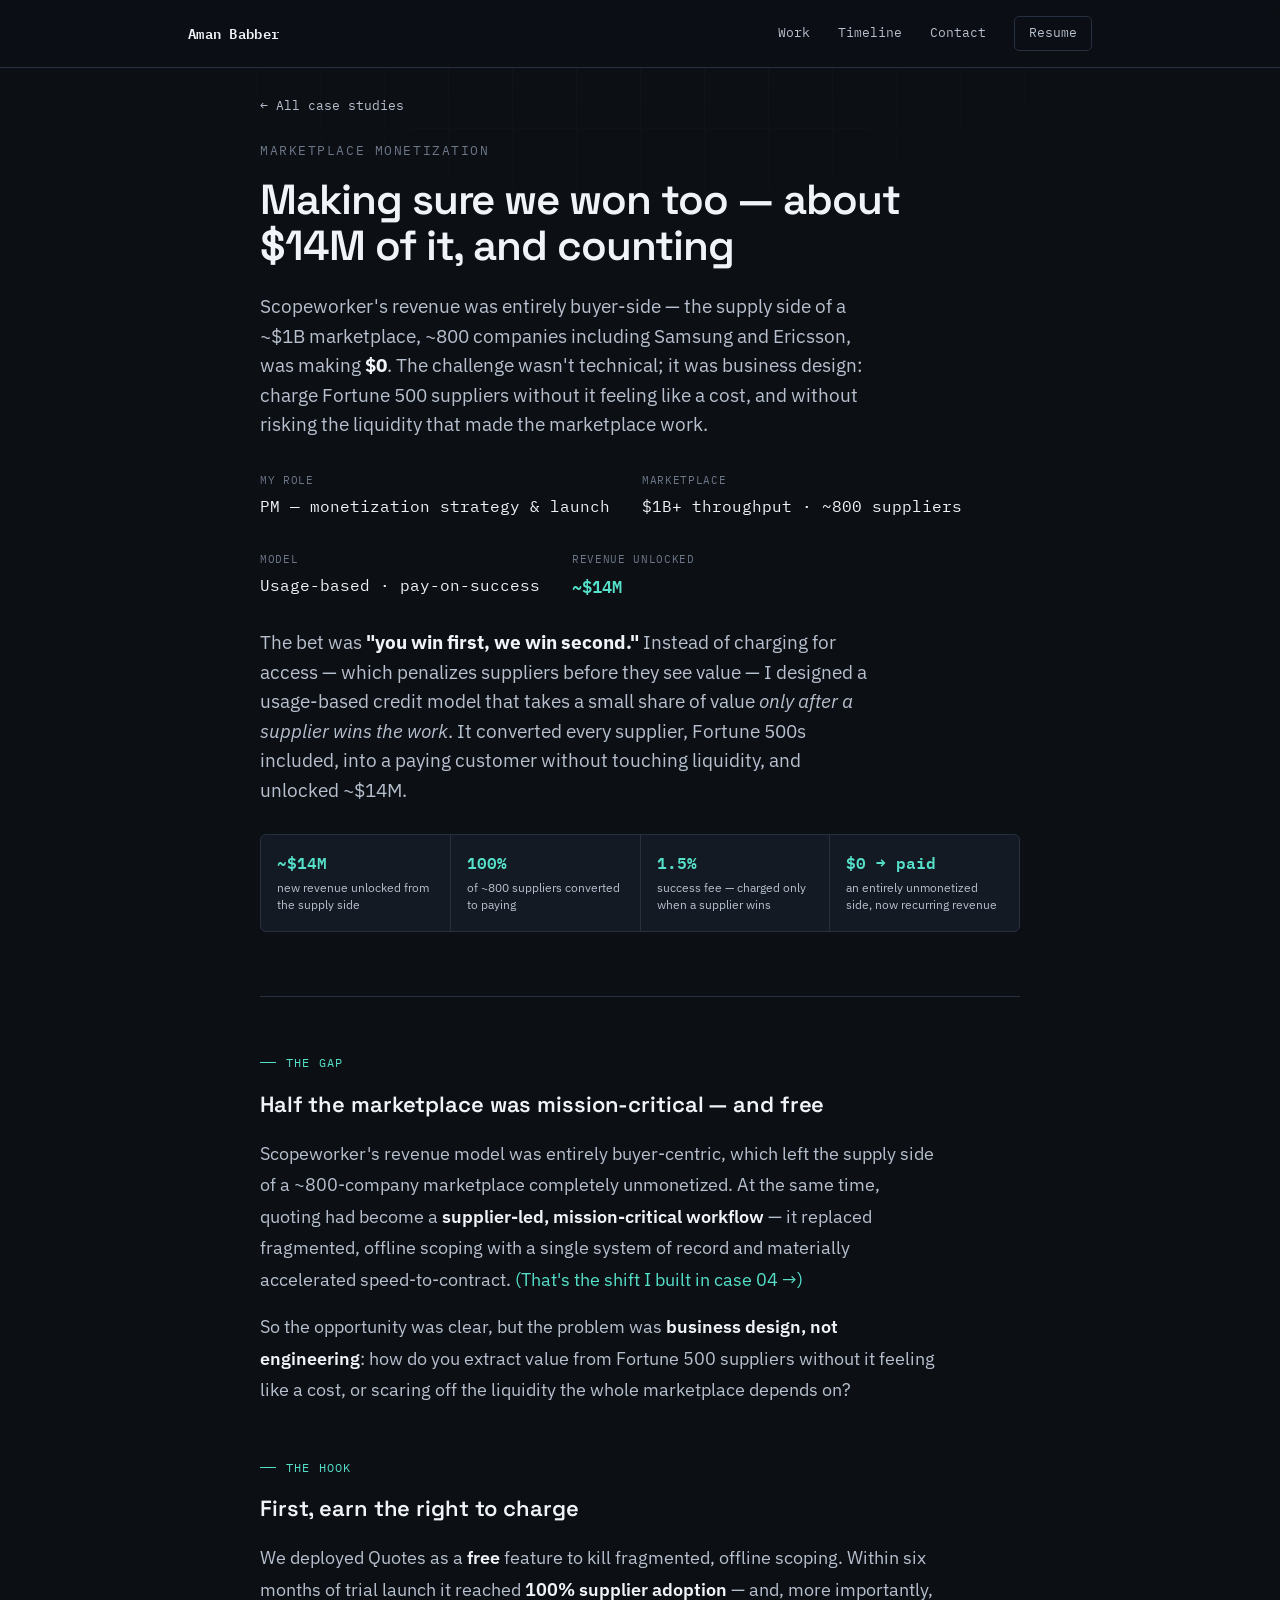
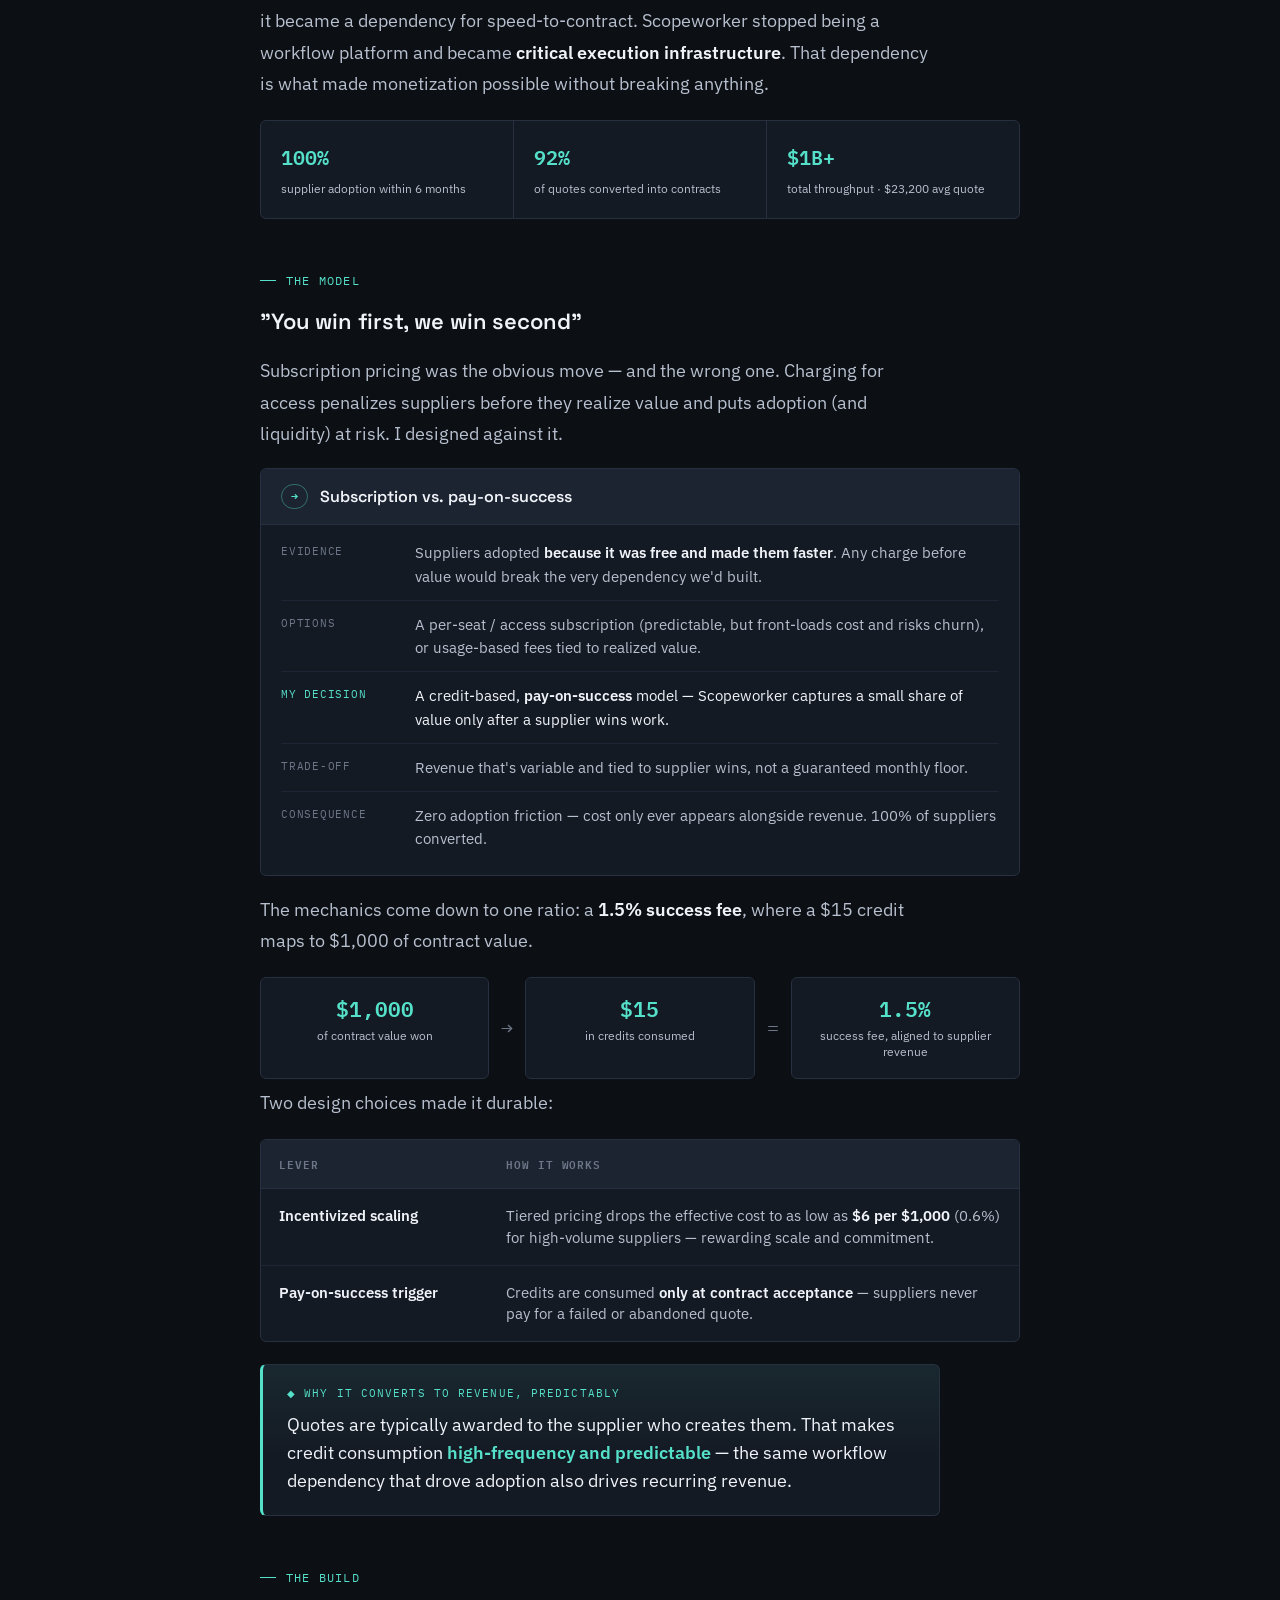
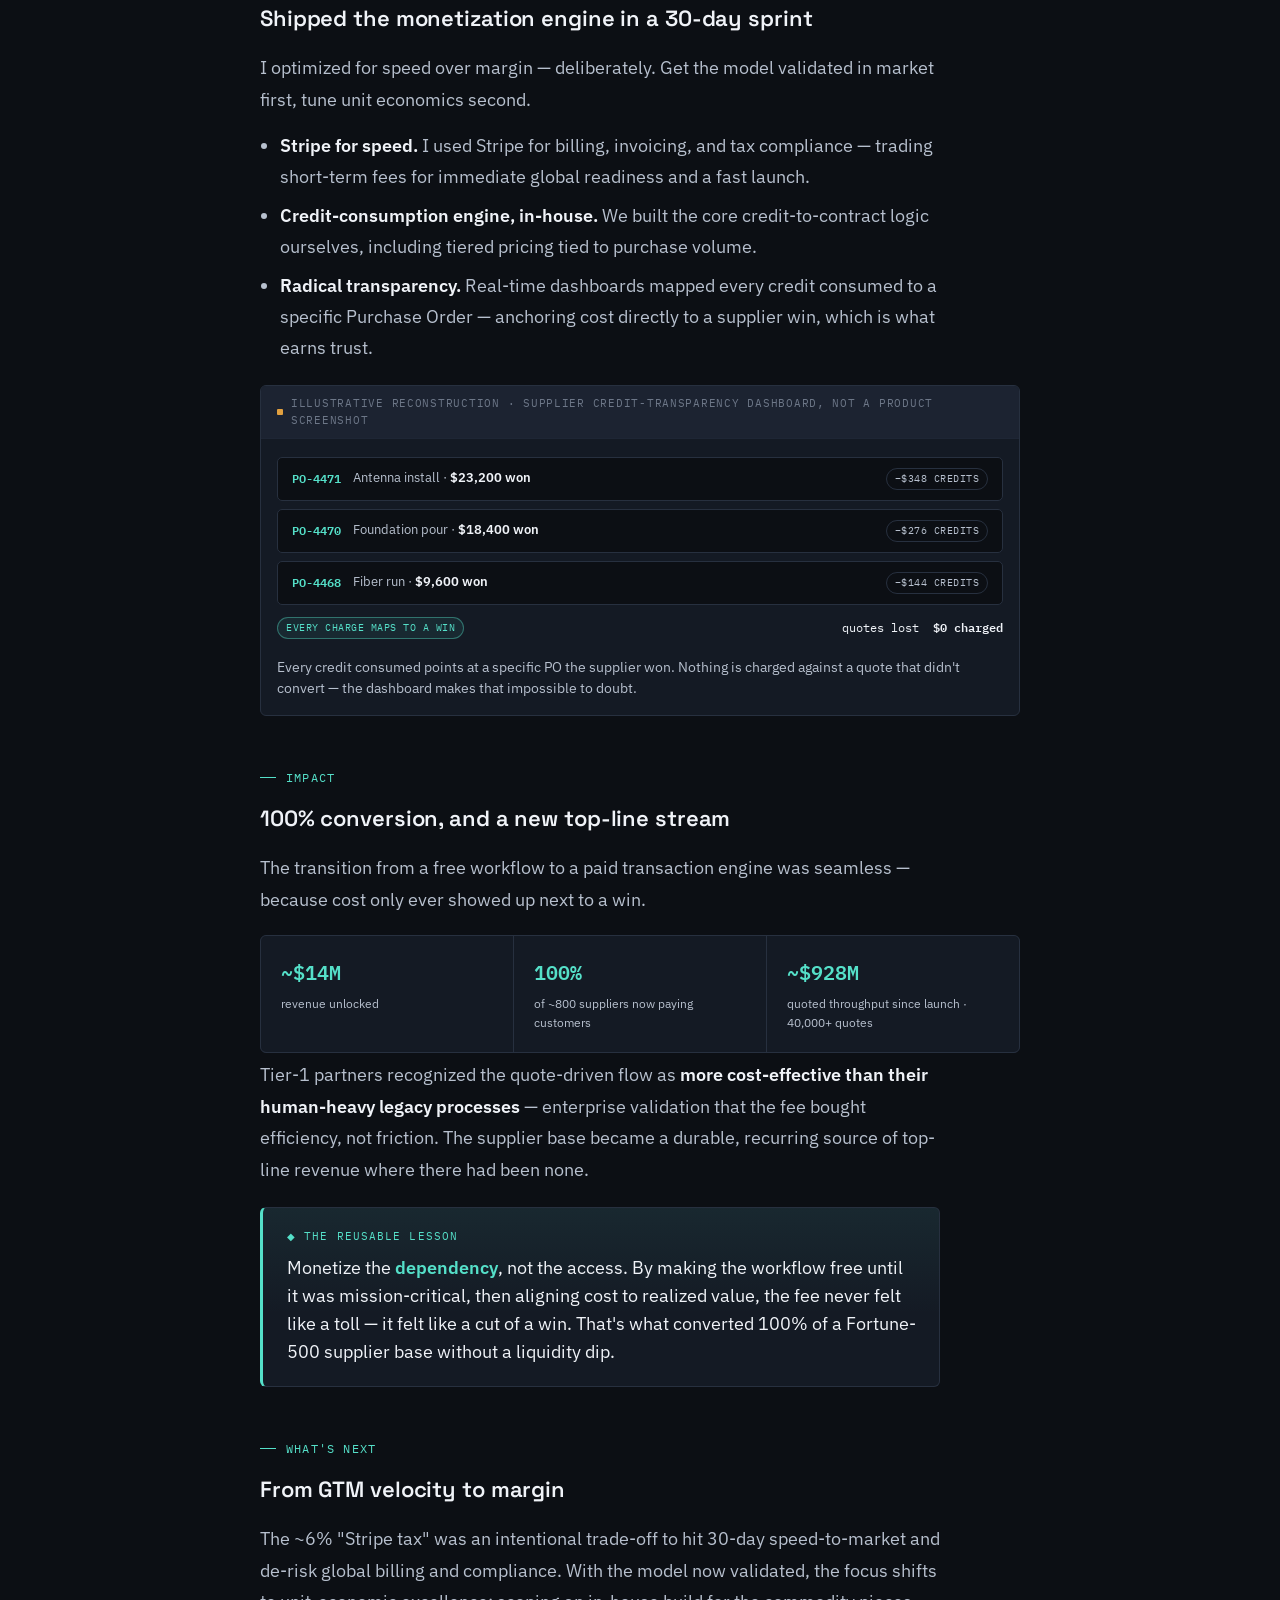
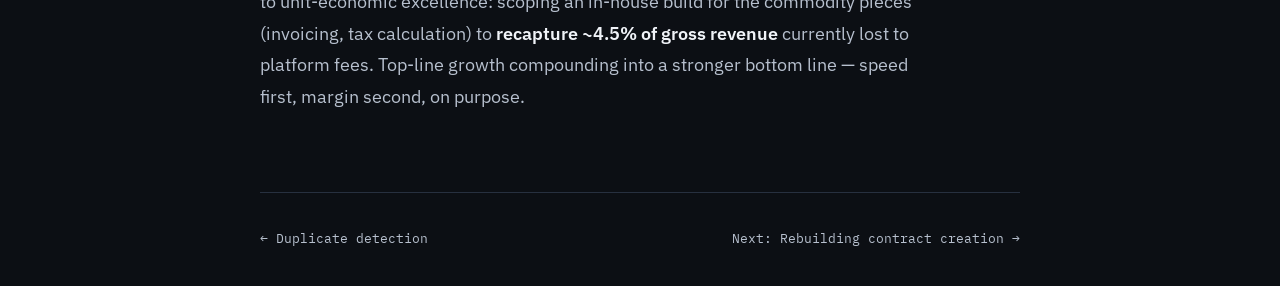
<file: case-3.html>
<!DOCTYPE html>
<html lang="en">
<head>
<meta charset="UTF-8">
<meta name="viewport" content="width=device-width, initial-scale=1.0">
<title>Making sure we won too — about $14M of it, and counting — Aman</title>
<link rel="preconnect" href="https://fonts.googleapis.com">
<link rel="preconnect" href="https://fonts.gstatic.com" crossorigin>
<link href="https://fonts.googleapis.com/css2?family=IBM+Plex+Mono:wght@400;500;600;700&family=IBM+Plex+Sans:wght@400;500;600;700&family=Space+Grotesk:wght@500;600;700&display=swap" rel="stylesheet">
<link rel="stylesheet" href="styles.css?v=11">
</head>
<body>

<nav>
  <div class="nav-inner">
    <a class="logo" href="index.html">Aman Babber</a>
    <div class="nav-links">
      <a href="index.html#work">Work</a>
      <a href="index.html#timeline">Timeline</a>
      <a href="index.html#contact">Contact</a>
      <a class="btn nav-resume" href="assets/resume.pdf" target="_blank" rel="noopener">Resume</a>
    </div>
  </div>
</nav>

<div class="wrap-narrow breadcrumb">
  <a href="index.html">← All case studies</a>
</div>

<header class="case-hero wrap-narrow">
  <div class="eyebrow">Marketplace monetization</div>
  <h1>Making sure we won too — about $14M of it, and counting</h1>
  <p class="dek">Scopeworker's revenue was entirely buyer-side — the supply side of a ~$1B marketplace, ~800 companies including Samsung and Ericsson, was making <strong style="color:var(--text);">$0</strong>. The challenge wasn't technical; it was business design: charge Fortune 500 suppliers without it feeling like a cost, and without risking the liquidity that made the marketplace work.</p>

  <div class="case-meta">
    <div class="m-item"><div class="l">My role</div><div class="v">PM — monetization strategy & launch</div></div>
    <div class="m-item"><div class="l">Marketplace</div><div class="v">$1B+ throughput · ~800 suppliers</div></div>
    <div class="m-item"><div class="l">Model</div><div class="v">Usage-based · pay-on-success</div></div>
    <div class="m-item"><div class="l">Revenue unlocked</div><div class="v hero-stat">~$14M</div></div>
  </div>

  <p class="dek" style="margin-top:28px;">The bet was <strong style="color:var(--text);">"you win first, we win second."</strong> Instead of charging for access — which penalizes suppliers before they see value — I designed a usage-based credit model that takes a small share of value <em>only after a supplier wins the work</em>. It converted every supplier, Fortune 500s included, into a paying customer without touching liquidity, and unlocked ~$14M.</p>

  <div class="impact-strip">
    <div class="imp"><div class="n">~$14M</div><div class="l">new revenue unlocked from the supply side</div></div>
    <div class="imp"><div class="n">100%</div><div class="l">of ~800 suppliers converted to paying</div></div>
    <div class="imp"><div class="n">1.5%</div><div class="l">success fee — charged only when a supplier wins</div></div>
    <div class="imp"><div class="n">$0 → paid</div><div class="l">an entirely unmonetized side, now recurring revenue</div></div>
  </div>
</header>

<div class="case-body-page wrap-narrow">

  <div class="cs-section">
    <div class="cs-label">The gap</div>
    <h2>Half the marketplace was mission-critical — and free</h2>
    <p>Scopeworker's revenue model was entirely buyer-centric, which left the supply side of a ~800-company marketplace completely unmonetized. At the same time, quoting had become a <strong>supplier-led, mission-critical workflow</strong> — it replaced fragmented, offline scoping with a single system of record and materially accelerated speed-to-contract. <a href="case-4.html" style="color:var(--teal);">(That's the shift I built in case 04 →)</a></p>
    <p>So the opportunity was clear, but the problem was <strong>business design, not engineering</strong>: how do you extract value from Fortune 500 suppliers without it feeling like a cost, or scaring off the liquidity the whole marketplace depends on?</p>
  </div>

  <div class="cs-section">
    <div class="cs-label">The hook</div>
    <h2>First, earn the right to charge</h2>
    <p>We deployed Quotes as a <strong>free</strong> feature to kill fragmented, offline scoping. Within six months of trial launch it reached <strong>100% supplier adoption</strong> — and, more importantly, it became a dependency for speed-to-contract. Scopeworker stopped being a workflow platform and became <strong>critical execution infrastructure</strong>. That dependency is what made monetization possible without breaking anything.</p>

    <div class="pull-stats">
      <div class="ps"><div class="n">100%</div><div class="l">supplier adoption within 6 months</div></div>
      <div class="ps"><div class="n">92%</div><div class="l">of quotes converted into contracts</div></div>
      <div class="ps"><div class="n">$1B+</div><div class="l">total throughput · $23,200 avg quote</div></div>
    </div>
  </div>

  <div class="cs-section">
    <div class="cs-label">The model</div>
    <h2>"You win first, we win second"</h2>
    <p>Subscription pricing was the obvious move — and the wrong one. Charging for access penalizes suppliers before they realize value and puts adoption (and liquidity) at risk. I designed against it.</p>

    <div class="decision">
      <div class="dc-head"><span class="dc-num">→</span> Subscription vs. pay-on-success</div>
      <dl class="dc-body">
        <div class="dc-row"><dt>Evidence</dt><dd>Suppliers adopted <strong>because it was free and made them faster</strong>. Any charge before value would break the very dependency we'd built.</dd></div>
        <div class="dc-row"><dt>Options</dt><dd>A per-seat / access subscription (predictable, but front-loads cost and risks churn), or usage-based fees tied to realized value.</dd></div>
        <div class="dc-row is-decision"><dt>My decision</dt><dd>A credit-based, <strong>pay-on-success</strong> model — Scopeworker captures a small share of value only after a supplier wins work.</dd></div>
        <div class="dc-row"><dt>Trade-off</dt><dd>Revenue that's variable and tied to supplier wins, not a guaranteed monthly floor.</dd></div>
        <div class="dc-row"><dt>Consequence</dt><dd>Zero adoption friction — cost only ever appears alongside revenue. 100% of suppliers converted.</dd></div>
      </dl>
    </div>

    <p>The mechanics come down to one ratio: a <strong>1.5% success fee</strong>, where a $15 credit maps to $1,000 of contract value.</p>

    <div class="econ">
      <div class="eq"><div class="eq-n">$1,000</div><div class="eq-l">of contract value won</div></div>
      <div class="op">→</div>
      <div class="eq"><div class="eq-n">$15</div><div class="eq-l">in credits consumed</div></div>
      <div class="op">=</div>
      <div class="eq win"><div class="eq-n">1.5%</div><div class="eq-l">success fee, aligned to supplier revenue</div></div>
    </div>

    <p>Two design choices made it durable:</p>

    <div class="cs-table-wrap">
      <table class="cs-table">
        <colgroup><col style="width:30%"><col style="width:70%"></colgroup>
        <thead><tr><th>Lever</th><th>How it works</th></tr></thead>
        <tbody>
          <tr>
            <td><span class="cell-lead">Incentivized scaling</span></td>
            <td>Tiered pricing drops the effective cost to as low as <strong>$6 per $1,000</strong> (0.6%) for high-volume suppliers — rewarding scale and commitment.</td>
          </tr>
          <tr>
            <td><span class="cell-lead">Pay-on-success trigger</span></td>
            <td>Credits are consumed <strong>only at contract acceptance</strong> — suppliers never pay for a failed or abandoned quote.</td>
          </tr>
        </tbody>
      </table>
    </div>

    <div class="callout key">
      <div class="co-label">Why it converts to revenue, predictably</div>
      <p>Quotes are typically awarded to the supplier who creates them. That makes credit consumption <strong>high-frequency and predictable</strong> — the same workflow dependency that drove adoption also drives recurring revenue.</p>
    </div>
  </div>

  <div class="cs-section">
    <div class="cs-label">The build</div>
    <h2>Shipped the monetization engine in a 30-day sprint</h2>
    <p>I optimized for speed over margin — deliberately. Get the model validated in market first, tune unit economics second.</p>
    <ul>
      <li><strong>Stripe for speed.</strong> I used Stripe for billing, invoicing, and tax compliance — trading short-term fees for immediate global readiness and a fast launch.</li>
      <li><strong>Credit-consumption engine, in-house.</strong> We built the core credit-to-contract logic ourselves, including tiered pricing tied to purchase volume.</li>
      <li><strong>Radical transparency.</strong> Real-time dashboards mapped every credit consumed to a specific Purchase Order — anchoring cost directly to a supplier win, which is what earns trust.</li>
    </ul>

    <div class="recon">
      <div class="recon-label">Illustrative reconstruction · supplier credit-transparency dashboard, not a product screenshot</div>
      <div class="recon-body">
        <div class="vhist">
          <div class="vh-row"><span class="vh-v">PO-4471</span><span class="vh-by">Antenna install · <b>$23,200 won</b></span><span class="state supplier">−$348 credits</span></div>
          <div class="vh-row"><span class="vh-v">PO-4470</span><span class="vh-by">Foundation pour · <b>$18,400 won</b></span><span class="state supplier">−$276 credits</span></div>
          <div class="vh-row"><span class="vh-v">PO-4468</span><span class="vh-by">Fiber run · <b>$9,600 won</b></span><span class="state supplier">−$144 credits</span></div>
        </div>
        <div style="margin-top:12px;display:flex;gap:10px;flex-wrap:wrap;align-items:center;font-family:var(--mono);font-size:12px;color:var(--text-dim);">
          <span class="state approved">every charge maps to a win</span>
          <span style="margin-left:auto;color:var(--text);">quotes lost &nbsp;<strong>$0 charged</strong></span>
        </div>
      </div>
      <div class="recon-cap">Every credit consumed points at a specific PO the supplier won. Nothing is charged against a quote that didn't convert — the dashboard makes that impossible to doubt.</div>
    </div>
  </div>

  <div class="cs-section">
    <div class="cs-label">Impact</div>
    <h2>100% conversion, and a new top-line stream</h2>
    <p>The transition from a free workflow to a paid transaction engine was seamless — because cost only ever showed up next to a win.</p>
    <div class="pull-stats">
      <div class="ps"><div class="n">~$14M</div><div class="l">revenue unlocked</div></div>
      <div class="ps"><div class="n">100%</div><div class="l">of ~800 suppliers now paying customers</div></div>
      <div class="ps"><div class="n">~$928M</div><div class="l">quoted throughput since launch · 40,000+ quotes</div></div>
    </div>
    <p>Tier-1 partners recognized the quote-driven flow as <strong>more cost-effective than their human-heavy legacy processes</strong> — enterprise validation that the fee bought efficiency, not friction. The supplier base became a durable, recurring source of top-line revenue where there had been none.</p>

    <div class="callout key">
      <div class="co-label">The reusable lesson</div>
      <p>Monetize the <strong>dependency</strong>, not the access. By making the workflow free until it was mission-critical, then aligning cost to realized value, the fee never felt like a toll — it felt like a cut of a win. That's what converted 100% of a Fortune-500 supplier base without a liquidity dip.</p>
    </div>
  </div>

  <div class="cs-section">
    <div class="cs-label">What's next</div>
    <h2>From GTM velocity to margin</h2>
    <p>The ~6% "Stripe tax" was an intentional trade-off to hit 30-day speed-to-market and de-risk global billing and compliance. With the model now validated, the focus shifts to unit-economic excellence: scoping an in-house build for the commodity pieces (invoicing, tax calculation) to <strong>recapture ~4.5% of gross revenue</strong> currently lost to platform fees. Top-line growth compounding into a stronger bottom line — speed first, margin second, on purpose.</p>
  </div>

</div>

<div class="wrap-narrow case-nav">
  <a href="case-2.html">← Duplicate detection</a>
  <a href="case-4.html">Next: Rebuilding contract creation →</a>
</div>

</body>
</html>
</file>
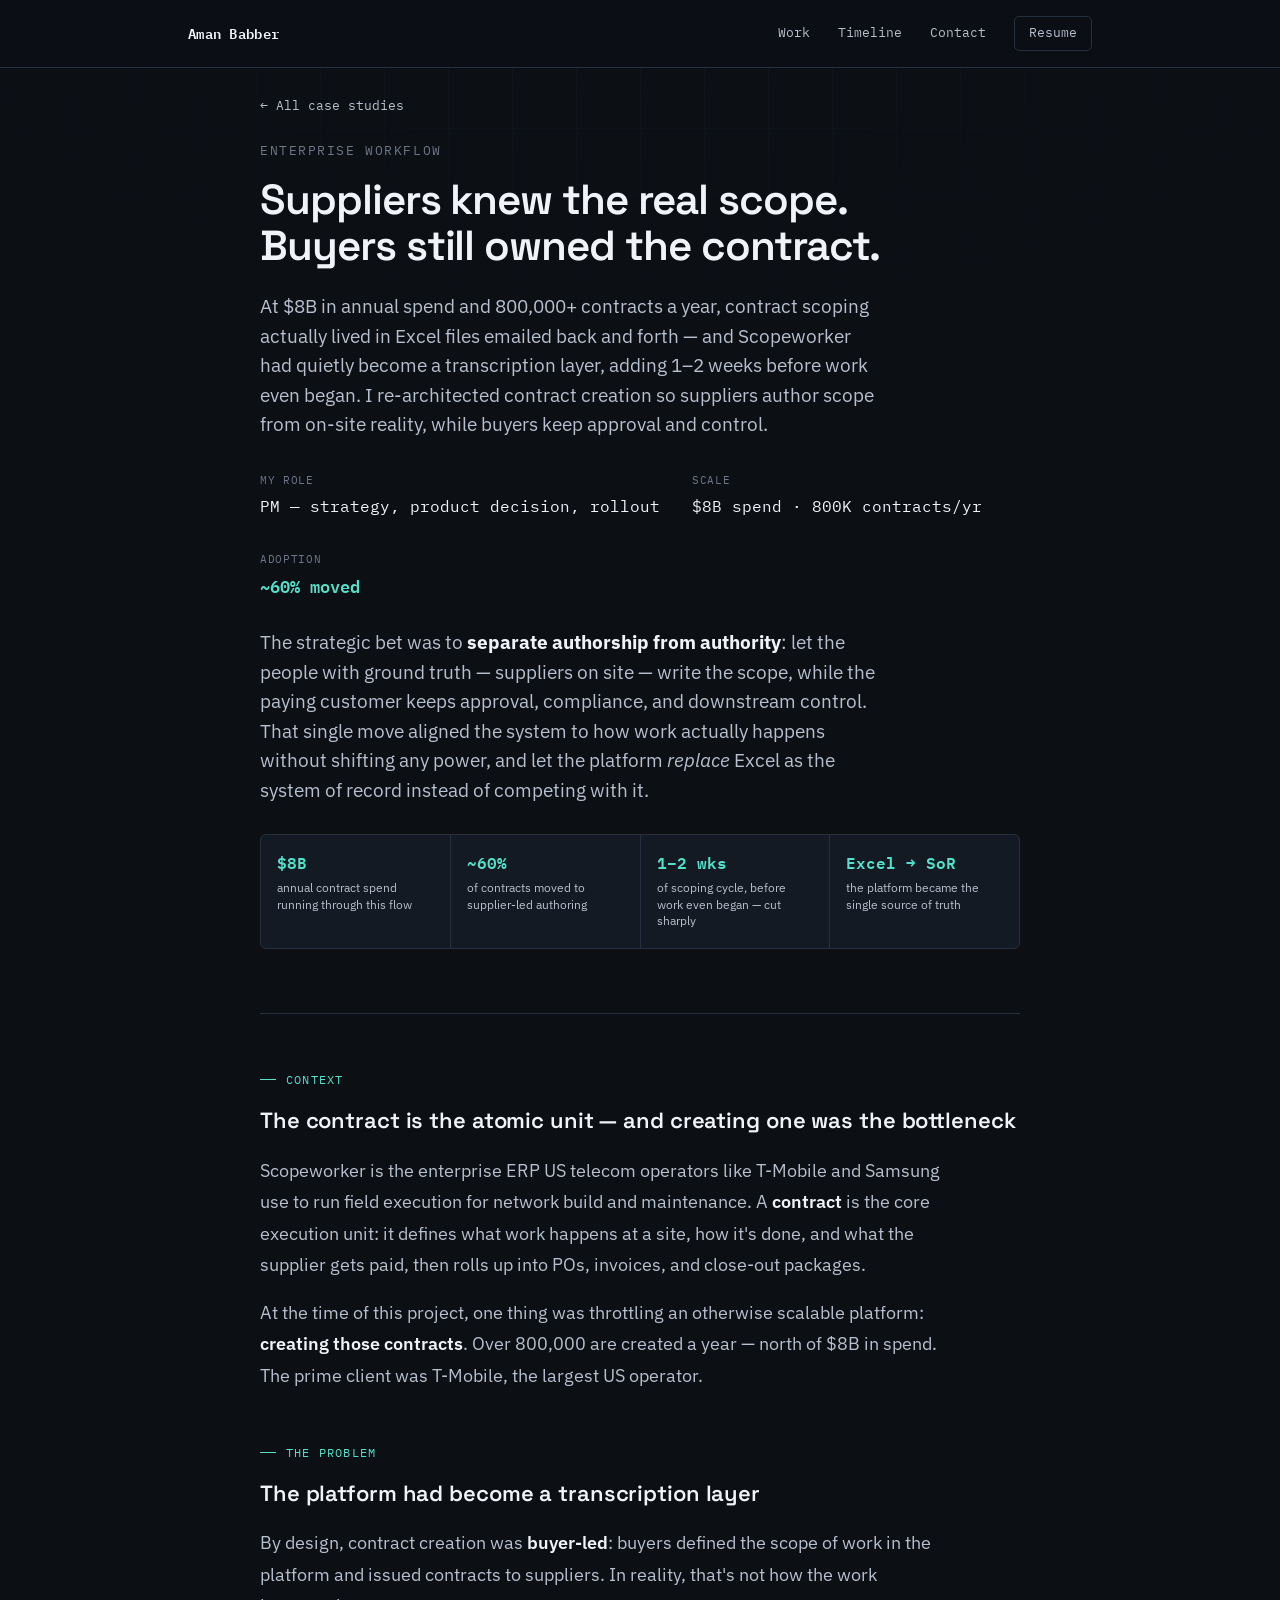
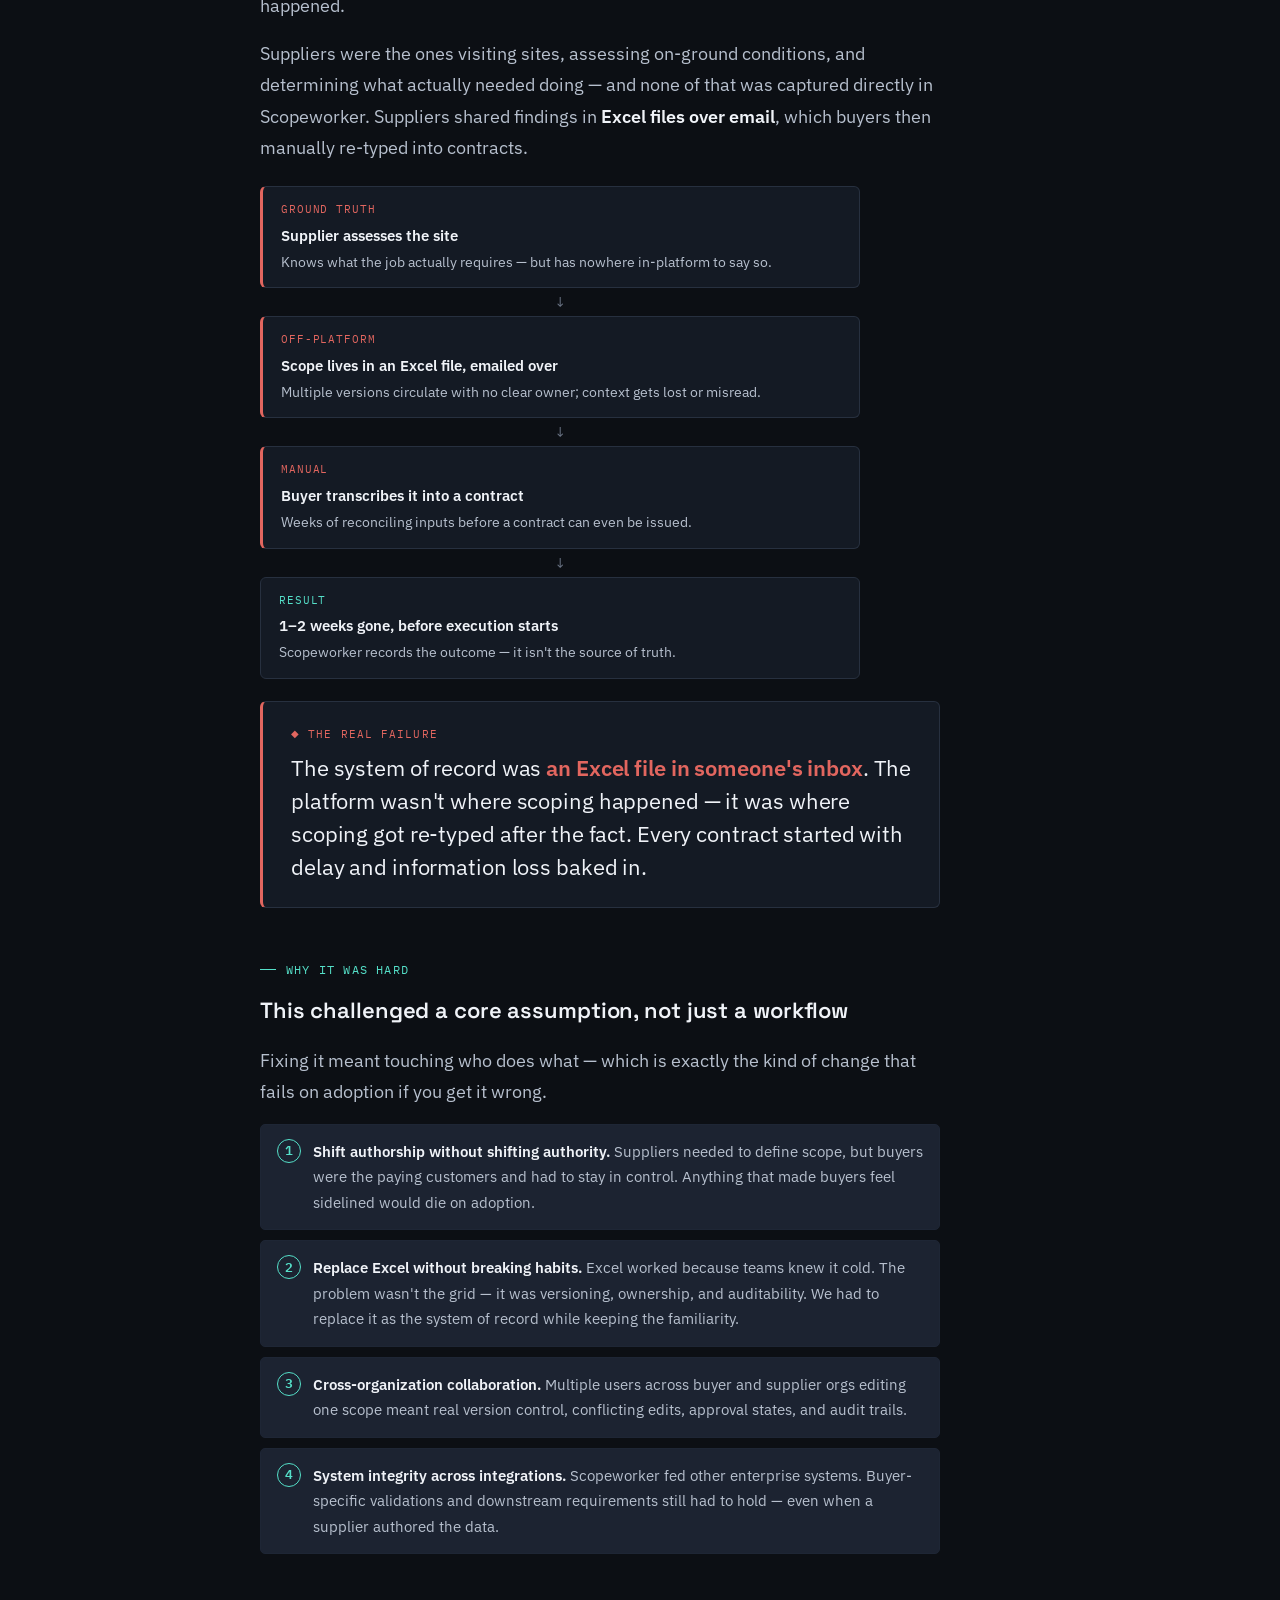
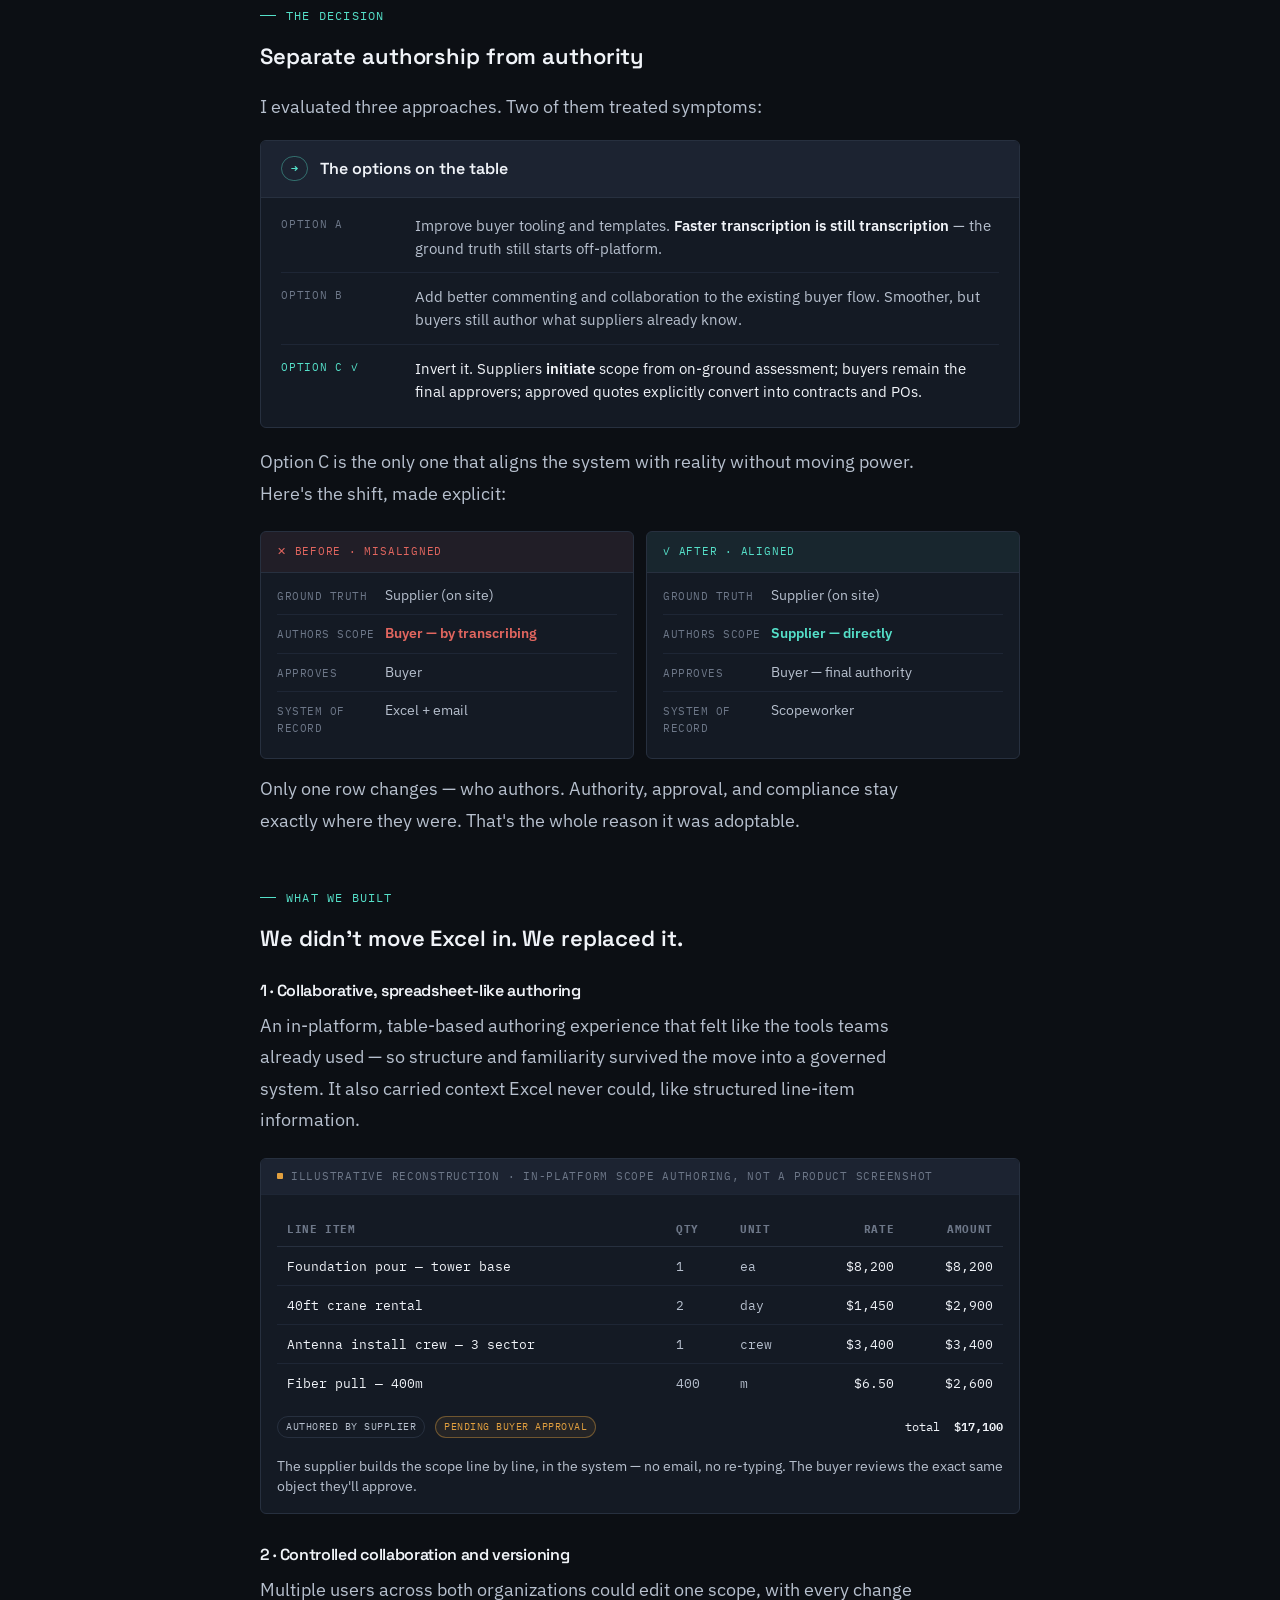
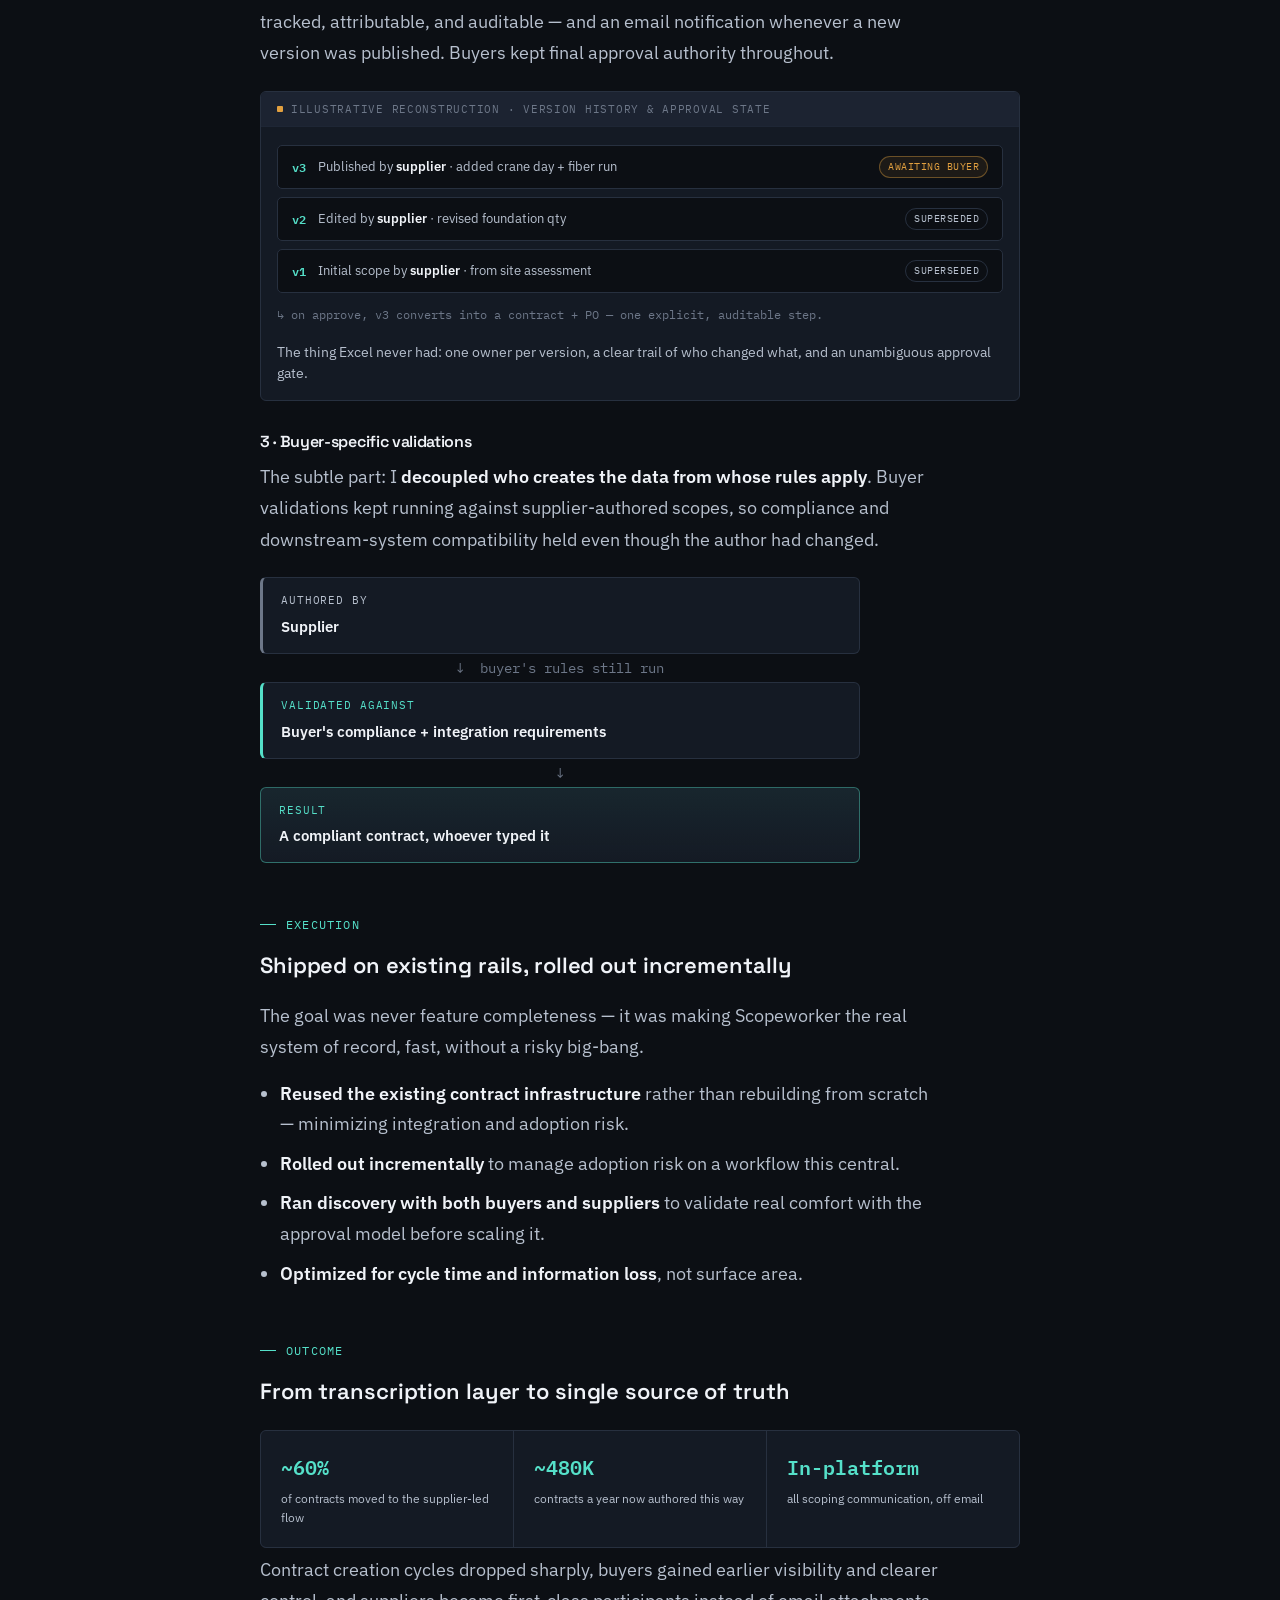
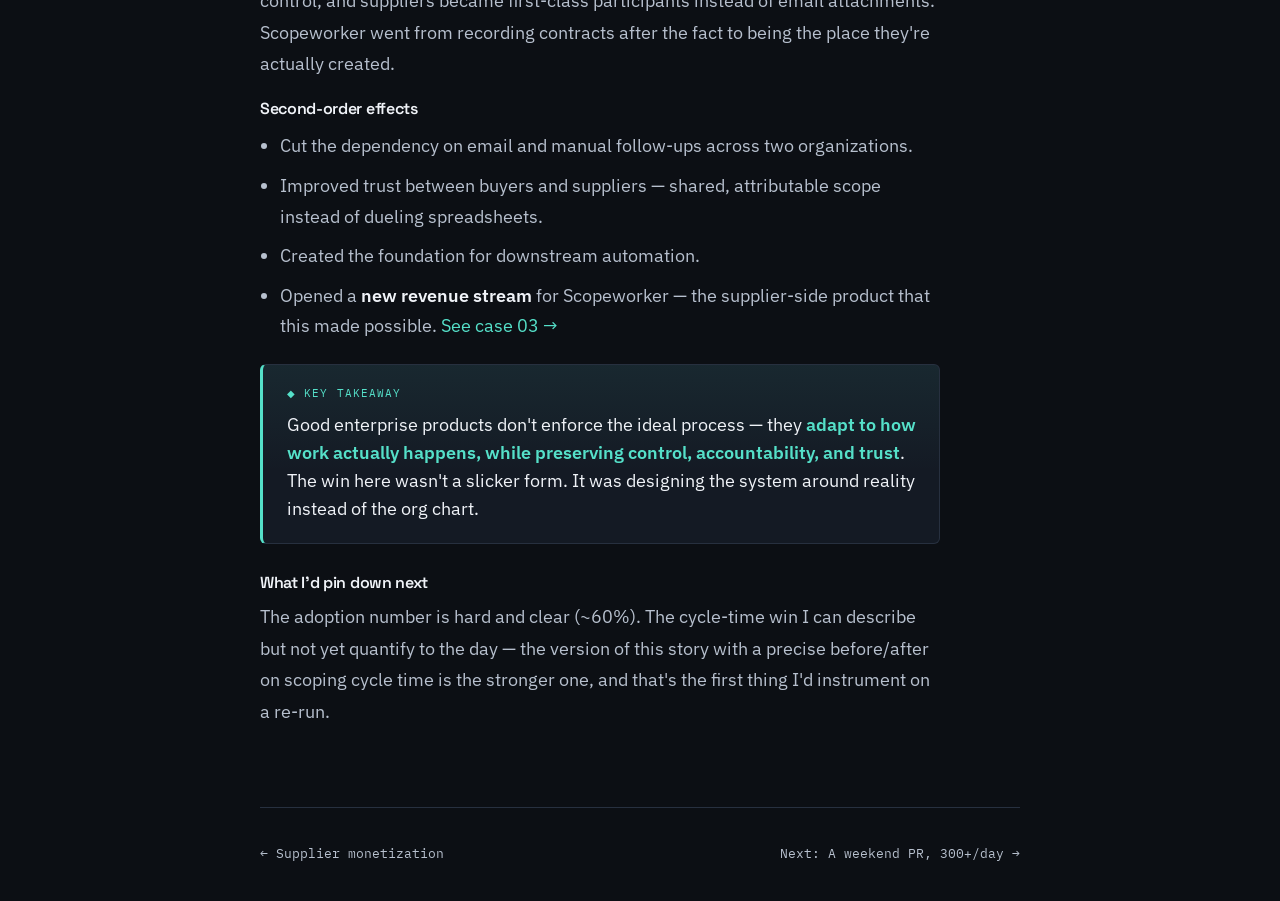
<file: case-4.html>
<!DOCTYPE html>
<html lang="en">
<head>
<meta charset="UTF-8">
<meta name="viewport" content="width=device-width, initial-scale=1.0">
<title>Rebuilding contract creation by shifting authorship — Aman</title>
<link rel="preconnect" href="https://fonts.googleapis.com">
<link rel="preconnect" href="https://fonts.gstatic.com" crossorigin>
<link href="https://fonts.googleapis.com/css2?family=IBM+Plex+Mono:wght@400;500;600;700&family=IBM+Plex+Sans:wght@400;500;600;700&family=Space+Grotesk:wght@500;600;700&display=swap" rel="stylesheet">
<link rel="stylesheet" href="styles.css?v=11">
</head>
<body>

<nav>
  <div class="nav-inner">
    <a class="logo" href="index.html">Aman Babber</a>
    <div class="nav-links">
      <a href="index.html#work">Work</a>
      <a href="index.html#timeline">Timeline</a>
      <a href="index.html#contact">Contact</a>
      <a class="btn nav-resume" href="assets/resume.pdf" target="_blank" rel="noopener">Resume</a>
    </div>
  </div>
</nav>

<div class="wrap-narrow breadcrumb">
  <a href="index.html">← All case studies</a>
</div>

<header class="case-hero wrap-narrow">
  <div class="eyebrow">Enterprise workflow</div>
  <h1>Suppliers knew the real scope. Buyers still owned the contract.</h1>
  <p class="dek">At $8B in annual spend and 800,000+ contracts a year, contract scoping actually lived in Excel files emailed back and forth — and Scopeworker had quietly become a transcription layer, adding 1–2 weeks before work even began. I re-architected contract creation so suppliers author scope from on-site reality, while buyers keep approval and control.</p>

  <div class="case-meta">
    <div class="m-item"><div class="l">My role</div><div class="v">PM — strategy, product decision, rollout</div></div>
    <div class="m-item"><div class="l">Scale</div><div class="v">$8B spend · 800K contracts/yr</div></div>
    <div class="m-item"><div class="l">Adoption</div><div class="v hero-stat">~60% moved</div></div>
  </div>

  <p class="dek" style="margin-top:28px;">The strategic bet was to <strong style="color:var(--text);">separate authorship from authority</strong>: let the people with ground truth — suppliers on site — write the scope, while the paying customer keeps approval, compliance, and downstream control. That single move aligned the system to how work actually happens without shifting any power, and let the platform <em>replace</em> Excel as the system of record instead of competing with it.</p>

  <div class="impact-strip">
    <div class="imp"><div class="n">$8B</div><div class="l">annual contract spend running through this flow</div></div>
    <div class="imp"><div class="n">~60%</div><div class="l">of contracts moved to supplier-led authoring</div></div>
    <div class="imp"><div class="n">1–2 wks</div><div class="l">of scoping cycle, before work even began — cut sharply</div></div>
    <div class="imp"><div class="n">Excel → SoR</div><div class="l">the platform became the single source of truth</div></div>
  </div>
</header>

<div class="case-body-page wrap-narrow">

  <div class="cs-section">
    <div class="cs-label">Context</div>
    <h2>The contract is the atomic unit — and creating one was the bottleneck</h2>
    <p>Scopeworker is the enterprise ERP US telecom operators like T-Mobile and Samsung use to run field execution for network build and maintenance. A <strong>contract</strong> is the core execution unit: it defines what work happens at a site, how it's done, and what the supplier gets paid, then rolls up into POs, invoices, and close-out packages.</p>
    <p>At the time of this project, one thing was throttling an otherwise scalable platform: <strong>creating those contracts</strong>. Over 800,000 are created a year — north of $8B in spend. The prime client was T-Mobile, the largest US operator.</p>
  </div>

  <div class="cs-section">
    <div class="cs-label">The problem</div>
    <h2>The platform had become a transcription layer</h2>
    <p>By design, contract creation was <strong>buyer-led</strong>: buyers defined the scope of work in the platform and issued contracts to suppliers. In reality, that's not how the work happened.</p>
    <p>Suppliers were the ones visiting sites, assessing on-ground conditions, and determining what actually needed doing — and none of that was captured directly in Scopeworker. Suppliers shared findings in <strong>Excel files over email</strong>, which buyers then manually re-typed into contracts.</p>

    <div class="flow">
      <div class="flow-node friction"><div class="fn-k">Ground truth</div><div class="fn-t">Supplier assesses the site</div><div class="fn-d">Knows what the job actually requires — but has nowhere in-platform to say so.</div></div>
      <div class="flow-arrow">↓</div>
      <div class="flow-node friction"><div class="fn-k">Off-platform</div><div class="fn-t">Scope lives in an Excel file, emailed over</div><div class="fn-d">Multiple versions circulate with no clear owner; context gets lost or misread.</div></div>
      <div class="flow-arrow">↓</div>
      <div class="flow-node friction"><div class="fn-k">Manual</div><div class="fn-t">Buyer transcribes it into a contract</div><div class="fn-d">Weeks of reconciling inputs before a contract can even be issued.</div></div>
      <div class="flow-arrow">↓</div>
      <div class="flow-node"><div class="fn-k">Result</div><div class="fn-t">1–2 weeks gone, before execution starts</div><div class="fn-d">Scopeworker records the outcome — it isn't the source of truth.</div></div>
    </div>

    <div class="callout warn">
      <div class="co-label">The real failure</div>
      <p>The system of record was <strong>an Excel file in someone's inbox</strong>. The platform wasn't where scoping happened — it was where scoping got re-typed after the fact. Every contract started with delay and information loss baked in.</p>
    </div>
  </div>

  <div class="cs-section">
    <div class="cs-label">Why it was hard</div>
    <h2>This challenged a core assumption, not just a workflow</h2>
    <p>Fixing it meant touching who does what — which is exactly the kind of change that fails on adoption if you get it wrong.</p>
    <ol class="reasons">
      <li><strong>Shift authorship without shifting authority.</strong> Suppliers needed to define scope, but buyers were the paying customers and had to stay in control. Anything that made buyers feel sidelined would die on adoption.</li>
      <li><strong>Replace Excel without breaking habits.</strong> Excel worked because teams knew it cold. The problem wasn't the grid — it was versioning, ownership, and auditability. We had to replace it as the system of record while keeping the familiarity.</li>
      <li><strong>Cross-organization collaboration.</strong> Multiple users across buyer and supplier orgs editing one scope meant real version control, conflicting edits, approval states, and audit trails.</li>
      <li><strong>System integrity across integrations.</strong> Scopeworker fed other enterprise systems. Buyer-specific validations and downstream requirements still had to hold — even when a supplier authored the data.</li>
    </ol>
  </div>

  <div class="cs-section">
    <div class="cs-label">The decision</div>
    <h2>Separate authorship from authority</h2>
    <p>I evaluated three approaches. Two of them treated symptoms:</p>
    <div class="decision">
      <div class="dc-head"><span class="dc-num">→</span> The options on the table</div>
      <dl class="dc-body">
        <div class="dc-row"><dt>Option A</dt><dd>Improve buyer tooling and templates. <strong>Faster transcription is still transcription</strong> — the ground truth still starts off-platform.</dd></div>
        <div class="dc-row"><dt>Option B</dt><dd>Add better commenting and collaboration to the existing buyer flow. Smoother, but buyers still author what suppliers already know.</dd></div>
        <div class="dc-row is-decision"><dt>Option C ✓</dt><dd>Invert it. Suppliers <strong>initiate</strong> scope from on-ground assessment; buyers remain the final approvers; approved quotes explicitly convert into contracts and POs.</dd></div>
      </dl>
    </div>
    <p>Option C is the only one that aligns the system with reality without moving power. Here's the shift, made explicit:</p>

    <div class="split">
      <div class="sp before">
        <div class="sp-h">✕ Before · misaligned</div>
        <dl>
          <div class="sp-row"><dt>Ground truth</dt><dd>Supplier (on site)</dd></div>
          <div class="sp-row key"><dt>Authors scope</dt><dd>Buyer — by transcribing</dd></div>
          <div class="sp-row"><dt>Approves</dt><dd>Buyer</dd></div>
          <div class="sp-row"><dt>System of record</dt><dd>Excel + email</dd></div>
        </dl>
      </div>
      <div class="sp after">
        <div class="sp-h">✓ After · aligned</div>
        <dl>
          <div class="sp-row"><dt>Ground truth</dt><dd>Supplier (on site)</dd></div>
          <div class="sp-row key"><dt>Authors scope</dt><dd>Supplier — directly</dd></div>
          <div class="sp-row"><dt>Approves</dt><dd>Buyer — final authority</dd></div>
          <div class="sp-row"><dt>System of record</dt><dd>Scopeworker</dd></div>
        </dl>
      </div>
    </div>
    <p class="sec-note" style="margin-top:14px;">Only one row changes — who authors. Authority, approval, and compliance stay exactly where they were. That's the whole reason it was adoptable.</p>
  </div>

  <div class="cs-section">
    <div class="cs-label">What we built</div>
    <h2>We didn't move Excel in. We replaced it.</h2>

    <h3 style="font-size:16px;font-weight:600;margin:22px 0 6px;">1 · Collaborative, spreadsheet-like authoring</h3>
    <p>An in-platform, table-based authoring experience that felt like the tools teams already used — so structure and familiarity survived the move into a governed system. It also carried context Excel never could, like structured line-item information.</p>

    <div class="recon">
      <div class="recon-label">Illustrative reconstruction · in-platform scope authoring, not a product screenshot</div>
      <div class="recon-body">
        <div class="scope-wrap">
          <table class="scope">
            <thead>
              <tr><th>Line item</th><th>Qty</th><th>Unit</th><th style="text-align:right">Rate</th><th style="text-align:right">Amount</th></tr>
            </thead>
            <tbody>
              <tr><td class="li">Foundation pour — tower base</td><td>1</td><td>ea</td><td class="num">$8,200</td><td class="num">$8,200</td></tr>
              <tr><td class="li">40ft crane rental</td><td>2</td><td>day</td><td class="num">$1,450</td><td class="num">$2,900</td></tr>
              <tr><td class="li">Antenna install crew — 3 sector</td><td>1</td><td>crew</td><td class="num">$3,400</td><td class="num">$3,400</td></tr>
              <tr><td class="li">Fiber pull — 400m</td><td>400</td><td>m</td><td class="num">$6.50</td><td class="num">$2,600</td></tr>
            </tbody>
          </table>
        </div>
        <div style="margin-top:14px;display:flex;gap:10px;flex-wrap:wrap;align-items:center;font-family:var(--mono);font-size:12px;color:var(--text-dim);">
          <span class="state supplier">authored by supplier</span>
          <span class="state pending">pending buyer approval</span>
          <span style="margin-left:auto;color:var(--text);">total &nbsp;<strong>$17,100</strong></span>
        </div>
      </div>
      <div class="recon-cap">The supplier builds the scope line by line, in the system — no email, no re-typing. The buyer reviews the exact same object they'll approve.</div>
    </div>

    <h3 style="font-size:16px;font-weight:600;margin:28px 0 6px;">2 · Controlled collaboration and versioning</h3>
    <p>Multiple users across both organizations could edit one scope, with every change tracked, attributable, and auditable — and an email notification whenever a new version was published. Buyers kept final approval authority throughout.</p>

    <div class="recon">
      <div class="recon-label">Illustrative reconstruction · version history & approval state</div>
      <div class="recon-body">
        <div class="vhist">
          <div class="vh-row"><span class="vh-v">v3</span><span class="vh-by">Published by <b>supplier</b> · added crane day + fiber run</span><span class="state pending">awaiting buyer</span></div>
          <div class="vh-row"><span class="vh-v">v2</span><span class="vh-by">Edited by <b>supplier</b> · revised foundation qty</span><span class="state supplier">superseded</span></div>
          <div class="vh-row"><span class="vh-v">v1</span><span class="vh-by">Initial scope by <b>supplier</b> · from site assessment</span><span class="state supplier">superseded</span></div>
        </div>
        <div style="margin-top:12px;font-family:var(--mono);font-size:12px;color:var(--text-faint);">↳ on approve, v3 converts into a contract + PO — one explicit, auditable step.</div>
      </div>
      <div class="recon-cap">The thing Excel never had: one owner per version, a clear trail of who changed what, and an unambiguous approval gate.</div>
    </div>

    <h3 style="font-size:16px;font-weight:600;margin:28px 0 6px;">3 · Buyer-specific validations</h3>
    <p>The subtle part: I <strong>decoupled who creates the data from whose rules apply</strong>. Buyer validations kept running against supplier-authored scopes, so compliance and downstream-system compatibility held even though the author had changed.</p>

    <div class="flow">
      <div class="flow-node l1"><div class="fn-k">Authored by</div><div class="fn-t">Supplier</div></div>
      <div class="flow-arrow">↓ &nbsp;buyer's rules still run</div>
      <div class="flow-node l2"><div class="fn-k">Validated against</div><div class="fn-t">Buyer's compliance + integration requirements</div></div>
      <div class="flow-arrow">↓</div>
      <div class="flow-node terminal"><div class="fn-k">Result</div><div class="fn-t">A compliant contract, whoever typed it</div></div>
    </div>
  </div>

  <div class="cs-section">
    <div class="cs-label">Execution</div>
    <h2>Shipped on existing rails, rolled out incrementally</h2>
    <p>The goal was never feature completeness — it was making Scopeworker the real system of record, fast, without a risky big-bang.</p>
    <ul>
      <li><strong>Reused the existing contract infrastructure</strong> rather than rebuilding from scratch — minimizing integration and adoption risk.</li>
      <li><strong>Rolled out incrementally</strong> to manage adoption risk on a workflow this central.</li>
      <li><strong>Ran discovery with both buyers and suppliers</strong> to validate real comfort with the approval model before scaling it.</li>
      <li><strong>Optimized for cycle time and information loss</strong>, not surface area.</li>
    </ul>
  </div>

  <div class="cs-section">
    <div class="cs-label">Outcome</div>
    <h2>From transcription layer to single source of truth</h2>
    <div class="pull-stats">
      <div class="ps"><div class="n">~60%</div><div class="l">of contracts moved to the supplier-led flow</div></div>
      <div class="ps"><div class="n">~480K</div><div class="l">contracts a year now authored this way</div></div>
      <div class="ps"><div class="n">In-platform</div><div class="l">all scoping communication, off email</div></div>
    </div>
    <p>Contract creation cycles dropped sharply, buyers gained earlier visibility and clearer control, and suppliers became first-class participants instead of email attachments. Scopeworker went from recording contracts after the fact to being the place they're actually created.</p>

    <div class="cs-section" style="margin-bottom:0;">
      <h3 style="font-size:16px;font-weight:600;margin:8px 0 8px;">Second-order effects</h3>
      <ul>
        <li>Cut the dependency on email and manual follow-ups across two organizations.</li>
        <li>Improved trust between buyers and suppliers — shared, attributable scope instead of dueling spreadsheets.</li>
        <li>Created the foundation for downstream automation.</li>
        <li>Opened a <strong>new revenue stream</strong> for Scopeworker — the supplier-side product that this made possible. <a href="case-3.html" style="color:var(--teal);">See case 03 →</a></li>
      </ul>
    </div>

    <div class="callout key">
      <div class="co-label">Key takeaway</div>
      <p>Good enterprise products don't enforce the ideal process — they <strong>adapt to how work actually happens, while preserving control, accountability, and trust</strong>. The win here wasn't a slicker form. It was designing the system around reality instead of the org chart.</p>
    </div>

    <h3 style="font-size:16px;font-weight:600;margin:26px 0 6px;">What I'd pin down next</h3>
    <p>The adoption number is hard and clear (~60%). The cycle-time win I can describe but not yet quantify to the day — the version of this story with a precise before/after on scoping cycle time is the stronger one, and that's the first thing I'd instrument on a re-run.</p>
  </div>

</div>

<div class="wrap-narrow case-nav">
  <a href="case-3.html">← Supplier monetization</a>
  <a href="case-5.html">Next: A weekend PR, 300+/day →</a>
</div>

</body>
</html>
</file>
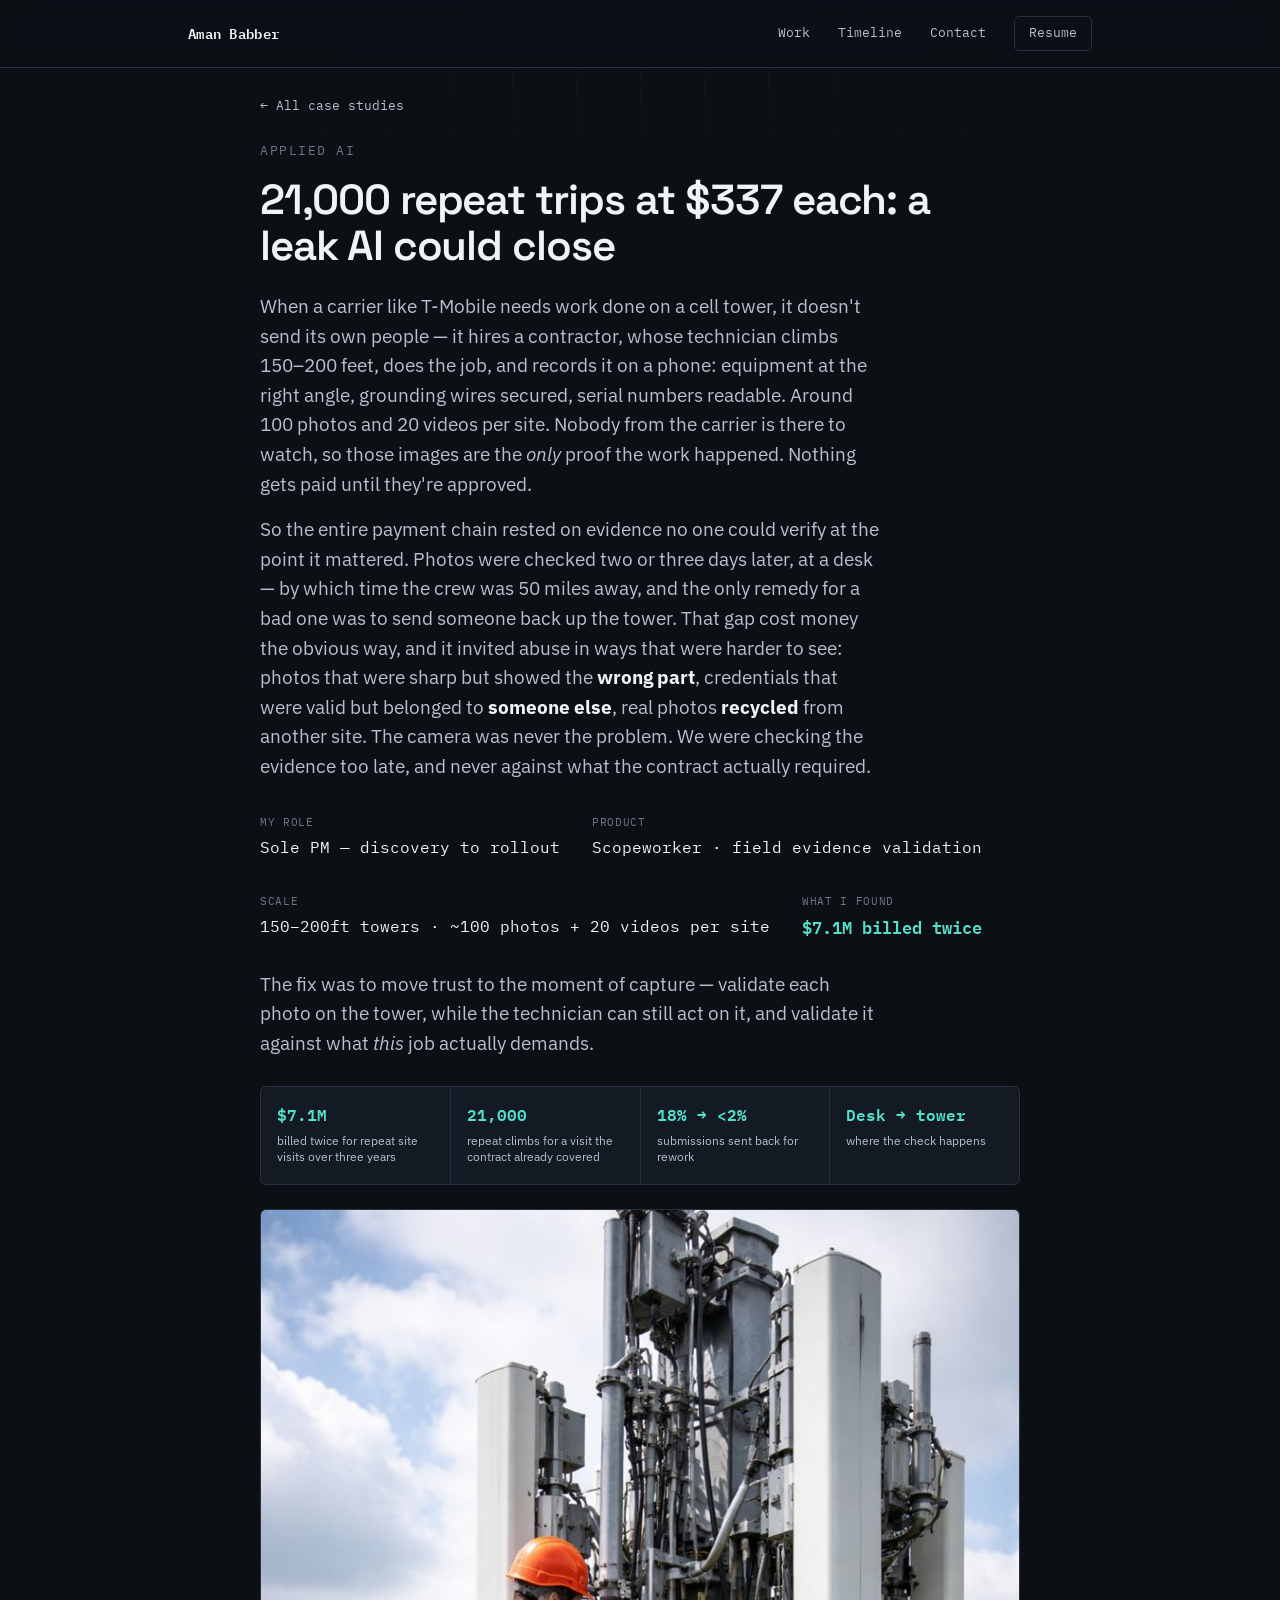
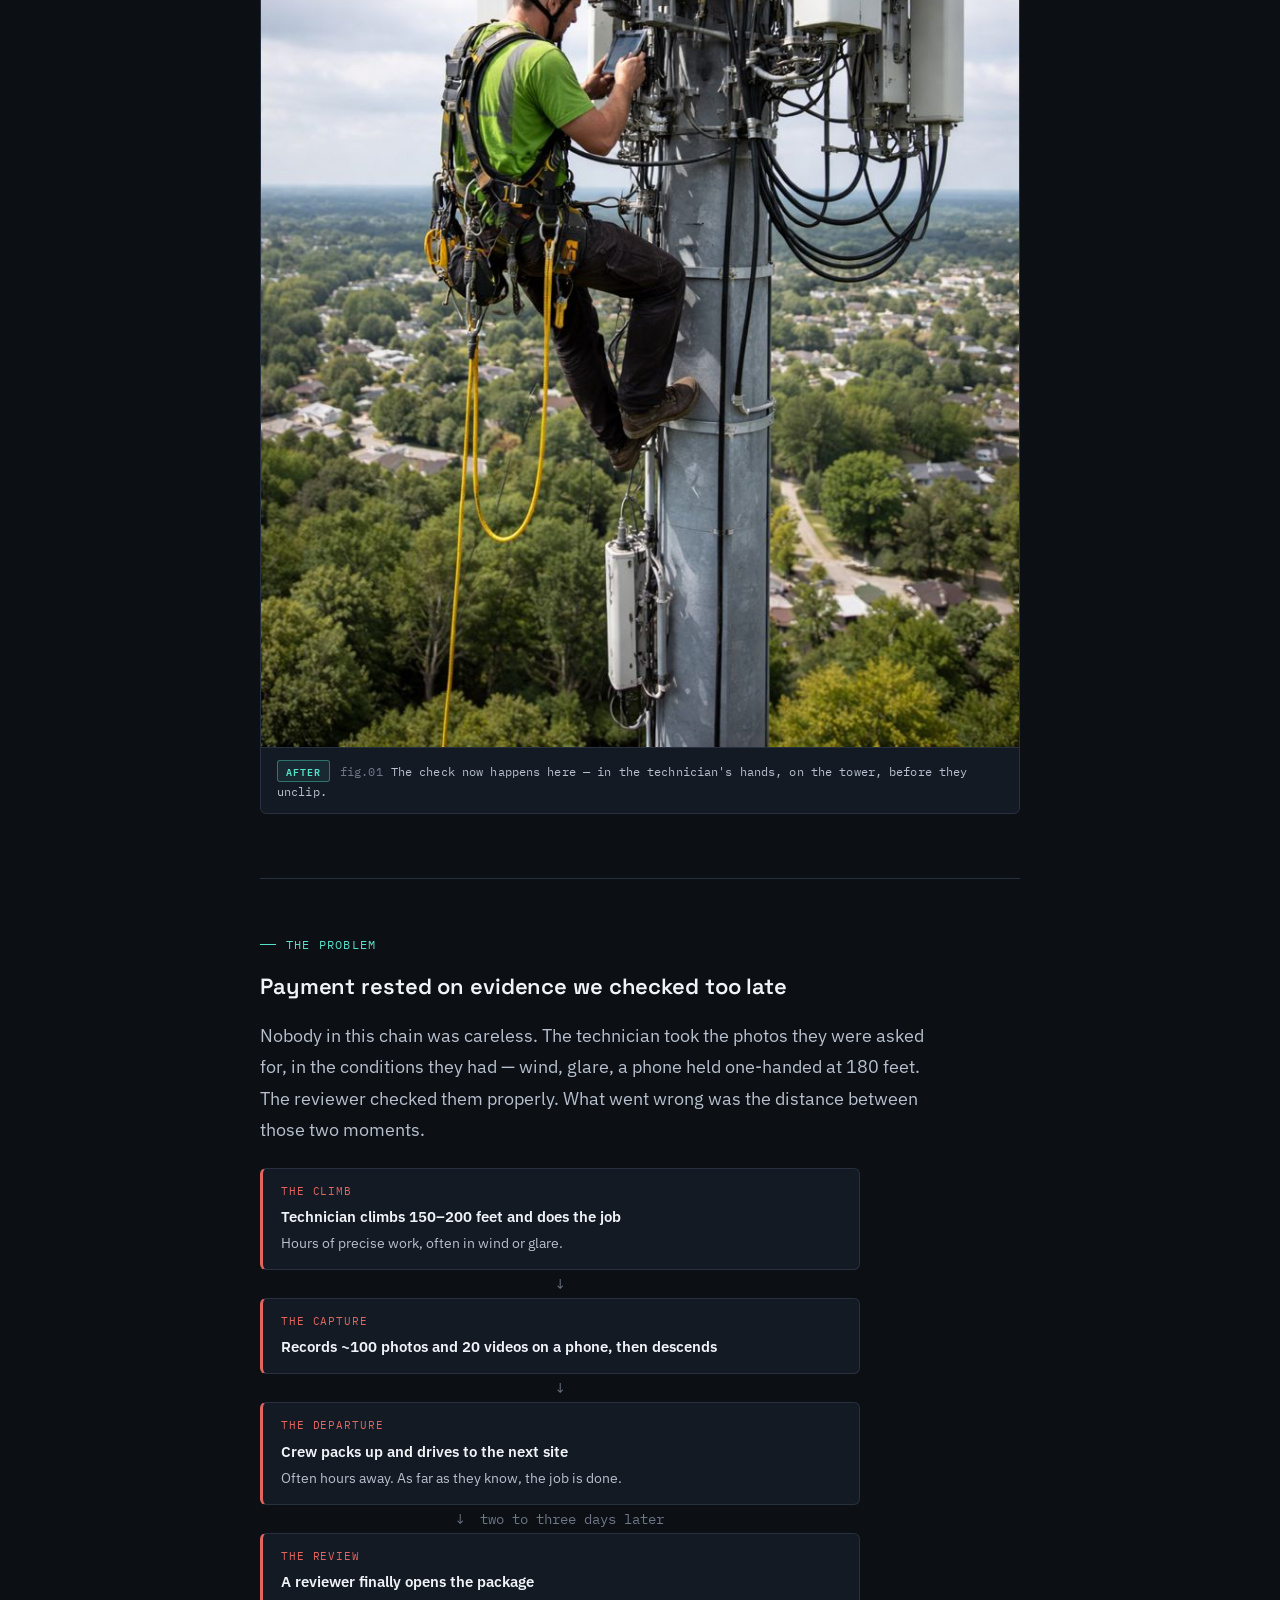
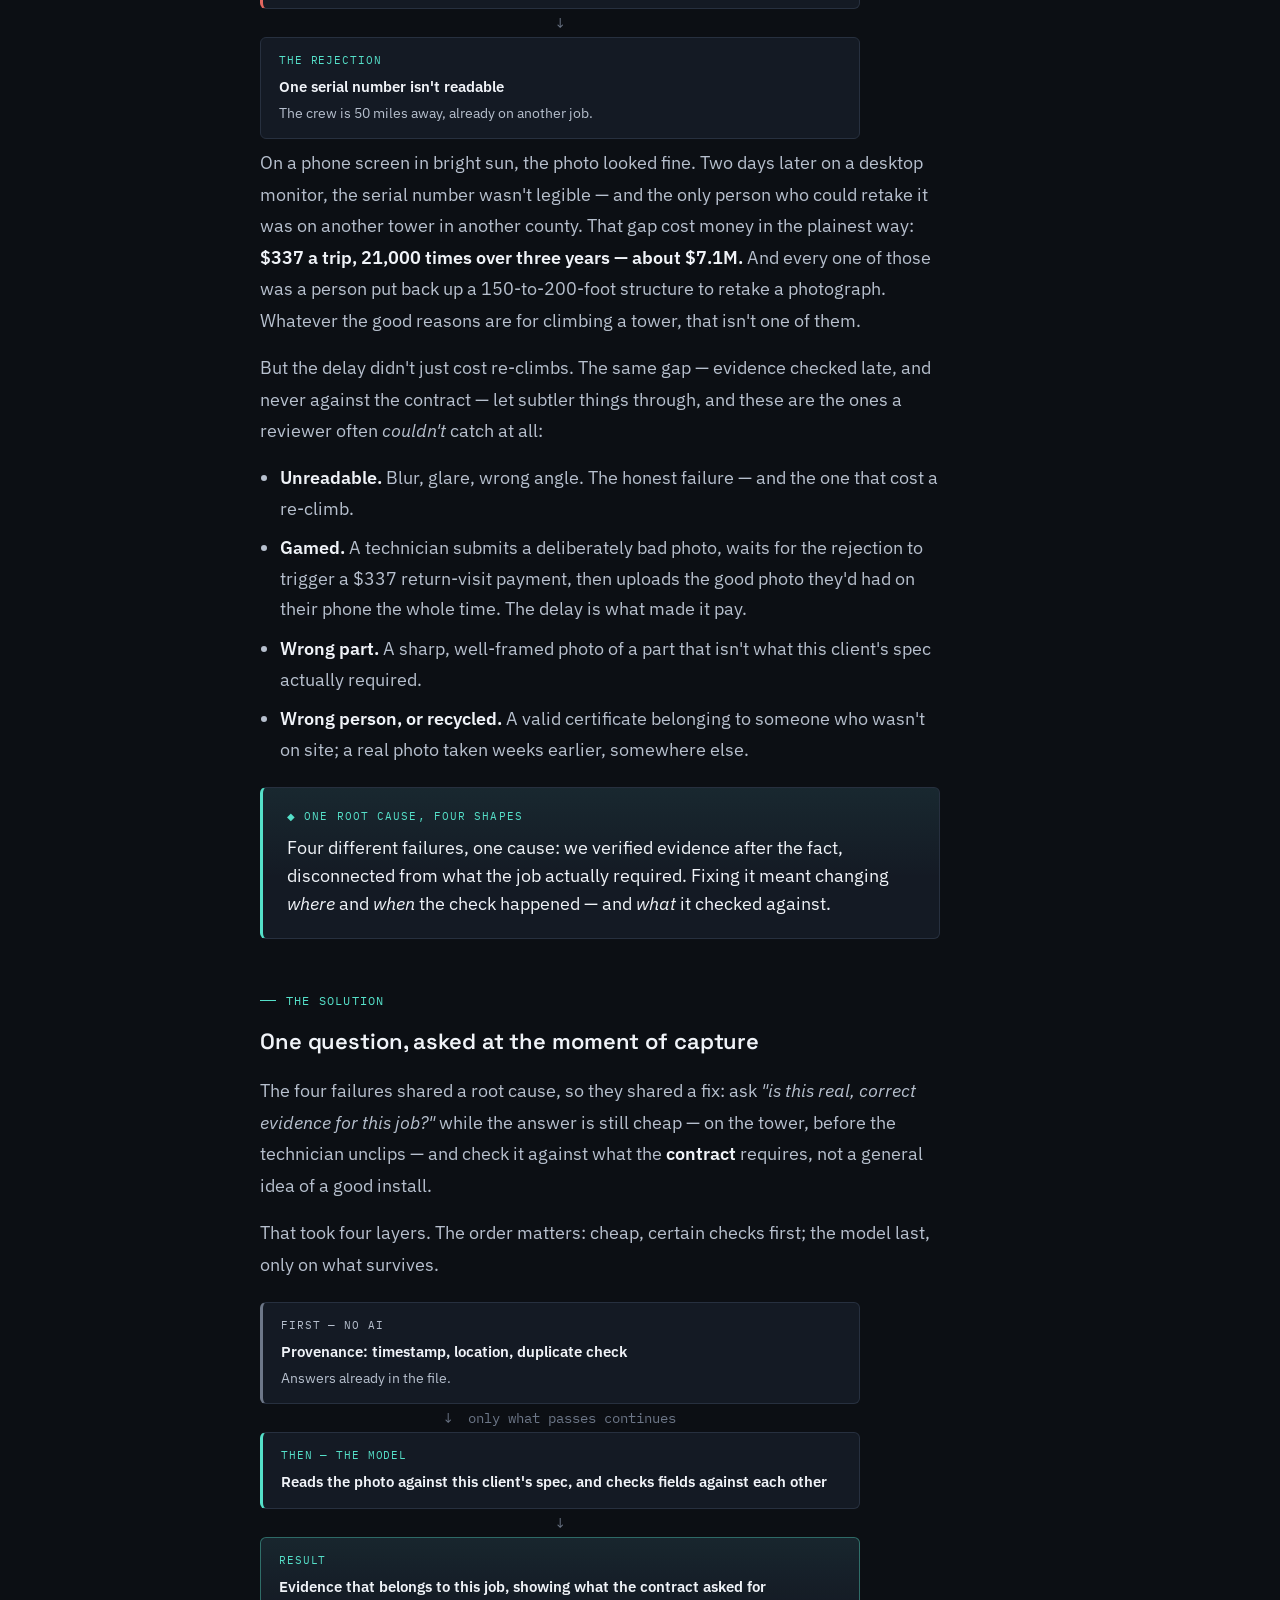
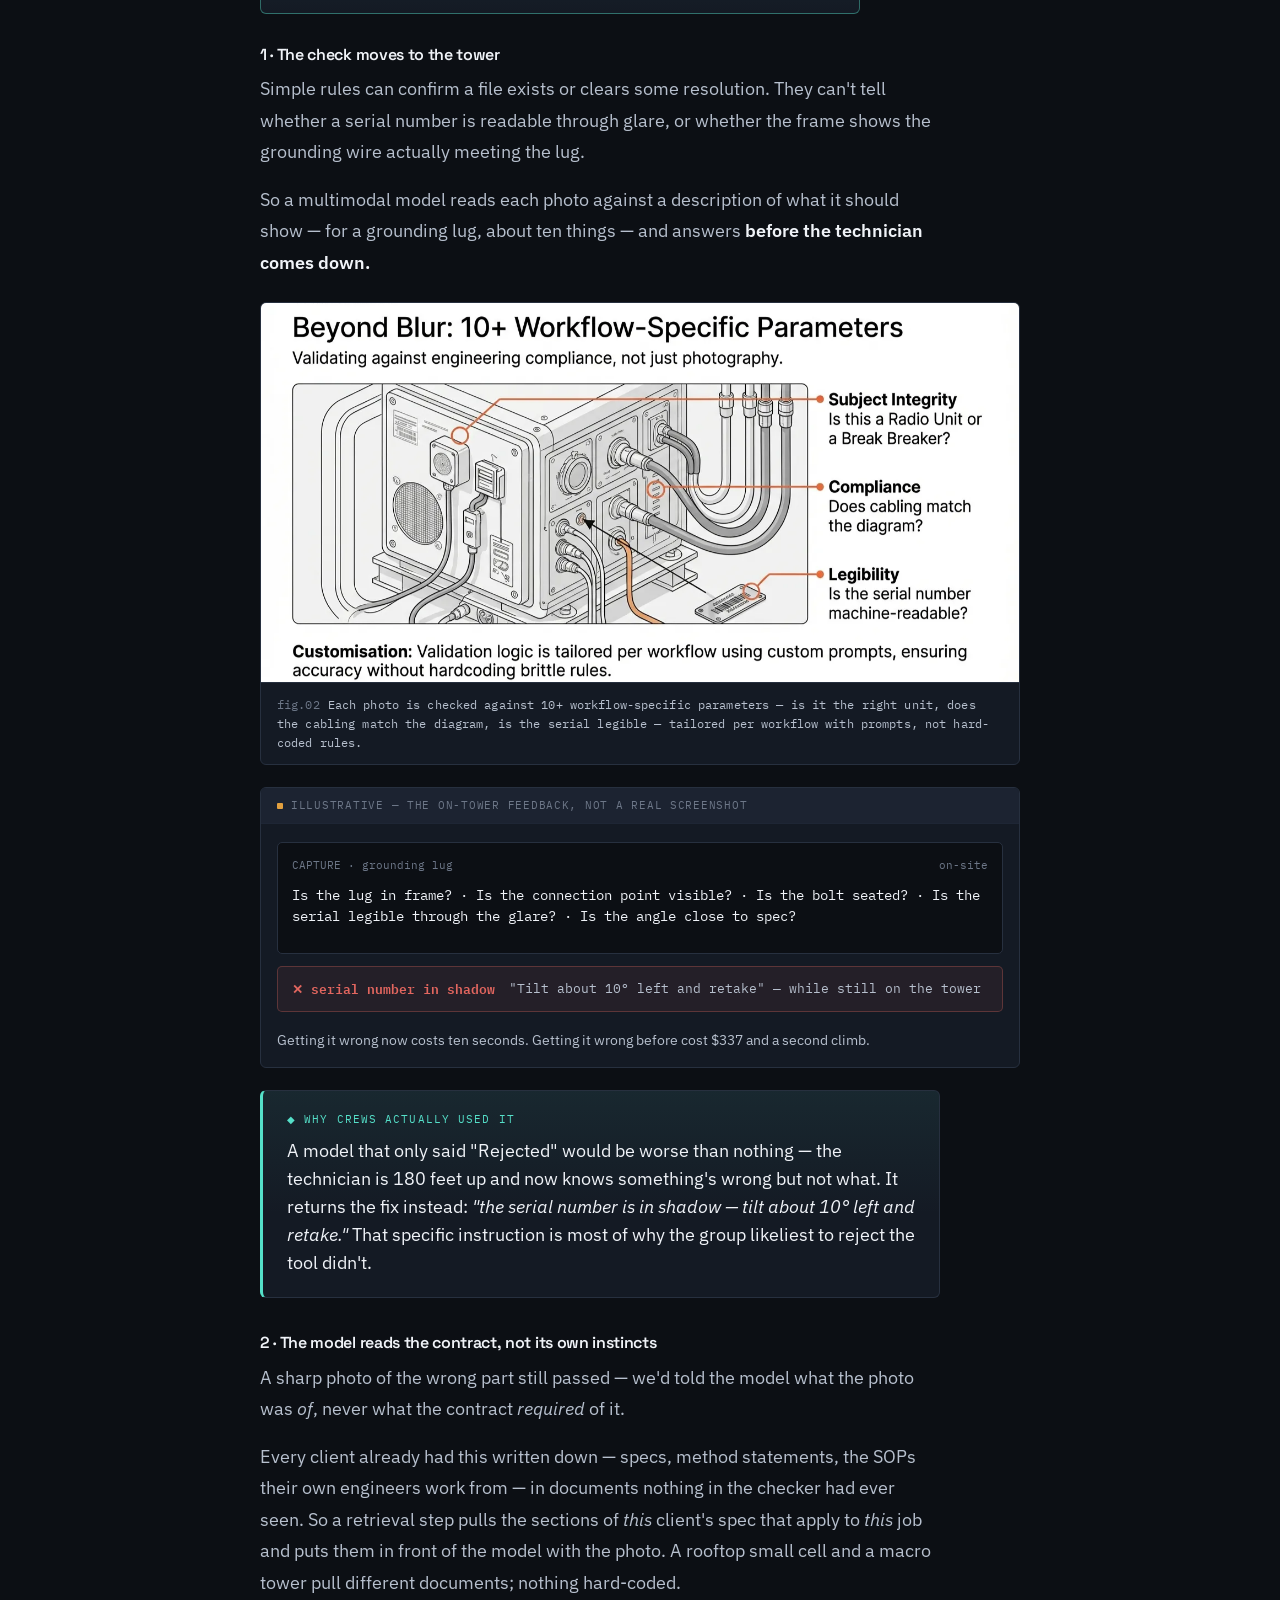
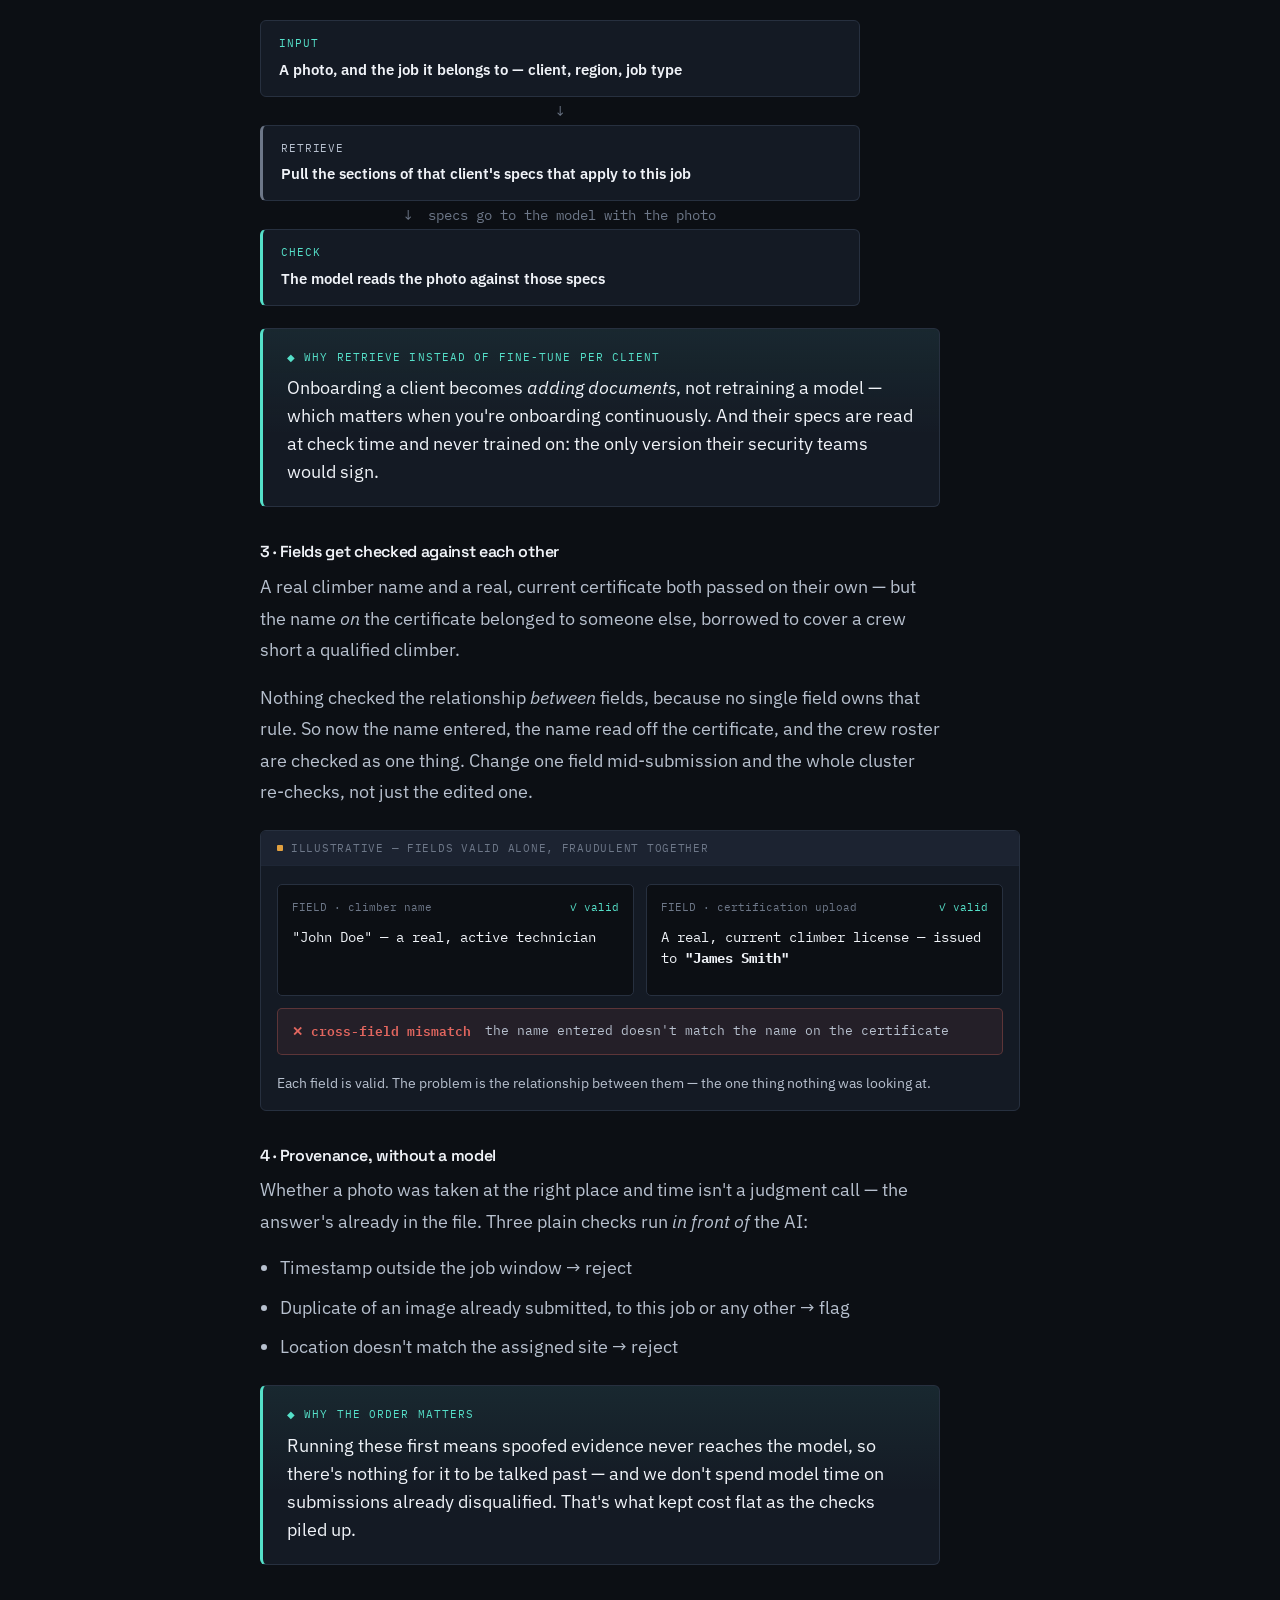
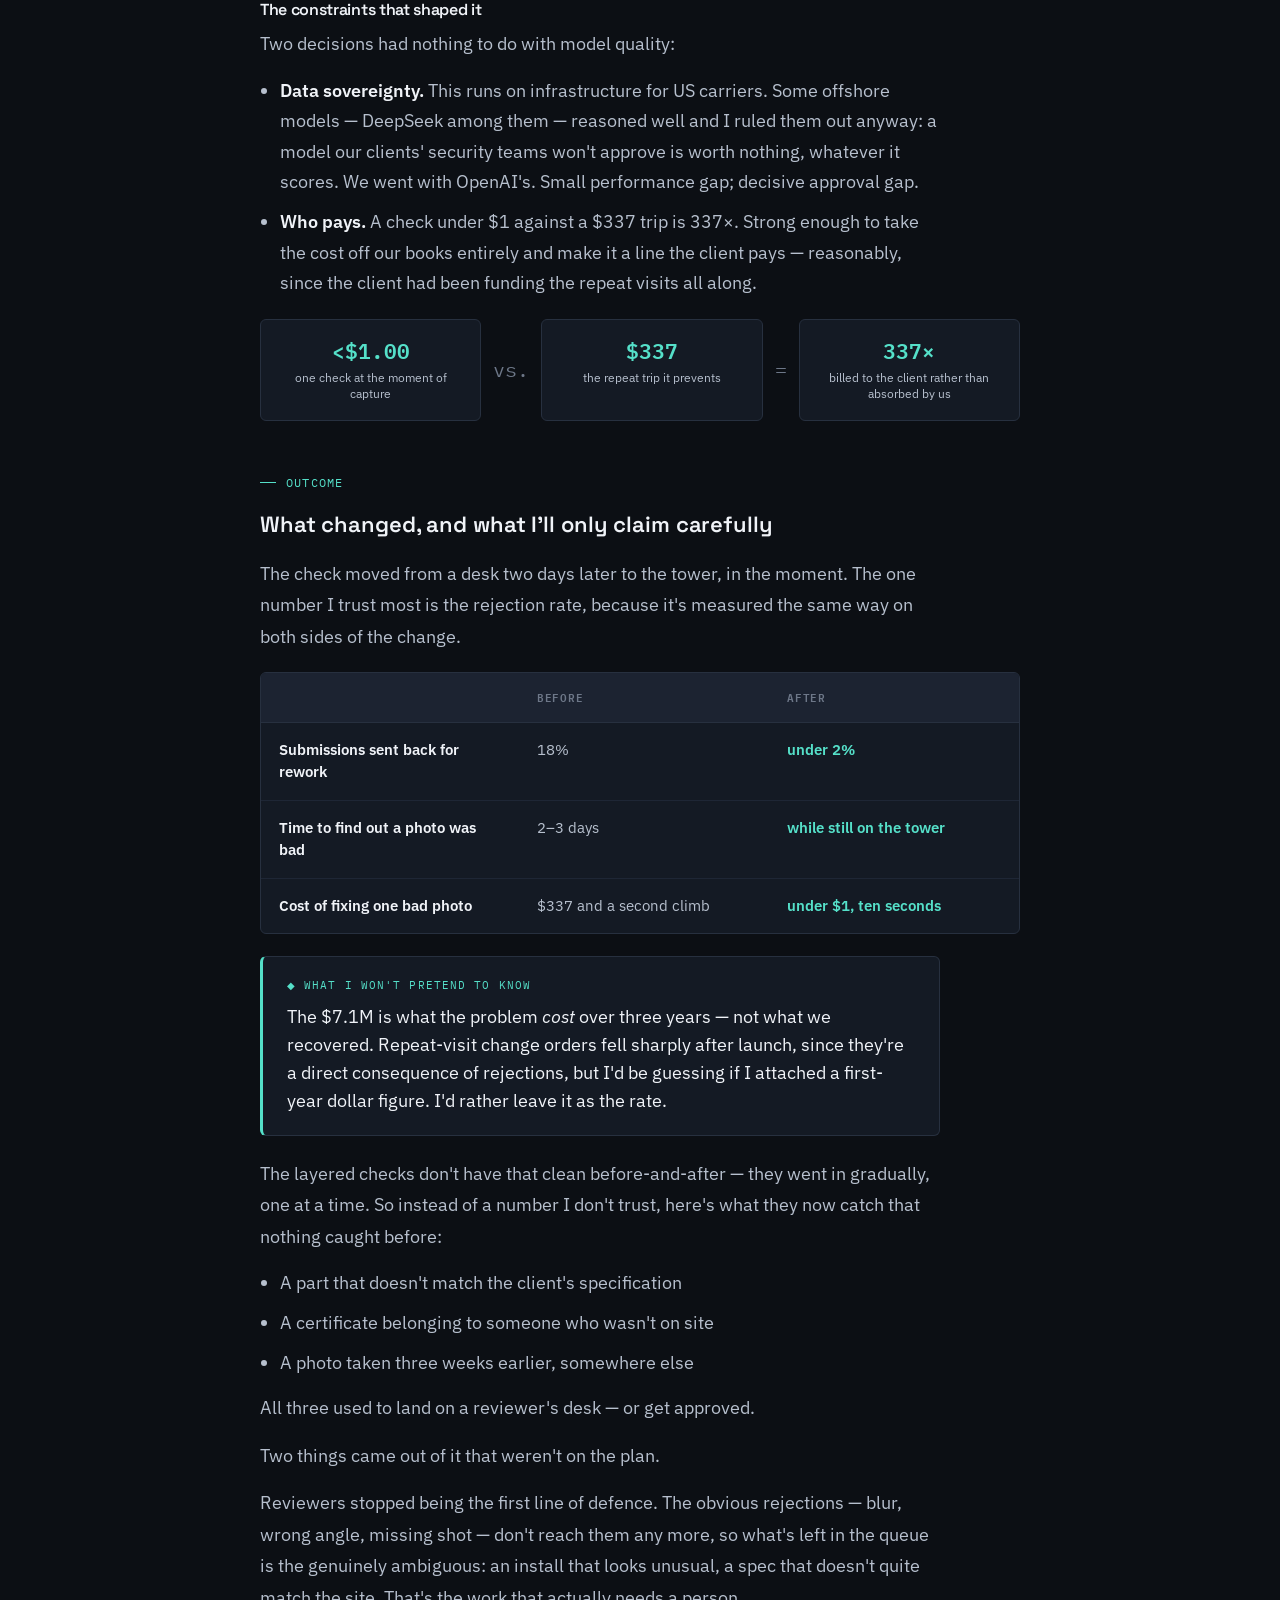
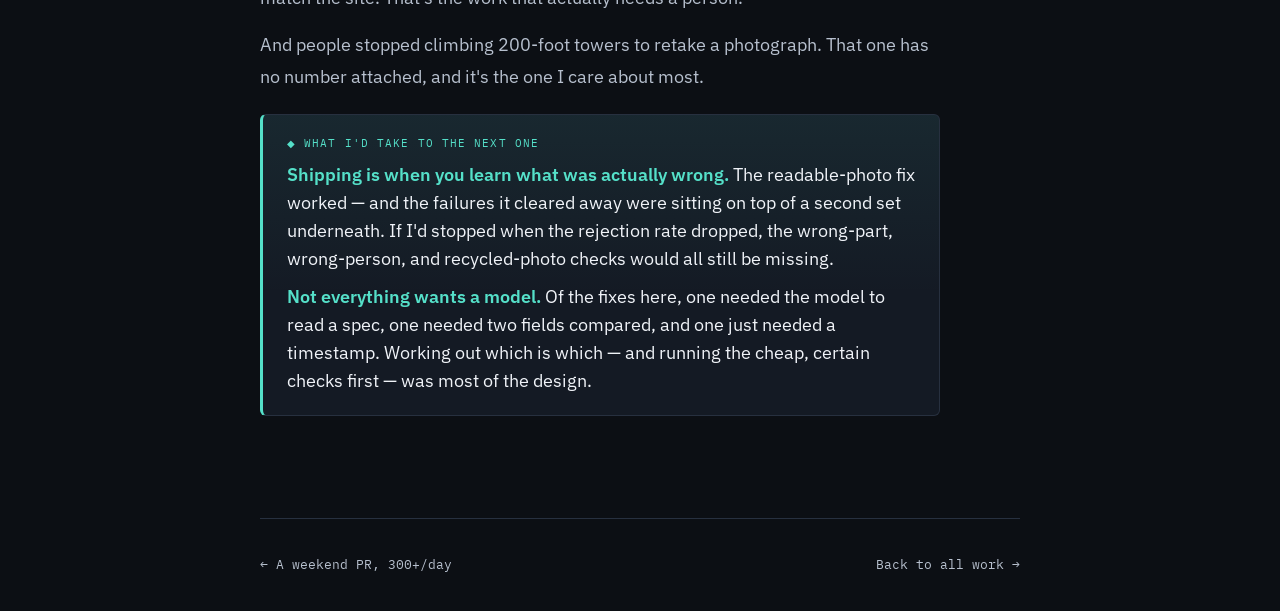
<file: case-6.html>
<!DOCTYPE html>
<html lang="en">
<head>
<meta charset="UTF-8">
<meta name="viewport" content="width=device-width, initial-scale=1.0">
<title>21,000 repeat trips at $337 each — Aman</title>
<link rel="preconnect" href="https://fonts.googleapis.com">
<link rel="preconnect" href="https://fonts.gstatic.com" crossorigin>
<link href="https://fonts.googleapis.com/css2?family=IBM+Plex+Mono:wght@400;500;600;700&family=IBM+Plex+Sans:wght@400;500;600;700&family=Space+Grotesk:wght@500;600;700&display=swap" rel="stylesheet">
<link rel="stylesheet" href="styles.css?v=11">
</head>
<body>

<nav>
  <div class="nav-inner">
    <a class="logo" href="index.html">Aman Babber</a>
    <div class="nav-links">
      <a href="index.html#work">Work</a>
      <a href="index.html#timeline">Timeline</a>
      <a href="index.html#contact">Contact</a>
      <a class="btn nav-resume" href="assets/resume.pdf" target="_blank" rel="noopener">Resume</a>
    </div>
  </div>
</nav>

<div class="wrap-narrow breadcrumb">
  <a href="index.html">← All case studies</a>
</div>

<!-- ============ §1 HERO ============ -->
<header class="case-hero wrap-narrow">
  <div class="eyebrow">Applied AI</div>
  <h1>21,000 repeat trips at $337 each: a leak AI could close</h1>
  <p class="dek">When a carrier like T-Mobile needs work done on a cell tower, it doesn't send its own people — it hires a contractor, whose technician climbs 150–200 feet, does the job, and records it on a phone: equipment at the right angle, grounding wires secured, serial numbers readable. Around 100 photos and 20 videos per site. Nobody from the carrier is there to watch, so those images are the <em>only</em> proof the work happened. Nothing gets paid until they're approved.</p>

  <p class="dek">So the entire payment chain rested on evidence no one could verify at the point it mattered. Photos were checked two or three days later, at a desk — by which time the crew was 50 miles away, and the only remedy for a bad one was to send someone back up the tower. That gap cost money the obvious way, and it invited abuse in ways that were harder to see: photos that were sharp but showed the <strong style="color:var(--text);">wrong part</strong>, credentials that were valid but belonged to <strong style="color:var(--text);">someone else</strong>, real photos <strong style="color:var(--text);">recycled</strong> from another site. The camera was never the problem. We were checking the evidence too late, and never against what the contract actually required.</p>

  <div class="case-meta">
    <div class="m-item"><div class="l">My role</div><div class="v">Sole PM — discovery to rollout</div></div>
    <div class="m-item"><div class="l">Product</div><div class="v">Scopeworker · field evidence validation</div></div>
    <div class="m-item"><div class="l">Scale</div><div class="v">150–200ft towers · ~100 photos + 20 videos per site</div></div>
    <div class="m-item"><div class="l">What I found</div><div class="v hero-stat">$7.1M billed twice</div></div>
  </div>

  <p class="dek" style="margin-top:28px;">The fix was to move trust to the moment of capture — validate each photo on the tower, while the technician can still act on it, and validate it against what <em>this</em> job actually demands.</p>

  <div class="impact-strip">
    <div class="imp"><div class="n">$7.1M</div><div class="l">billed twice for repeat site visits over three years</div></div>
    <div class="imp"><div class="n">21,000</div><div class="l">repeat climbs for a visit the contract already covered</div></div>
    <div class="imp"><div class="n">18% → &lt;2%</div><div class="l">submissions sent back for rework</div></div>
    <div class="imp"><div class="n">Desk → tower</div><div class="l">where the check happens</div></div>
  </div>

  <figure class="cs-figure">
    <img src="assets/case-AI-mobile/on-tower-capture.jpg" alt="A harnessed technician on a cell tower checking a photo on a tablet before descending" loading="lazy">
    <figcaption><span class="ba after">After</span><span class="fc-idx">fig.01</span>The check now happens here — in the technician's hands, on the tower, before they unclip.</figcaption>
  </figure>
</header>

<div class="case-body-page wrap-narrow">

  <!-- ============ §2 THE PROBLEM ============ -->
  <div class="cs-section">
    <div class="cs-label">The problem</div>
    <h2>Payment rested on evidence we checked too late</h2>
    <p>Nobody in this chain was careless. The technician took the photos they were asked for, in the conditions they had — wind, glare, a phone held one-handed at 180 feet. The reviewer checked them properly. What went wrong was the distance between those two moments.</p>

    <div class="flow">
      <div class="flow-node friction"><div class="fn-k">The climb</div><div class="fn-t">Technician climbs 150–200 feet and does the job</div><div class="fn-d">Hours of precise work, often in wind or glare.</div></div>
      <div class="flow-arrow">↓</div>
      <div class="flow-node friction"><div class="fn-k">The capture</div><div class="fn-t">Records ~100 photos and 20 videos on a phone, then descends</div></div>
      <div class="flow-arrow">↓</div>
      <div class="flow-node friction"><div class="fn-k">The departure</div><div class="fn-t">Crew packs up and drives to the next site</div><div class="fn-d">Often hours away. As far as they know, the job is done.</div></div>
      <div class="flow-arrow">↓ &nbsp;two to three days later</div>
      <div class="flow-node friction"><div class="fn-k">The review</div><div class="fn-t">A reviewer finally opens the package</div></div>
      <div class="flow-arrow">↓</div>
      <div class="flow-node"><div class="fn-k">The rejection</div><div class="fn-t">One serial number isn't readable</div><div class="fn-d">The crew is 50 miles away, already on another job.</div></div>
    </div>

    <p>On a phone screen in bright sun, the photo looked fine. Two days later on a desktop monitor, the serial number wasn't legible — and the only person who could retake it was on another tower in another county. That gap cost money in the plainest way: <strong>$337 a trip, 21,000 times over three years — about $7.1M.</strong> And every one of those was a person put back up a 150-to-200-foot structure to retake a photograph. Whatever the good reasons are for climbing a tower, that isn't one of them.</p>

    <p>But the delay didn't just cost re-climbs. The same gap — evidence checked late, and never against the contract — let subtler things through, and these are the ones a reviewer often <em>couldn't</em> catch at all:</p>

    <ul>
      <li><strong>Unreadable.</strong> Blur, glare, wrong angle. The honest failure — and the one that cost a re-climb.</li>
      <li><strong>Gamed.</strong> A technician submits a deliberately bad photo, waits for the rejection to trigger a $337 return-visit payment, then uploads the good photo they'd had on their phone the whole time. The delay is what made it pay.</li>
      <li><strong>Wrong part.</strong> A sharp, well-framed photo of a part that isn't what this client's spec actually required.</li>
      <li><strong>Wrong person, or recycled.</strong> A valid certificate belonging to someone who wasn't on site; a real photo taken weeks earlier, somewhere else.</li>
    </ul>

    <div class="callout key">
      <div class="co-label">One root cause, four shapes</div>
      <p>Four different failures, one cause: we verified evidence after the fact, disconnected from what the job actually required. Fixing it meant changing <em>where</em> and <em>when</em> the check happened — and <em>what</em> it checked against.</p>
    </div>
  </div>

  <!-- ============ §3 THE SOLUTION ============ -->
  <div class="cs-section">
    <div class="cs-label">The solution</div>
    <h2>One question, asked at the moment of capture</h2>
    <p>The four failures shared a root cause, so they shared a fix: ask <em>"is this real, correct evidence for this job?"</em> while the answer is still cheap — on the tower, before the technician unclips — and check it against what the <strong>contract</strong> requires, not a general idea of a good install.</p>
    <p>That took four layers. The order matters: cheap, certain checks first; the model last, only on what survives.</p>

    <div class="flow">
      <div class="flow-node l1"><div class="fn-k">First — no AI</div><div class="fn-t">Provenance: timestamp, location, duplicate check</div><div class="fn-d">Answers already in the file.</div></div>
      <div class="flow-arrow">↓ &nbsp;only what passes continues</div>
      <div class="flow-node l2"><div class="fn-k">Then — the model</div><div class="fn-t">Reads the photo against this client's spec, and checks fields against each other</div></div>
      <div class="flow-arrow">↓</div>
      <div class="flow-node terminal"><div class="fn-k">Result</div><div class="fn-t">Evidence that belongs to this job, showing what the contract asked for</div></div>
    </div>

    <h3 style="font-size:16px;font-weight:600;margin:28px 0 6px;">1 · The check moves to the tower</h3>
    <p>Simple rules can confirm a file exists or clears some resolution. They can't tell whether a serial number is readable through glare, or whether the frame shows the grounding wire actually meeting the lug.</p>
    <p>So a multimodal model reads each photo against a description of what it should show — for a grounding lug, about ten things — and answers <strong>before the technician comes down.</strong></p>

    <figure class="cs-figure">
      <img src="assets/case-AI-mobile/validation-parameters.png" alt="Diagram: the model validates 10+ workflow-specific parameters — subject integrity, compliance, legibility — not just blur" loading="lazy">
      <figcaption><span class="fc-idx">fig.02</span>Each photo is checked against 10+ workflow-specific parameters — is it the right unit, does the cabling match the diagram, is the serial legible — tailored per workflow with prompts, not hard-coded rules.</figcaption>
    </figure>

    <div class="recon">
      <div class="recon-label">Illustrative — the on-tower feedback, not a real screenshot</div>
      <div class="recon-body">
        <div class="ord">
          <div class="ord-h"><span>CAPTURE · grounding lug</span><span>on-site</span></div>
          <div class="ord-desc">Is the lug in frame? · Is the connection point visible? · Is the bolt seated? · Is the serial legible through the glare? · Is the angle close to spec?</div>
        </div>
        <div class="verdict" style="background:rgba(226,102,95,0.08); border-color:rgba(226,102,95,0.3);">
          <span class="v-score" style="color:var(--red);">✕ serial number in shadow</span>
          <span class="v-tag">"Tilt about 10° left and retake" — while still on the tower</span>
        </div>
      </div>
      <div class="recon-cap">Getting it wrong now costs ten seconds. Getting it wrong before cost $337 and a second climb.</div>
    </div>

    <div class="callout key">
      <div class="co-label">Why crews actually used it</div>
      <p>A model that only said "Rejected" would be worse than nothing — the technician is 180 feet up and now knows something's wrong but not what. It returns the fix instead: <em>"the serial number is in shadow — tilt about 10° left and retake."</em> That specific instruction is most of why the group likeliest to reject the tool didn't.</p>
    </div>

    <h3 style="font-size:16px;font-weight:600;margin:32px 0 6px;">2 · The model reads the contract, not its own instincts</h3>
    <p>A sharp photo of the wrong part still passed — we'd told the model what the photo was <em>of</em>, never what the contract <em>required</em> of it.</p>
    <p>Every client already had this written down — specs, method statements, the SOPs their own engineers work from — in documents nothing in the checker had ever seen. So a retrieval step pulls the sections of <em>this</em> client's spec that apply to <em>this</em> job and puts them in front of the model with the photo. A rooftop small cell and a macro tower pull different documents; nothing hard-coded.</p>

    <div class="flow">
      <div class="flow-node"><div class="fn-k">Input</div><div class="fn-t">A photo, and the job it belongs to — client, region, job type</div></div>
      <div class="flow-arrow">↓</div>
      <div class="flow-node l1"><div class="fn-k">Retrieve</div><div class="fn-t">Pull the sections of that client's specs that apply to this job</div></div>
      <div class="flow-arrow">↓ &nbsp;specs go to the model with the photo</div>
      <div class="flow-node l2"><div class="fn-k">Check</div><div class="fn-t">The model reads the photo against those specs</div></div>
    </div>

    <div class="callout key">
      <div class="co-label">Why retrieve instead of fine-tune per client</div>
      <p>Onboarding a client becomes <em>adding documents</em>, not retraining a model — which matters when you're onboarding continuously. And their specs are read at check time and never trained on: the only version their security teams would sign.</p>
    </div>

    <h3 style="font-size:16px;font-weight:600;margin:32px 0 6px;">3 · Fields get checked against each other</h3>
    <p>A real climber name and a real, current certificate both passed on their own — but the name <em>on</em> the certificate belonged to someone else, borrowed to cover a crew short a qualified climber.</p>
    <p>Nothing checked the relationship <em>between</em> fields, because no single field owns that rule. So now the name entered, the name read off the certificate, and the crew roster are checked as one thing. Change one field mid-submission and the whole cluster re-checks, not just the edited one.</p>

    <div class="recon">
      <div class="recon-label">Illustrative — fields valid alone, fraudulent together</div>
      <div class="recon-body">
        <div class="compare">
          <div class="ord">
            <div class="ord-h"><span>FIELD · climber name</span><span class="v-score" style="color:var(--teal);">✓ valid</span></div>
            <div class="ord-desc">"John Doe" — a real, active technician</div>
          </div>
          <div class="ord">
            <div class="ord-h"><span>FIELD · certification upload</span><span class="v-score" style="color:var(--teal);">✓ valid</span></div>
            <div class="ord-desc">A real, current climber license — issued to <b>"James Smith"</b></div>
          </div>
        </div>
        <div class="verdict" style="background:rgba(226,102,95,0.08); border-color:rgba(226,102,95,0.3);">
          <span class="v-score" style="color:var(--red);">✕ cross-field mismatch</span>
          <span class="v-tag">the name entered doesn't match the name on the certificate</span>
        </div>
      </div>
      <div class="recon-cap">Each field is valid. The problem is the relationship between them — the one thing nothing was looking at.</div>
    </div>

    <h3 style="font-size:16px;font-weight:600;margin:32px 0 6px;">4 · Provenance, without a model</h3>
    <p>Whether a photo was taken at the right place and time isn't a judgment call — the answer's already in the file. Three plain checks run <em>in front of</em> the AI:</p>
    <ul>
      <li>Timestamp outside the job window → reject</li>
      <li>Duplicate of an image already submitted, to this job or any other → flag</li>
      <li>Location doesn't match the assigned site → reject</li>
    </ul>

    <div class="callout key">
      <div class="co-label">Why the order matters</div>
      <p>Running these first means spoofed evidence never reaches the model, so there's nothing for it to be talked past — and we don't spend model time on submissions already disqualified. That's what kept cost flat as the checks piled up.</p>
    </div>

    <h3 style="font-size:16px;font-weight:600;margin:32px 0 6px;">The constraints that shaped it</h3>
    <p>Two decisions had nothing to do with model quality:</p>
    <ul>
      <li><strong>Data sovereignty.</strong> This runs on infrastructure for US carriers. Some offshore models — DeepSeek among them — reasoned well and I ruled them out anyway: a model our clients' security teams won't approve is worth nothing, whatever it scores. We went with OpenAI's. Small performance gap; decisive approval gap.</li>
      <li><strong>Who pays.</strong> A check under $1 against a $337 trip is 337×. Strong enough to take the cost off our books entirely and make it a line the client pays — reasonably, since the client had been funding the repeat visits all along.</li>
    </ul>

    <div class="econ">
      <div class="eq"><div class="eq-n">&lt;$1.00</div><div class="eq-l">one check at the moment of capture</div></div>
      <div class="op">vs.</div>
      <div class="eq"><div class="eq-n">$337</div><div class="eq-l">the repeat trip it prevents</div></div>
      <div class="op">=</div>
      <div class="eq win"><div class="eq-n">337×</div><div class="eq-l">billed to the client rather than absorbed by us</div></div>
    </div>
  </div>

  <!-- ============ §4 OUTCOME ============ -->
  <div class="cs-section">
    <div class="cs-label">Outcome</div>
    <h2>What changed, and what I'll only claim carefully</h2>
    <p>The check moved from a desk two days later to the tower, in the moment. The one number I trust most is the rejection rate, because it's measured the same way on both sides of the change.</p>

    <div class="cs-table-wrap">
      <table class="cs-table">
        <colgroup>
          <col style="width:34%"><col style="width:33%"><col style="width:33%">
        </colgroup>
        <thead>
          <tr><th></th><th>Before</th><th>After</th></tr>
        </thead>
        <tbody>
          <tr><td><span class="cell-lead">Submissions sent back for rework</span></td><td>18%</td><td><strong style="color:var(--teal);">under 2%</strong></td></tr>
          <tr><td><span class="cell-lead">Time to find out a photo was bad</span></td><td>2–3 days</td><td><strong style="color:var(--teal);">while still on the tower</strong></td></tr>
          <tr><td><span class="cell-lead">Cost of fixing one bad photo</span></td><td>$337 and a second climb</td><td><strong style="color:var(--teal);">under $1, ten seconds</strong></td></tr>
        </tbody>
      </table>
    </div>

    <div class="callout">
      <div class="co-label">What I won't pretend to know</div>
      <p>The $7.1M is what the problem <em>cost</em> over three years — not what we recovered. Repeat-visit change orders fell sharply after launch, since they're a direct consequence of rejections, but I'd be guessing if I attached a first-year dollar figure. I'd rather leave it as the rate.</p>
    </div>

    <p>The layered checks don't have that clean before-and-after — they went in gradually, one at a time. So instead of a number I don't trust, here's what they now catch that nothing caught before:</p>
    <ul>
      <li>A part that doesn't match the client's specification</li>
      <li>A certificate belonging to someone who wasn't on site</li>
      <li>A photo taken three weeks earlier, somewhere else</li>
    </ul>
    <p>All three used to land on a reviewer's desk — or get approved.</p>

    <p>Two things came out of it that weren't on the plan.</p>
    <p>Reviewers stopped being the first line of defence. The obvious rejections — blur, wrong angle, missing shot — don't reach them any more, so what's left in the queue is the genuinely ambiguous: an install that looks unusual, a spec that doesn't quite match the site. That's the work that actually needs a person.</p>
    <p>And people stopped climbing 200-foot towers to retake a photograph. That one has no number attached, and it's the one I care about most.</p>

    <div class="callout key">
      <div class="co-label">What I'd take to the next one</div>
      <p><strong>Shipping is when you learn what was actually wrong.</strong> The readable-photo fix worked — and the failures it cleared away were sitting on top of a second set underneath. If I'd stopped when the rejection rate dropped, the wrong-part, wrong-person, and recycled-photo checks would all still be missing.</p>
      <p><strong>Not everything wants a model.</strong> Of the fixes here, one needed the model to read a spec, one needed two fields compared, and one just needed a timestamp. Working out which is which — and running the cheap, certain checks first — was most of the design.</p>
    </div>
  </div>

</div>

<div class="wrap-narrow case-nav">
  <a href="case-5.html">← A weekend PR, 300+/day</a>
  <a href="index.html">Back to all work →</a>
</div>

</body>
</html>
</file>
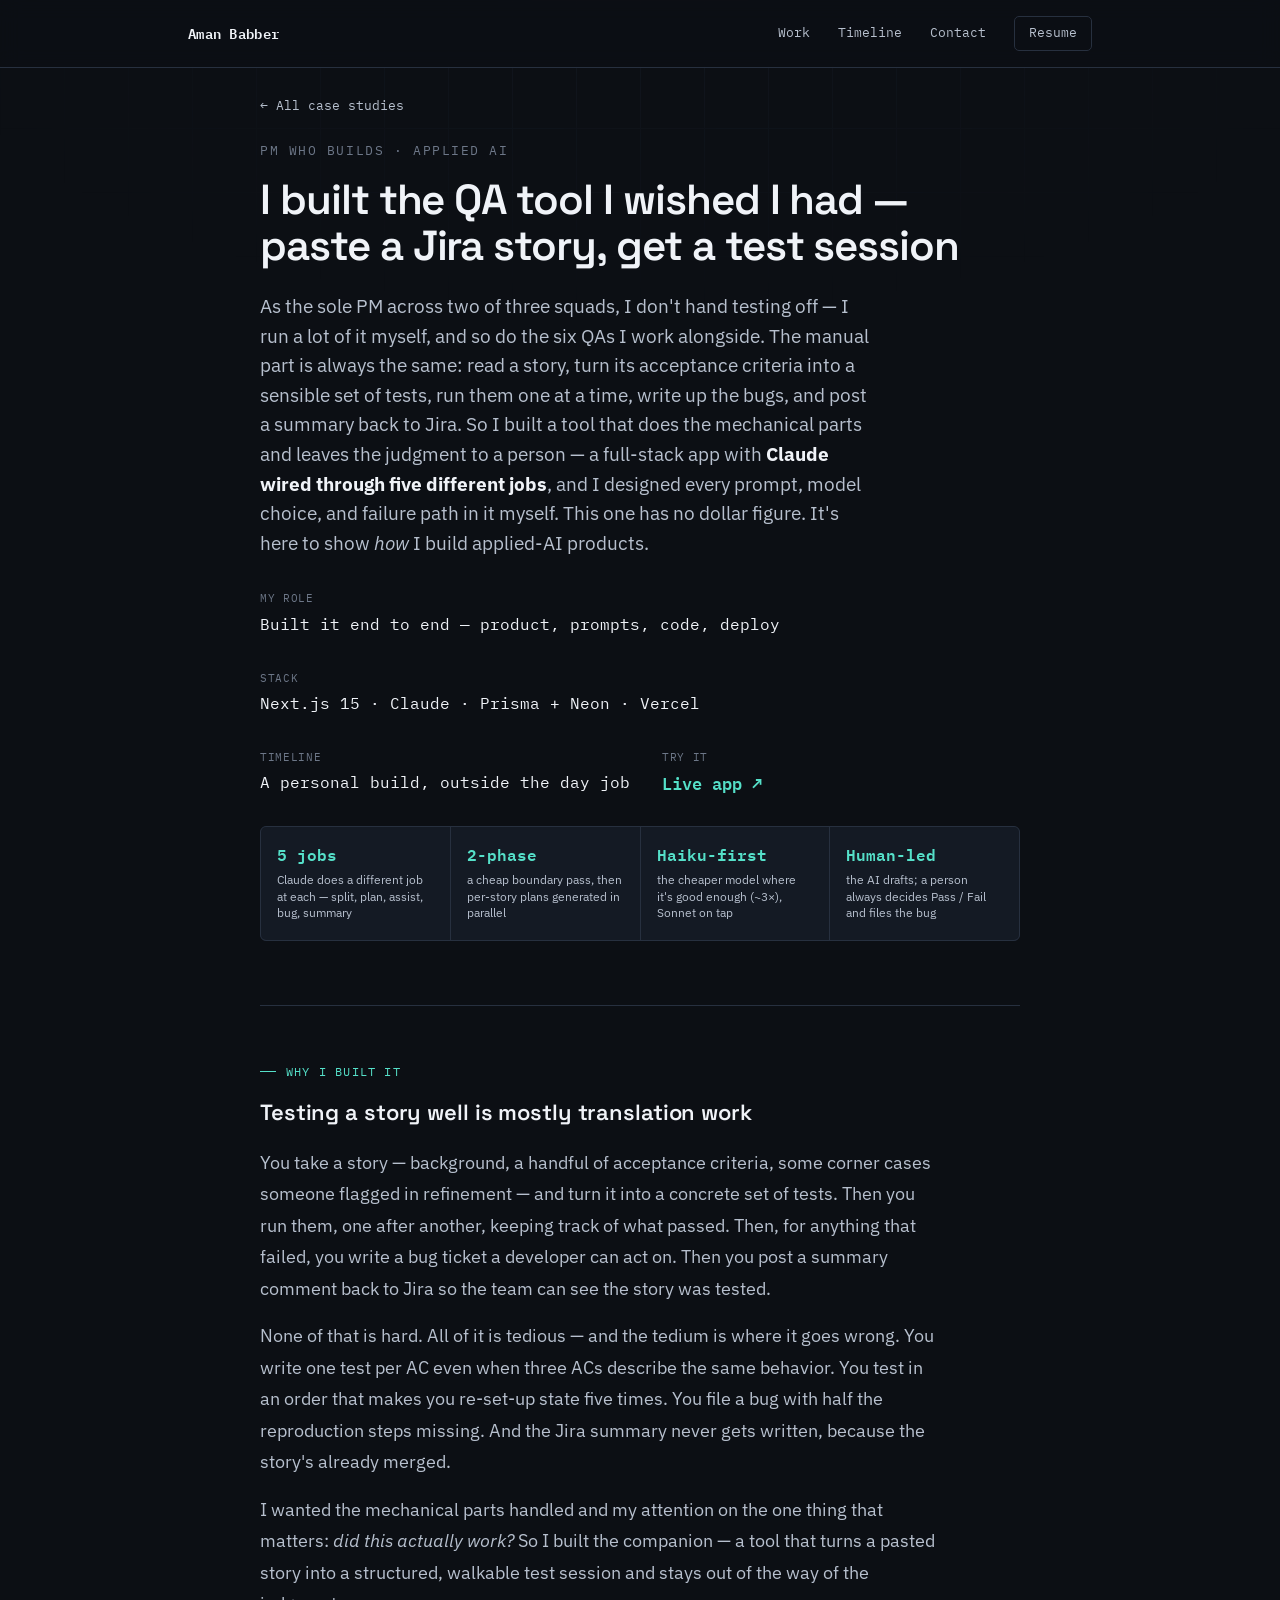
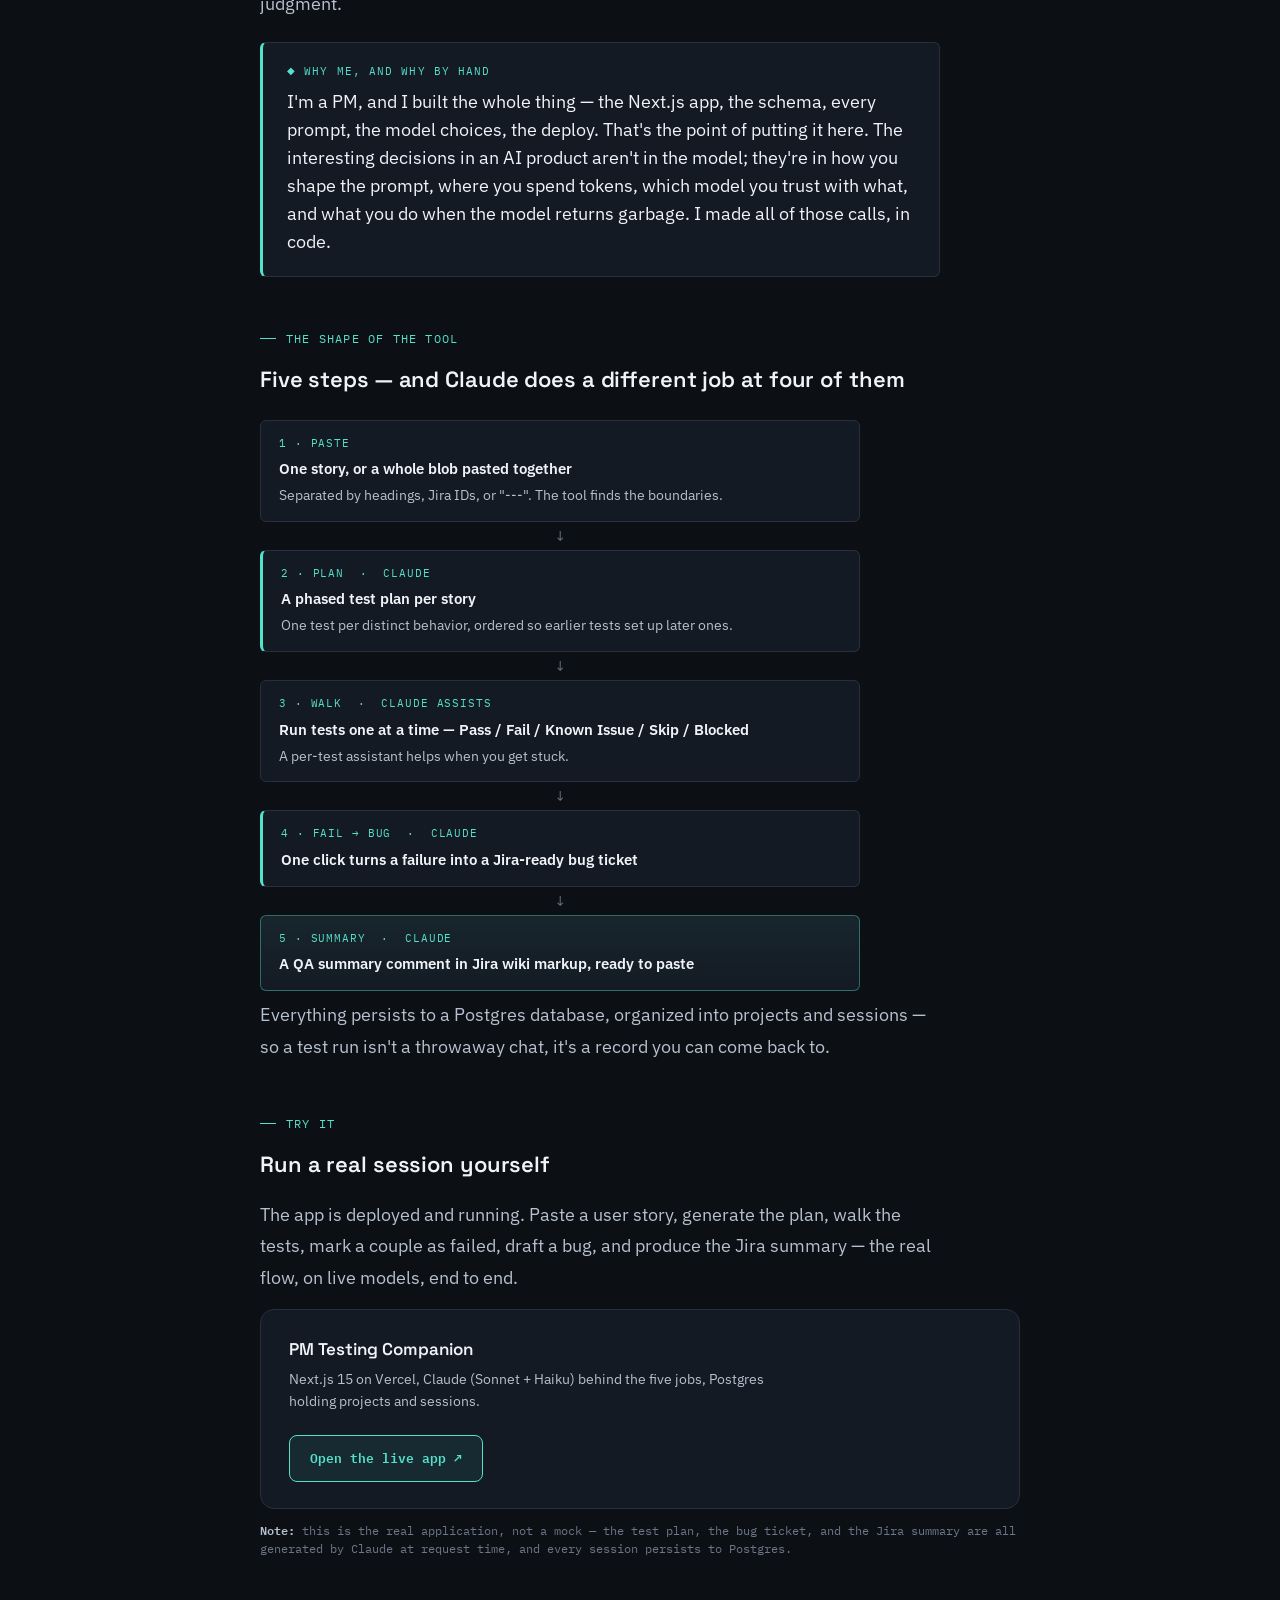
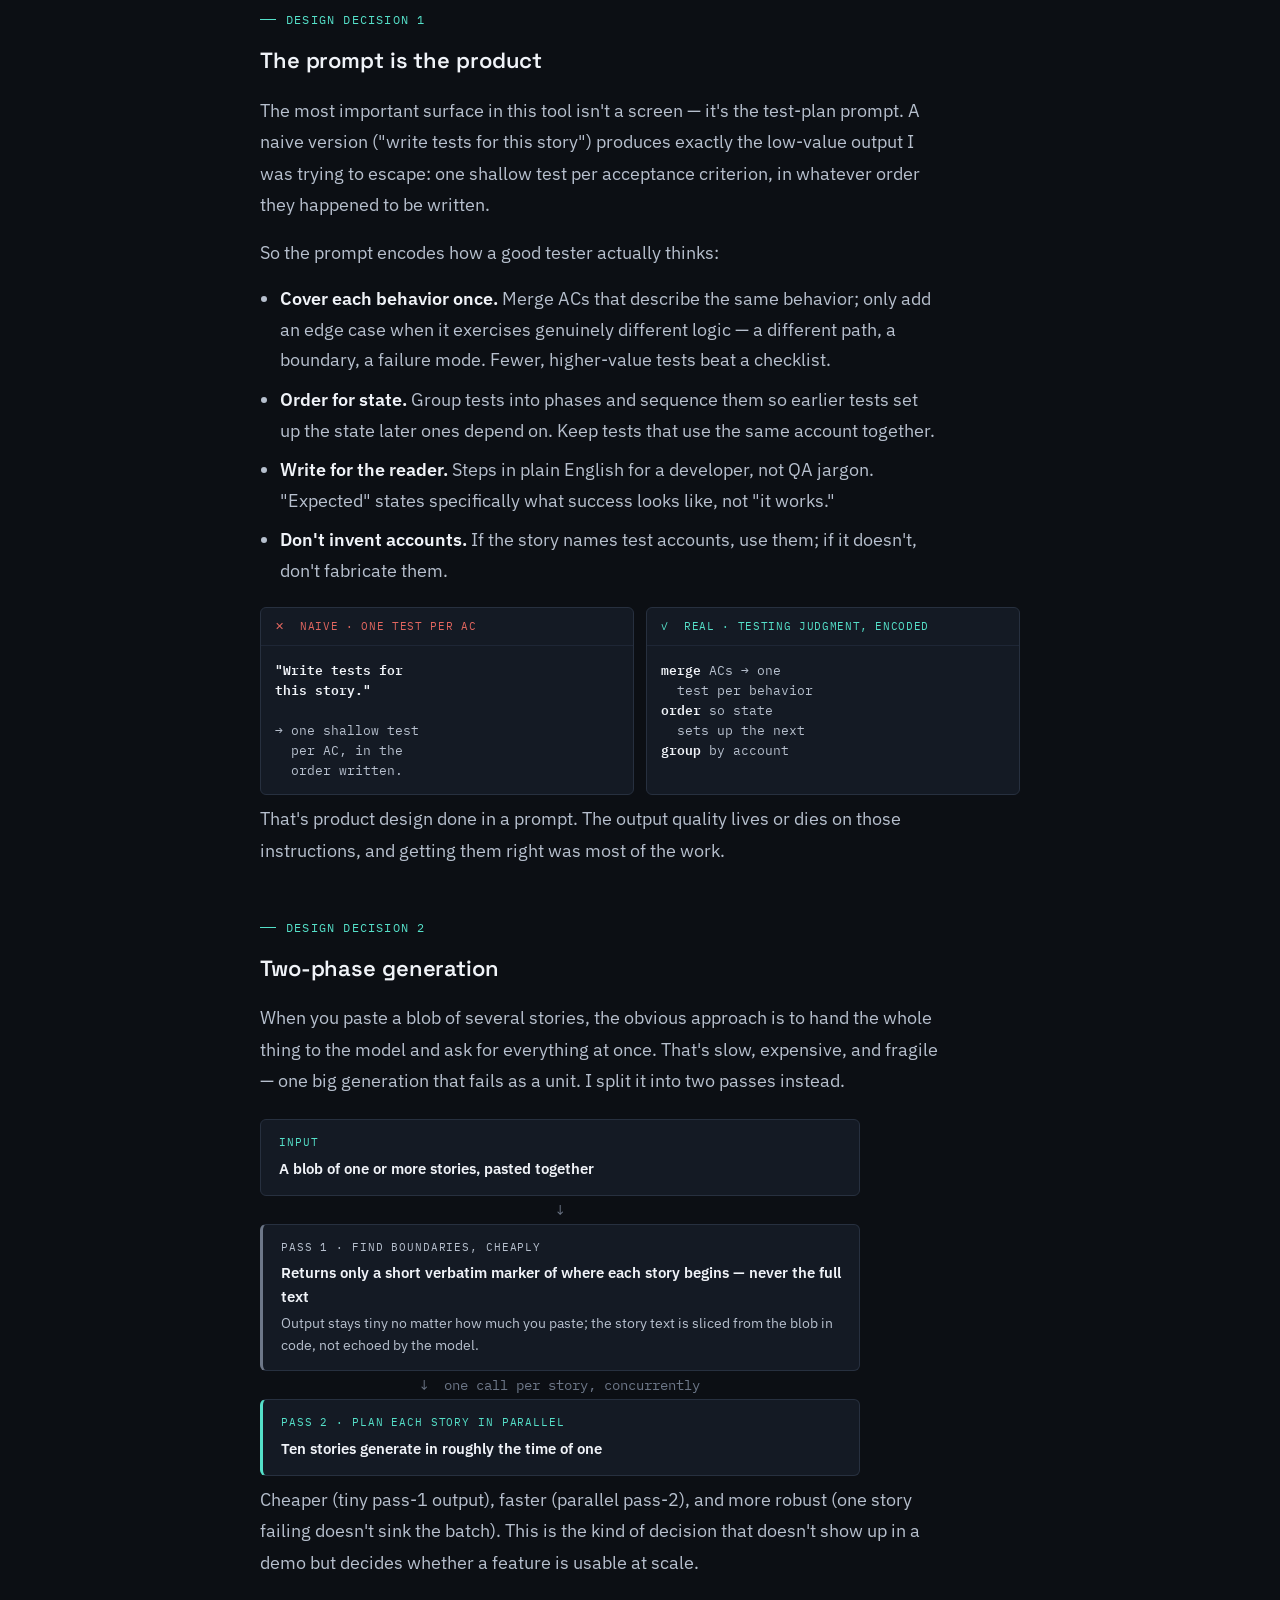
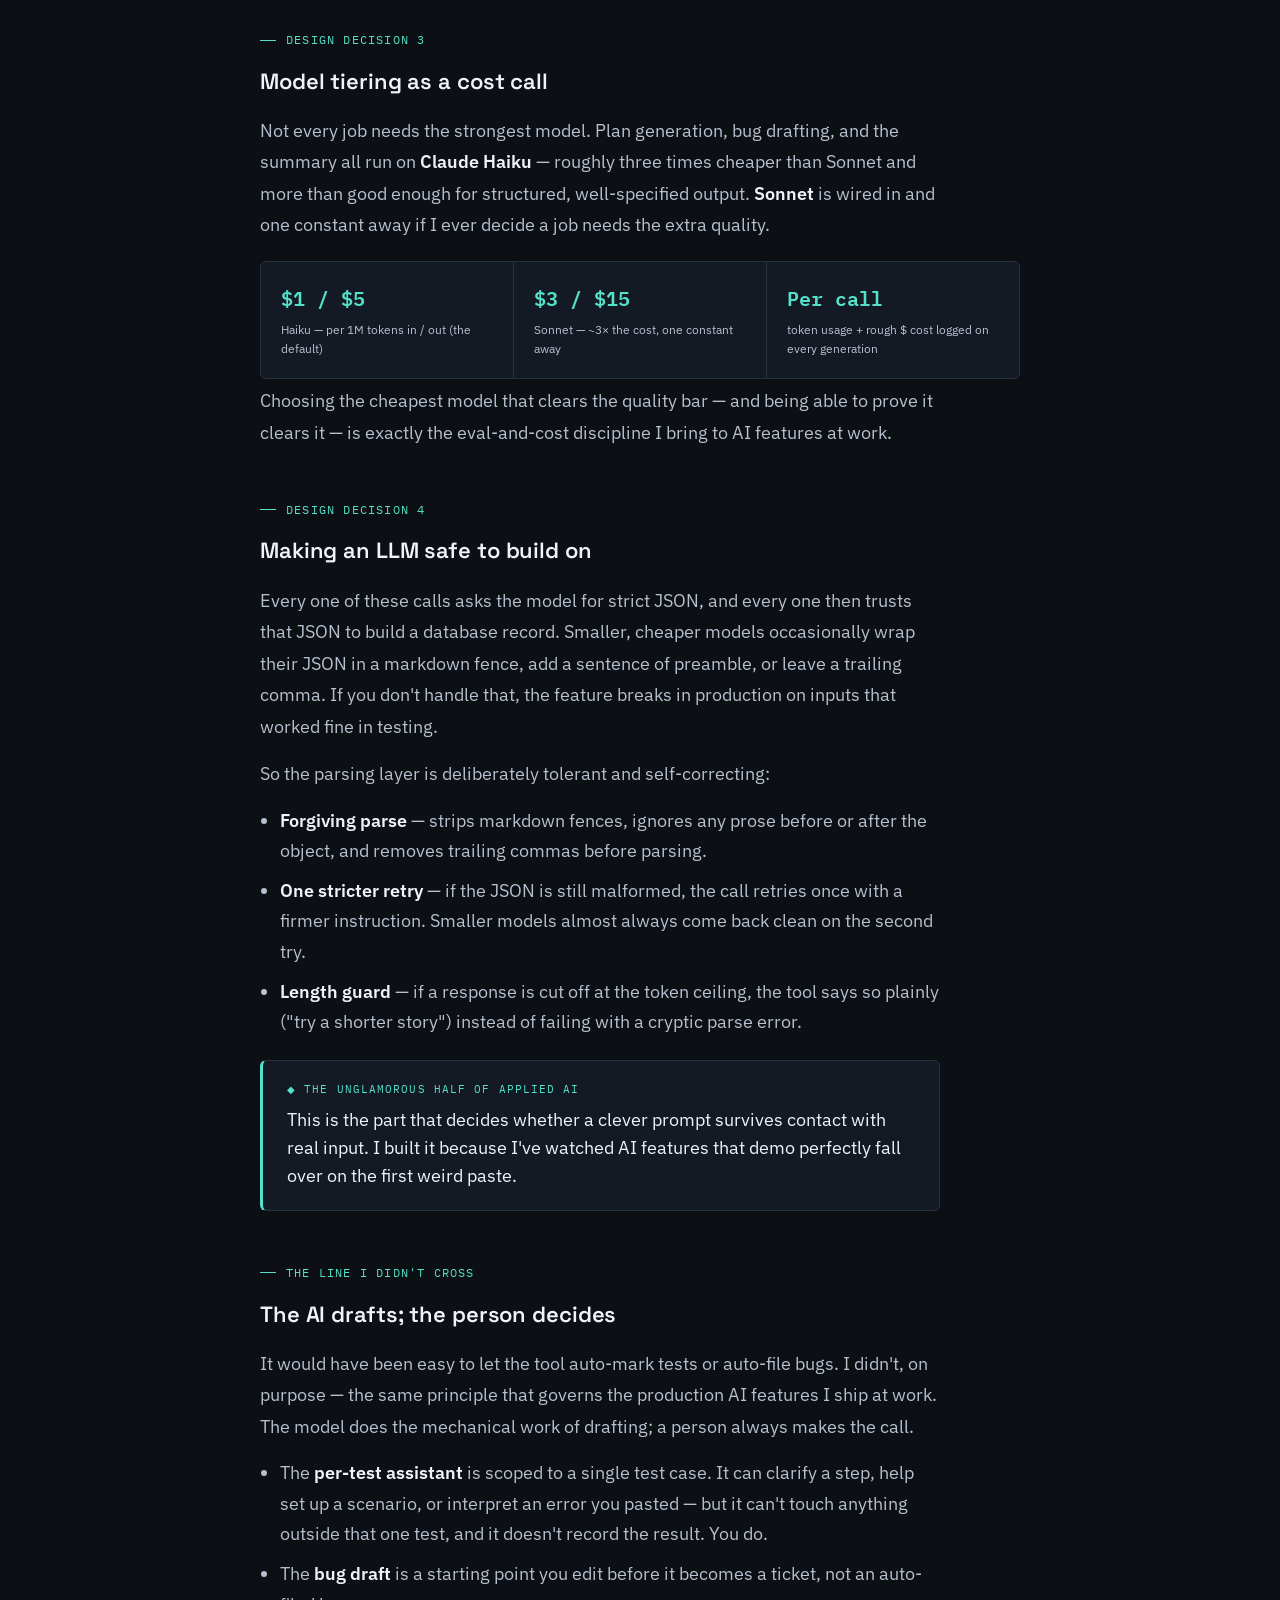
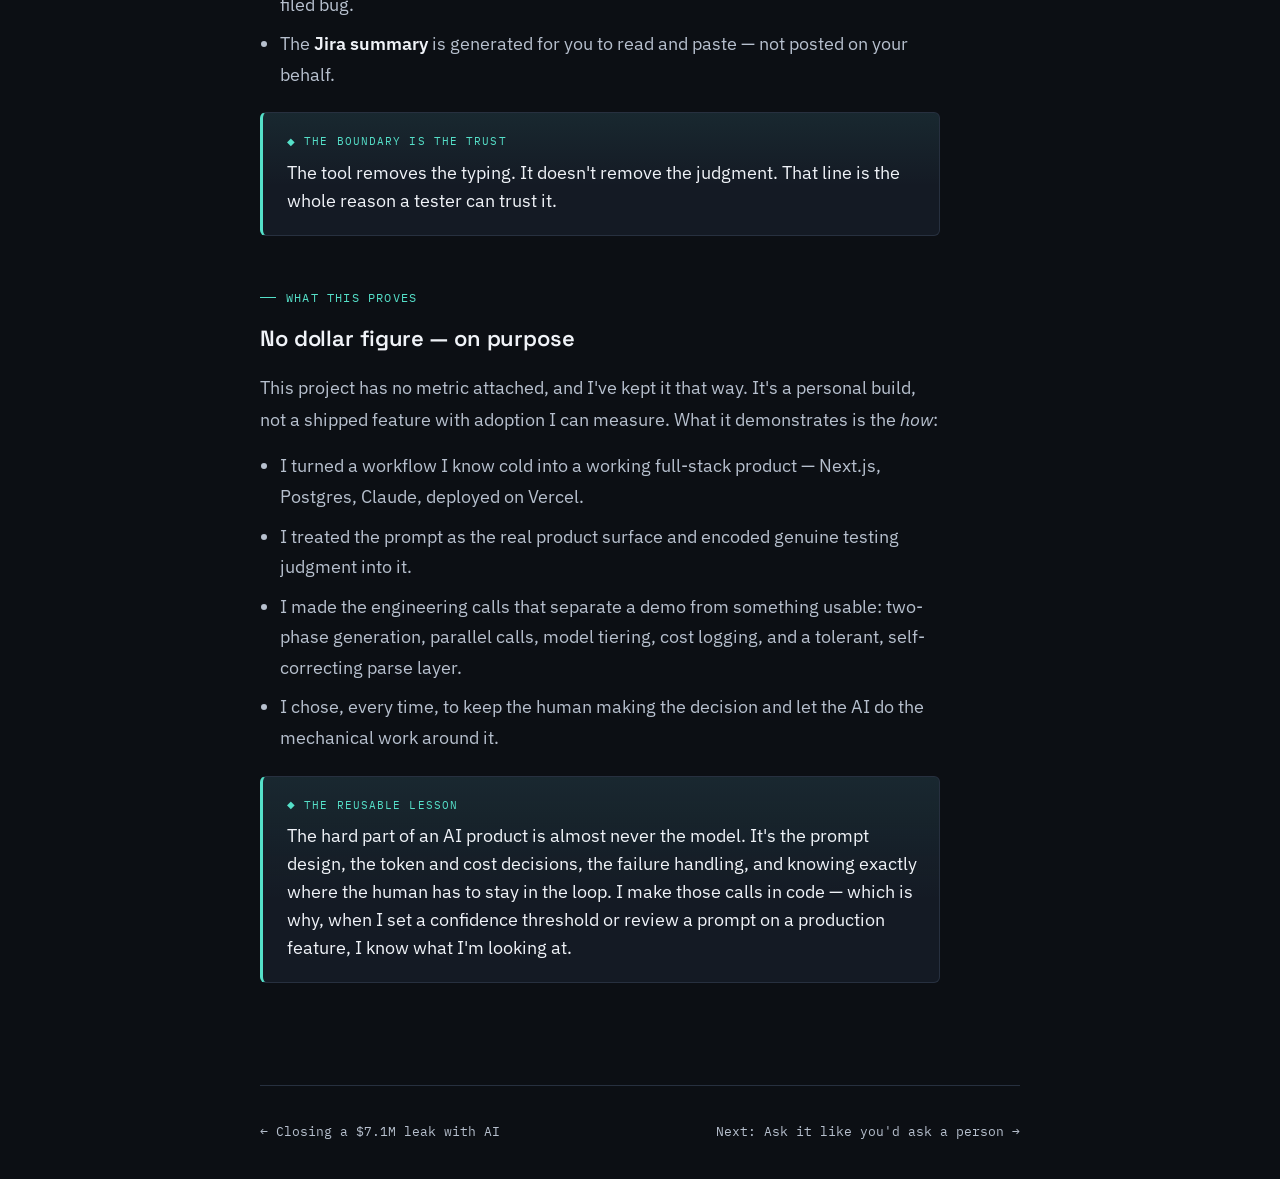
<file: case-8.html>
<!DOCTYPE html>
<html lang="en">
<head>
<meta charset="UTF-8">
<meta name="viewport" content="width=device-width, initial-scale=1.0">
<title>PM Testing Companion — building the QA tool I wished I had — Aman</title>
<link rel="preconnect" href="https://fonts.googleapis.com">
<link rel="preconnect" href="https://fonts.gstatic.com" crossorigin>
<link href="https://fonts.googleapis.com/css2?family=IBM+Plex+Mono:wght@400;500;600;700&family=IBM+Plex+Sans:wght@400;500;600;700&family=Space+Grotesk:wght@500;600;700&display=swap" rel="stylesheet">
<link rel="stylesheet" href="styles.css?v=11">
<style>
/* ---- live-app CTA ---- */
.live-cta{
  display:flex; align-items:center; justify-content:space-between;
  gap:22px; flex-wrap:wrap;
  border:1px solid var(--border); border-radius:14px;
  background:var(--surface); padding:26px 28px;
}
.live-cta .lc-copy{max-width:520px;}
.live-cta .lc-title{font-family:var(--display); font-size:17px; font-weight:600; margin-bottom:6px;}
.live-cta .lc-sub{font-size:14px; color:var(--text-dim); line-height:1.55;}
.live-cta .lc-btn{
  font-family:var(--mono); font-size:13px; font-weight:600; white-space:nowrap;
  border:1px solid var(--teal); border-radius:8px; padding:12px 20px;
  background:rgba(85,224,201,0.08); color:var(--teal); text-decoration:none;
  transition:background 0.15s ease;
}
.live-cta .lc-btn:hover{background:rgba(85,224,201,0.16);}
.demo-banner{font-family:var(--mono); font-size:11.5px; color:var(--text-faint); margin-top:12px; line-height:1.6;}
.demo-banner strong{color:var(--text-dim); font-weight:600;}
</style>
</head>
<body>

<nav>
  <div class="nav-inner">
    <a class="logo" href="index.html">Aman Babber</a>
    <div class="nav-links">
      <a href="index.html#work">Work</a>
      <a href="index.html#timeline">Timeline</a>
      <a href="index.html#contact">Contact</a>
      <a class="btn nav-resume" href="assets/resume.pdf" target="_blank" rel="noopener">Resume</a>
    </div>
  </div>
</nav>

<div class="wrap-narrow breadcrumb">
  <a href="index.html">← All case studies</a>
</div>

<!-- ============ HERO ============ -->
<header class="case-hero wrap-narrow">
  <div class="eyebrow">PM who builds · Applied AI</div>
  <h1>I built the QA tool I wished I had — paste a Jira story, get a test session</h1>
  <p class="dek">As the sole PM across two of three squads, I don't hand testing off — I run a lot of it myself, and so do the six QAs I work alongside. The manual part is always the same: read a story, turn its acceptance criteria into a sensible set of tests, run them one at a time, write up the bugs, and post a summary back to Jira. So I built a tool that does the mechanical parts and leaves the judgment to a person — a full-stack app with <strong style="color:var(--text);">Claude wired through five different jobs</strong>, and I designed every prompt, model choice, and failure path in it myself. This one has no dollar figure. It's here to show <em>how</em> I build applied-AI products.</p>

  <div class="case-meta">
    <div class="m-item"><div class="l">My role</div><div class="v">Built it end to end — product, prompts, code, deploy</div></div>
    <div class="m-item"><div class="l">Stack</div><div class="v">Next.js 15 · Claude · Prisma + Neon · Vercel</div></div>
    <div class="m-item"><div class="l">Timeline</div><div class="v">A personal build, outside the day job</div></div>
    <div class="m-item"><div class="l">Try it</div><div class="v hero-stat"><a href="https://pm-testing-companion.vercel.app" target="_blank" rel="noopener" style="color:inherit;">Live app ↗</a></div></div>
  </div>

  <div class="impact-strip">
    <div class="imp"><div class="n">5 jobs</div><div class="l">Claude does a different job at each — split, plan, assist, bug, summary</div></div>
    <div class="imp"><div class="n">2-phase</div><div class="l">a cheap boundary pass, then per-story plans generated in parallel</div></div>
    <div class="imp"><div class="n">Haiku-first</div><div class="l">the cheaper model where it's good enough (~3×), Sonnet on tap</div></div>
    <div class="imp"><div class="n">Human-led</div><div class="l">the AI drafts; a person always decides Pass / Fail and files the bug</div></div>
  </div>
</header>

<div class="case-body-page wrap-narrow">

  <!-- ============ §1 WHY ============ -->
  <div class="cs-section">
    <div class="cs-label">Why I built it</div>
    <h2>Testing a story well is mostly translation work</h2>
    <p>You take a story — background, a handful of acceptance criteria, some corner cases someone flagged in refinement — and turn it into a concrete set of tests. Then you run them, one after another, keeping track of what passed. Then, for anything that failed, you write a bug ticket a developer can act on. Then you post a summary comment back to Jira so the team can see the story was tested.</p>
    <p>None of that is hard. All of it is tedious — and the tedium is where it goes wrong. You write one test per AC even when three ACs describe the same behavior. You test in an order that makes you re-set-up state five times. You file a bug with half the reproduction steps missing. And the Jira summary never gets written, because the story's already merged.</p>
    <p>I wanted the mechanical parts handled and my attention on the one thing that matters: <em>did this actually work?</em> So I built the companion — a tool that turns a pasted story into a structured, walkable test session and stays out of the way of the judgment.</p>

    <div class="callout">
      <div class="co-label">Why me, and why by hand</div>
      <p>I'm a PM, and I built the whole thing — the Next.js app, the schema, every prompt, the model choices, the deploy. That's the point of putting it here. The interesting decisions in an AI product aren't in the model; they're in how you shape the prompt, where you spend tokens, which model you trust with what, and what you do when the model returns garbage. I made all of those calls, in code.</p>
    </div>
  </div>

  <!-- ============ §2 THE SHAPE ============ -->
  <div class="cs-section">
    <div class="cs-label">The shape of the tool</div>
    <h2>Five steps — and Claude does a different job at four of them</h2>
    <div class="flow">
      <div class="flow-node"><div class="fn-k">1 · Paste</div><div class="fn-t">One story, or a whole blob pasted together</div><div class="fn-d">Separated by headings, Jira IDs, or "---". The tool finds the boundaries.</div></div>
      <div class="flow-arrow">↓</div>
      <div class="flow-node l2"><div class="fn-k">2 · Plan &nbsp;·&nbsp; Claude</div><div class="fn-t">A phased test plan per story</div><div class="fn-d">One test per distinct behavior, ordered so earlier tests set up later ones.</div></div>
      <div class="flow-arrow">↓</div>
      <div class="flow-node"><div class="fn-k">3 · Walk &nbsp;·&nbsp; Claude assists</div><div class="fn-t">Run tests one at a time — Pass / Fail / Known Issue / Skip / Blocked</div><div class="fn-d">A per-test assistant helps when you get stuck.</div></div>
      <div class="flow-arrow">↓</div>
      <div class="flow-node l2"><div class="fn-k">4 · Fail → bug &nbsp;·&nbsp; Claude</div><div class="fn-t">One click turns a failure into a Jira-ready bug ticket</div></div>
      <div class="flow-arrow">↓</div>
      <div class="flow-node terminal"><div class="fn-k">5 · Summary &nbsp;·&nbsp; Claude</div><div class="fn-t">A QA summary comment in Jira wiki markup, ready to paste</div></div>
    </div>
    <p>Everything persists to a Postgres database, organized into projects and sessions — so a test run isn't a throwaway chat, it's a record you can come back to.</p>
  </div>

  <!-- ============ TRY IT ============ -->
  <div class="cs-section" id="demo">
    <div class="cs-label">Try it</div>
    <h2>Run a real session yourself</h2>
    <p>The app is deployed and running. Paste a user story, generate the plan, walk the tests, mark a couple as failed, draft a bug, and produce the Jira summary — the real flow, on live models, end to end.</p>

    <div class="live-cta">
      <div class="lc-copy">
        <div class="lc-title">PM Testing Companion</div>
        <div class="lc-sub">Next.js 15 on Vercel, Claude (Sonnet + Haiku) behind the five jobs, Postgres holding projects and sessions.</div>
      </div>
      <a class="lc-btn" href="https://pm-testing-companion.vercel.app" target="_blank" rel="noopener">Open the live app ↗</a>
    </div>

    <div class="demo-banner">
      <strong>Note:</strong> this is the real application, not a mock — the test plan, the bug ticket, and the Jira summary are all generated by Claude at request time, and every session persists to Postgres.
    </div>
  </div>

  <!-- ============ §3 PROMPT IS THE PRODUCT ============ -->
  <div class="cs-section">
    <div class="cs-label">Design decision 1</div>
    <h2>The prompt is the product</h2>
    <p>The most important surface in this tool isn't a screen — it's the test-plan prompt. A naive version ("write tests for this story") produces exactly the low-value output I was trying to escape: one shallow test per acceptance criterion, in whatever order they happened to be written.</p>
    <p>So the prompt encodes how a good tester actually thinks:</p>
    <ul>
      <li><strong>Cover each behavior once.</strong> Merge ACs that describe the same behavior; only add an edge case when it exercises genuinely different logic — a different path, a boundary, a failure mode. Fewer, higher-value tests beat a checklist.</li>
      <li><strong>Order for state.</strong> Group tests into phases and sequence them so earlier tests set up the state later ones depend on. Keep tests that use the same account together.</li>
      <li><strong>Write for the reader.</strong> Steps in plain English for a developer, not QA jargon. "Expected" states specifically what success looks like, not "it works."</li>
      <li><strong>Don't invent accounts.</strong> If the story names test accounts, use them; if it doesn't, don't fabricate them.</li>
    </ul>

    <div class="prompt-evo">
      <div class="pe before">
        <div class="pe-h">✕ &nbsp;naive · one test per AC</div>
        <div class="pe-code"><span class="k">"Write tests for
this story."</span>

→ one shallow test
  per AC, in the
  order written.</div>
      </div>
      <div class="pe after">
        <div class="pe-h">✓ &nbsp;real · testing judgment, encoded</div>
        <div class="pe-code"><span class="k">merge</span> ACs → one
  test per behavior
<span class="k">order</span> so state
  sets up the next
<span class="k">group</span> by account</div>
      </div>
    </div>
    <p>That's product design done in a prompt. The output quality lives or dies on those instructions, and getting them right was most of the work.</p>
  </div>

  <!-- ============ §4 TWO-PHASE ============ -->
  <div class="cs-section">
    <div class="cs-label">Design decision 2</div>
    <h2>Two-phase generation</h2>
    <p>When you paste a blob of several stories, the obvious approach is to hand the whole thing to the model and ask for everything at once. That's slow, expensive, and fragile — one big generation that fails as a unit. I split it into two passes instead.</p>

    <div class="flow">
      <div class="flow-node"><div class="fn-k">Input</div><div class="fn-t">A blob of one or more stories, pasted together</div></div>
      <div class="flow-arrow">↓</div>
      <div class="flow-node l1"><div class="fn-k">Pass 1 · find boundaries, cheaply</div><div class="fn-t">Returns only a short verbatim marker of where each story begins — never the full text</div><div class="fn-d">Output stays tiny no matter how much you paste; the story text is sliced from the blob in code, not echoed by the model.</div></div>
      <div class="flow-arrow">↓ &nbsp;one call per story, concurrently</div>
      <div class="flow-node l2"><div class="fn-k">Pass 2 · plan each story in parallel</div><div class="fn-t">Ten stories generate in roughly the time of one</div></div>
    </div>
    <p>Cheaper (tiny pass-1 output), faster (parallel pass-2), and more robust (one story failing doesn't sink the batch). This is the kind of decision that doesn't show up in a demo but decides whether a feature is usable at scale.</p>
  </div>

  <!-- ============ §5 MODEL TIERING ============ -->
  <div class="cs-section">
    <div class="cs-label">Design decision 3</div>
    <h2>Model tiering as a cost call</h2>
    <p>Not every job needs the strongest model. Plan generation, bug drafting, and the summary all run on <strong>Claude Haiku</strong> — roughly three times cheaper than Sonnet and more than good enough for structured, well-specified output. <strong>Sonnet</strong> is wired in and one constant away if I ever decide a job needs the extra quality.</p>

    <div class="pull-stats">
      <div class="ps"><div class="n">$1 / $5</div><div class="l">Haiku — per 1M tokens in / out (the default)</div></div>
      <div class="ps"><div class="n">$3 / $15</div><div class="l">Sonnet — ~3× the cost, one constant away</div></div>
      <div class="ps"><div class="n">Per call</div><div class="l">token usage + rough $ cost logged on every generation</div></div>
    </div>
    <p>Choosing the cheapest model that clears the quality bar — and being able to prove it clears it — is exactly the eval-and-cost discipline I bring to AI features at work.</p>
  </div>

  <!-- ============ §6 SAFE TO BUILD ON ============ -->
  <div class="cs-section">
    <div class="cs-label">Design decision 4</div>
    <h2>Making an LLM safe to build on</h2>
    <p>Every one of these calls asks the model for strict JSON, and every one then trusts that JSON to build a database record. Smaller, cheaper models occasionally wrap their JSON in a markdown fence, add a sentence of preamble, or leave a trailing comma. If you don't handle that, the feature breaks in production on inputs that worked fine in testing.</p>
    <p>So the parsing layer is deliberately tolerant and self-correcting:</p>
    <ul>
      <li><strong>Forgiving parse</strong> — strips markdown fences, ignores any prose before or after the object, and removes trailing commas before parsing.</li>
      <li><strong>One stricter retry</strong> — if the JSON is still malformed, the call retries once with a firmer instruction. Smaller models almost always come back clean on the second try.</li>
      <li><strong>Length guard</strong> — if a response is cut off at the token ceiling, the tool says so plainly ("try a shorter story") instead of failing with a cryptic parse error.</li>
    </ul>
    <div class="callout">
      <div class="co-label">The unglamorous half of applied AI</div>
      <p>This is the part that decides whether a clever prompt survives contact with real input. I built it because I've watched AI features that demo perfectly fall over on the first weird paste.</p>
    </div>
  </div>

  <!-- ============ §7 HUMAN IN LOOP ============ -->
  <div class="cs-section">
    <div class="cs-label">The line I didn't cross</div>
    <h2>The AI drafts; the person decides</h2>
    <p>It would have been easy to let the tool auto-mark tests or auto-file bugs. I didn't, on purpose — the same principle that governs the production AI features I ship at work. The model does the mechanical work of drafting; a person always makes the call.</p>
    <ul>
      <li>The <strong>per-test assistant</strong> is scoped to a single test case. It can clarify a step, help set up a scenario, or interpret an error you pasted — but it can't touch anything outside that one test, and it doesn't record the result. You do.</li>
      <li>The <strong>bug draft</strong> is a starting point you edit before it becomes a ticket, not an auto-filed bug.</li>
      <li>The <strong>Jira summary</strong> is generated for you to read and paste — not posted on your behalf.</li>
    </ul>
    <div class="callout key">
      <div class="co-label">The boundary is the trust</div>
      <p>The tool removes the typing. It doesn't remove the judgment. That line is the whole reason a tester can trust it.</p>
    </div>
  </div>

  <!-- ============ §8 WHAT IT PROVES ============ -->
  <div class="cs-section">
    <div class="cs-label">What this proves</div>
    <h2>No dollar figure — on purpose</h2>
    <p>This project has no metric attached, and I've kept it that way. It's a personal build, not a shipped feature with adoption I can measure. What it demonstrates is the <em>how</em>:</p>
    <ul>
      <li>I turned a workflow I know cold into a working full-stack product — Next.js, Postgres, Claude, deployed on Vercel.</li>
      <li>I treated the prompt as the real product surface and encoded genuine testing judgment into it.</li>
      <li>I made the engineering calls that separate a demo from something usable: two-phase generation, parallel calls, model tiering, cost logging, and a tolerant, self-correcting parse layer.</li>
      <li>I chose, every time, to keep the human making the decision and let the AI do the mechanical work around it.</li>
    </ul>
    <div class="callout key">
      <div class="co-label">The reusable lesson</div>
      <p>The hard part of an AI product is almost never the model. It's the prompt design, the token and cost decisions, the failure handling, and knowing exactly where the human has to stay in the loop. I make those calls in code — which is why, when I set a confidence threshold or review a prompt on a production feature, I know what I'm looking at.</p>
    </div>
  </div>

</div>

<div class="wrap-narrow case-nav">
  <a href="case-6.html">← Closing a $7.1M leak with AI</a>
  <a href="case-9.html">Next: Ask it like you'd ask a person →</a>
</div>

</body>
</html>
</file>
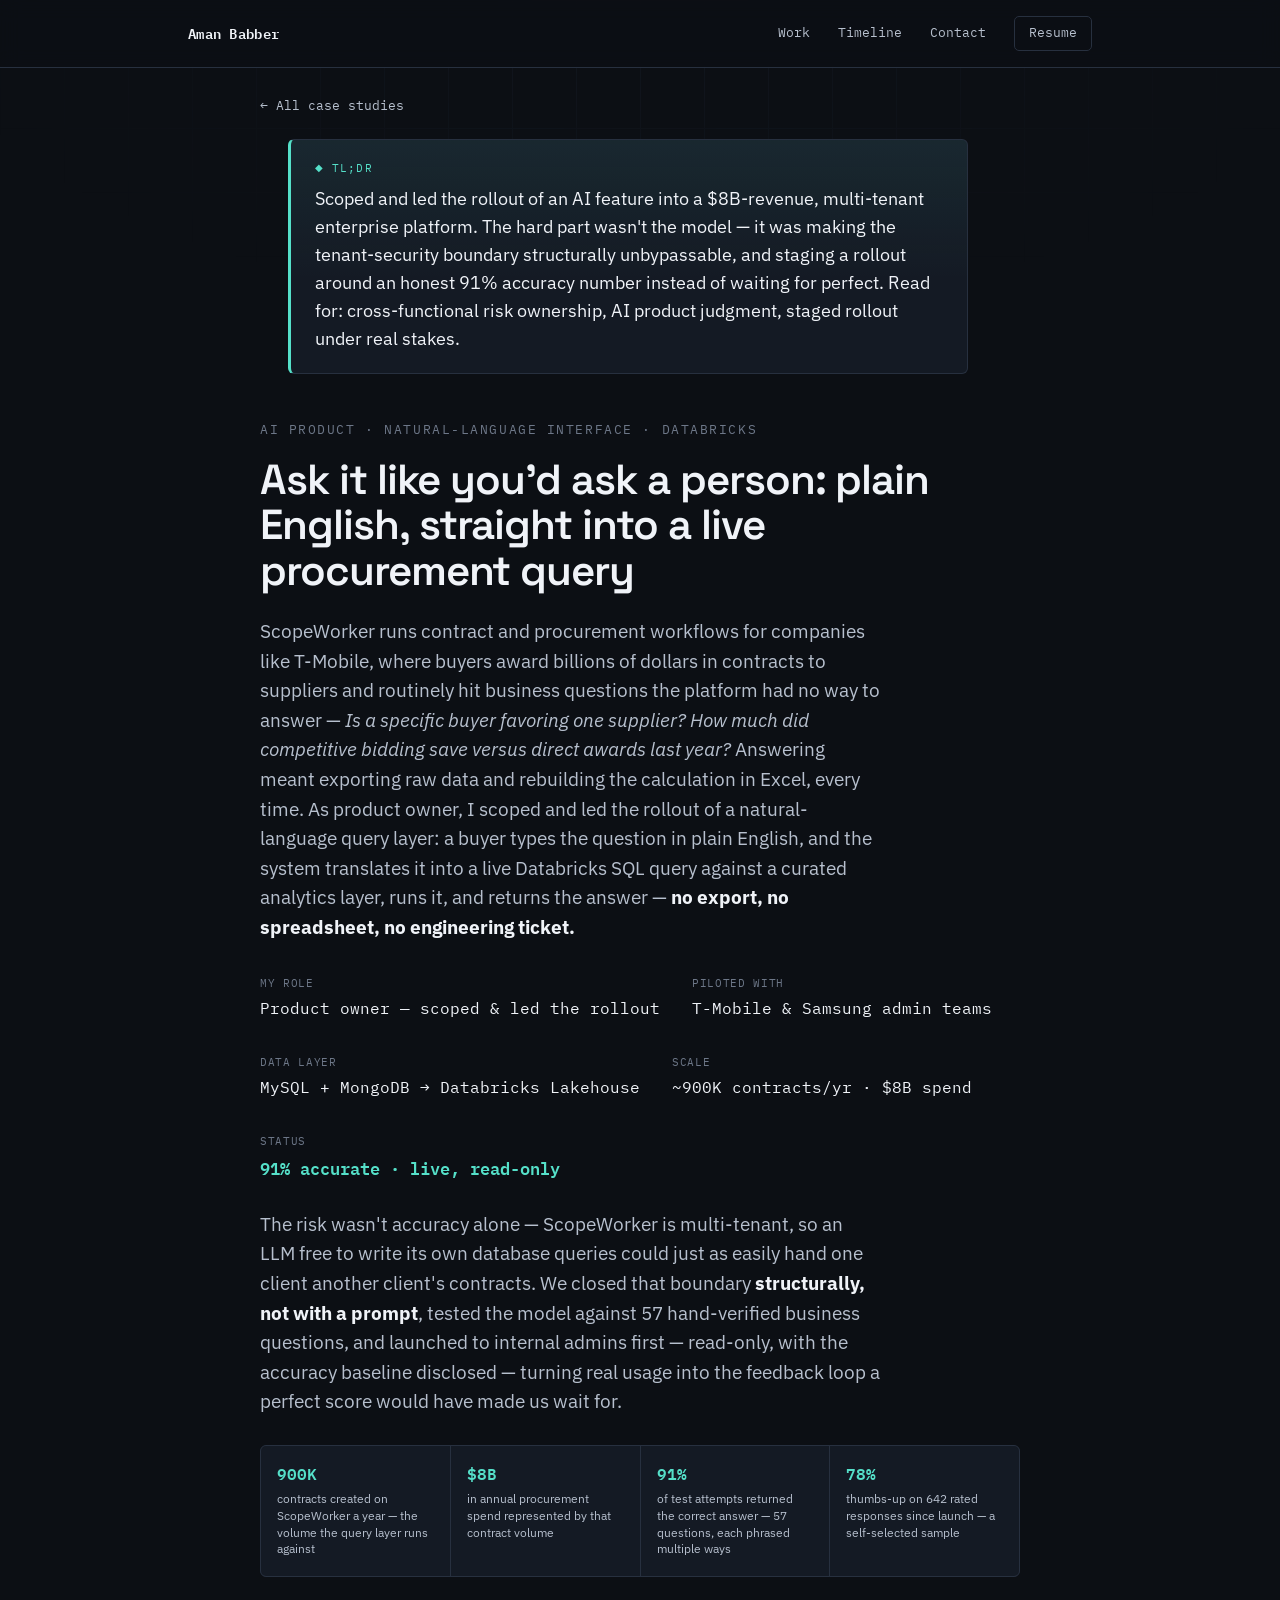
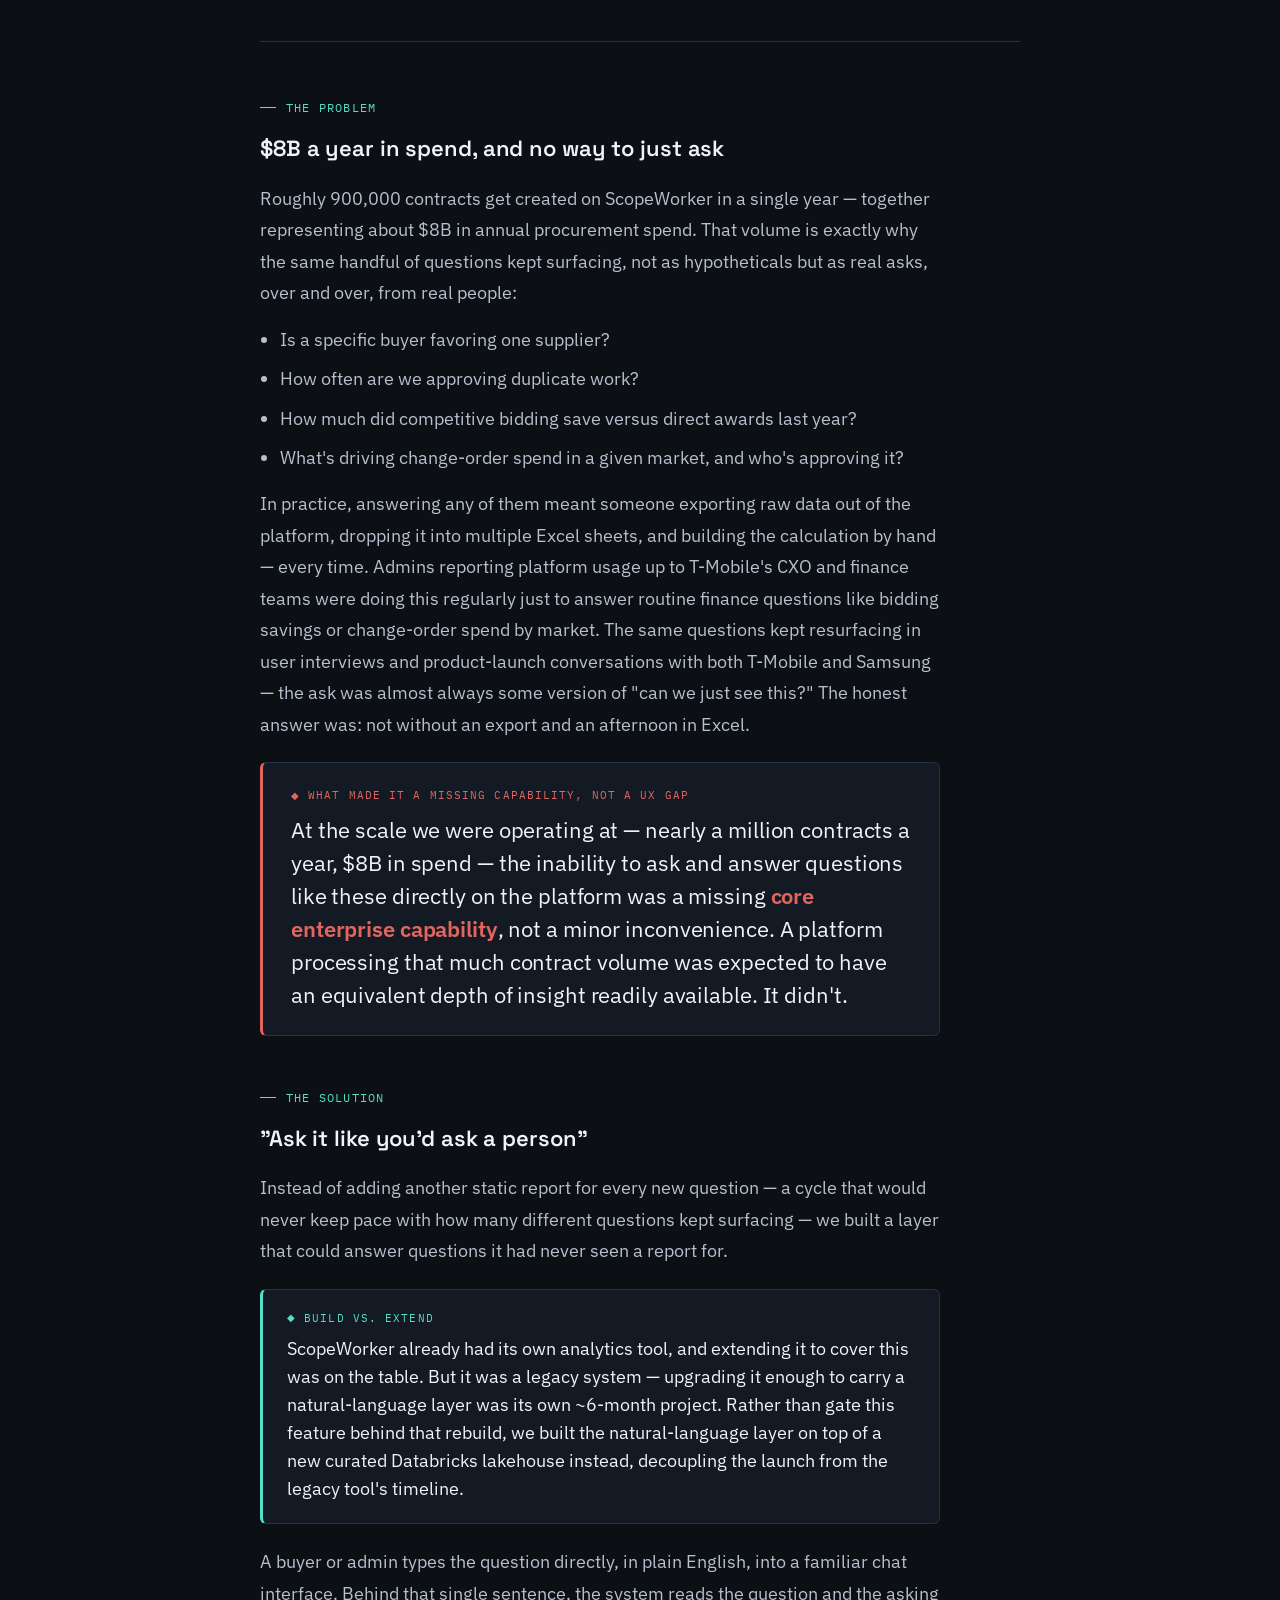
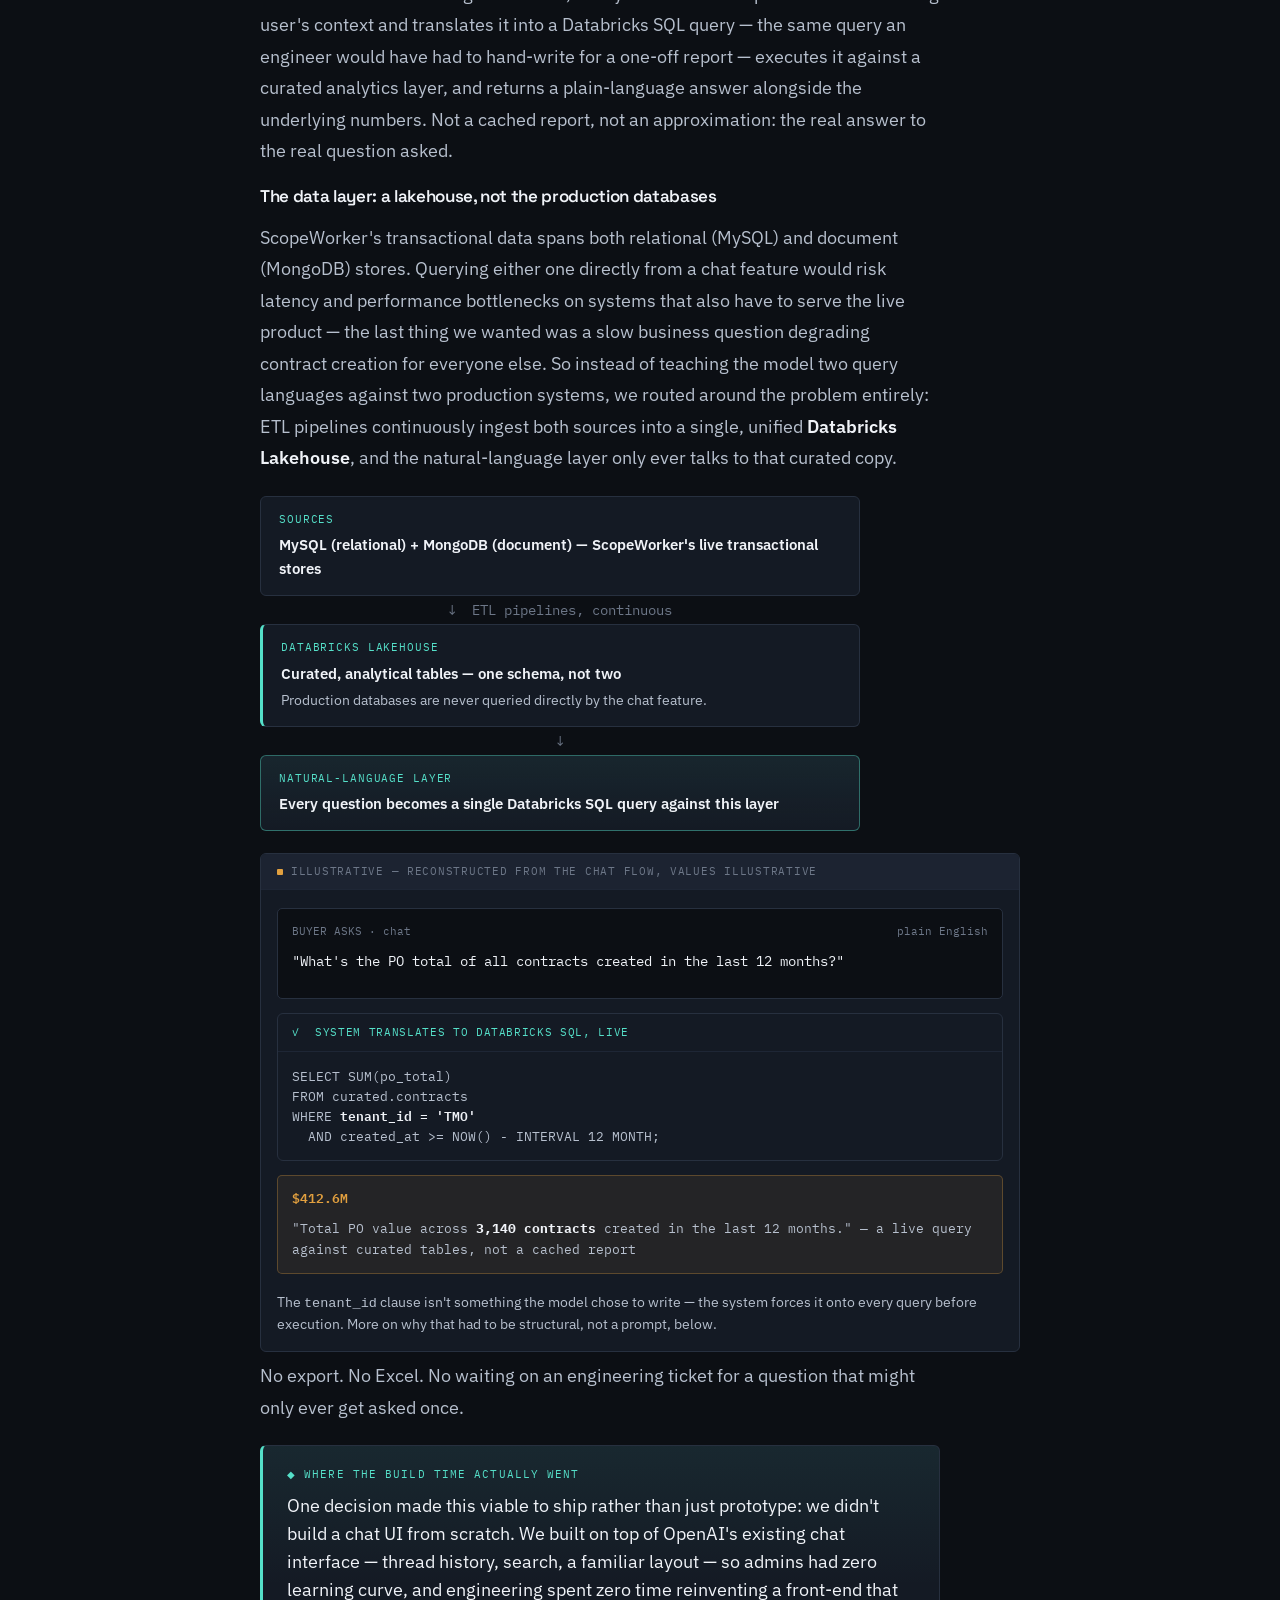
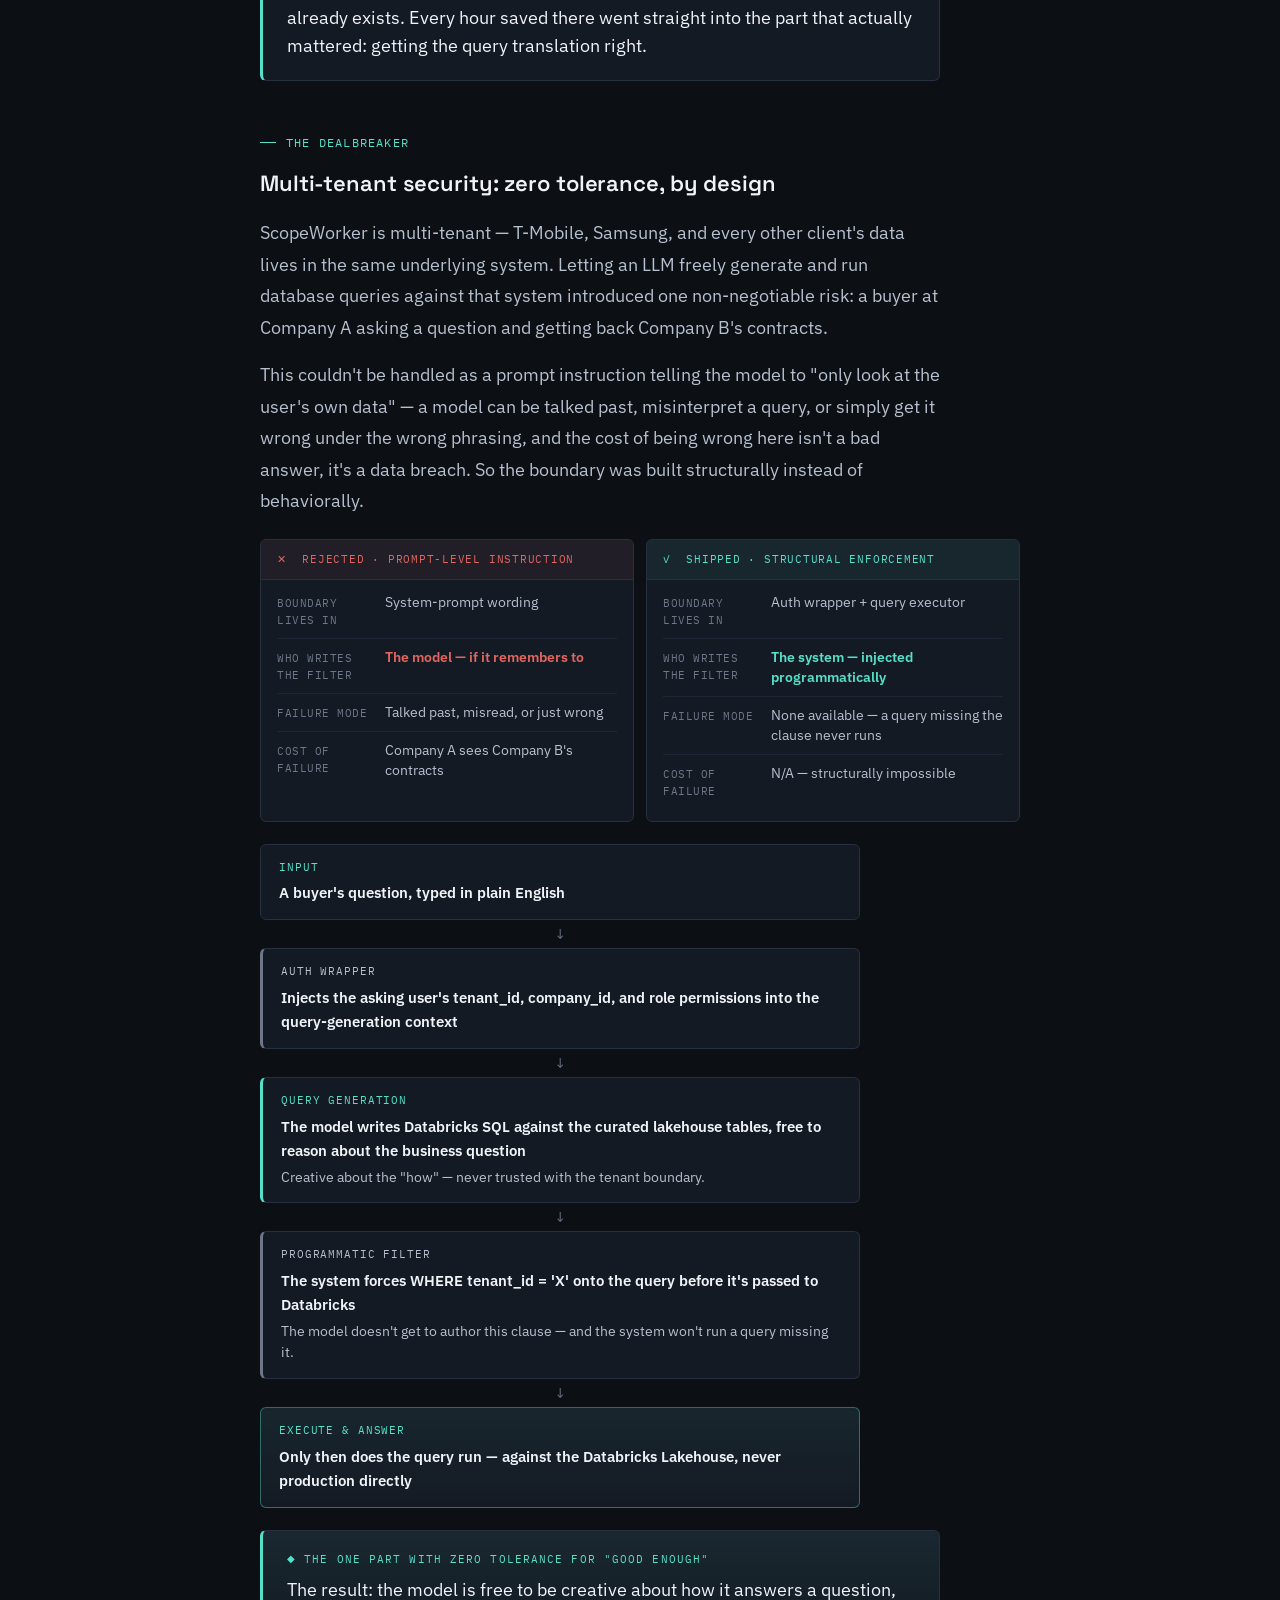
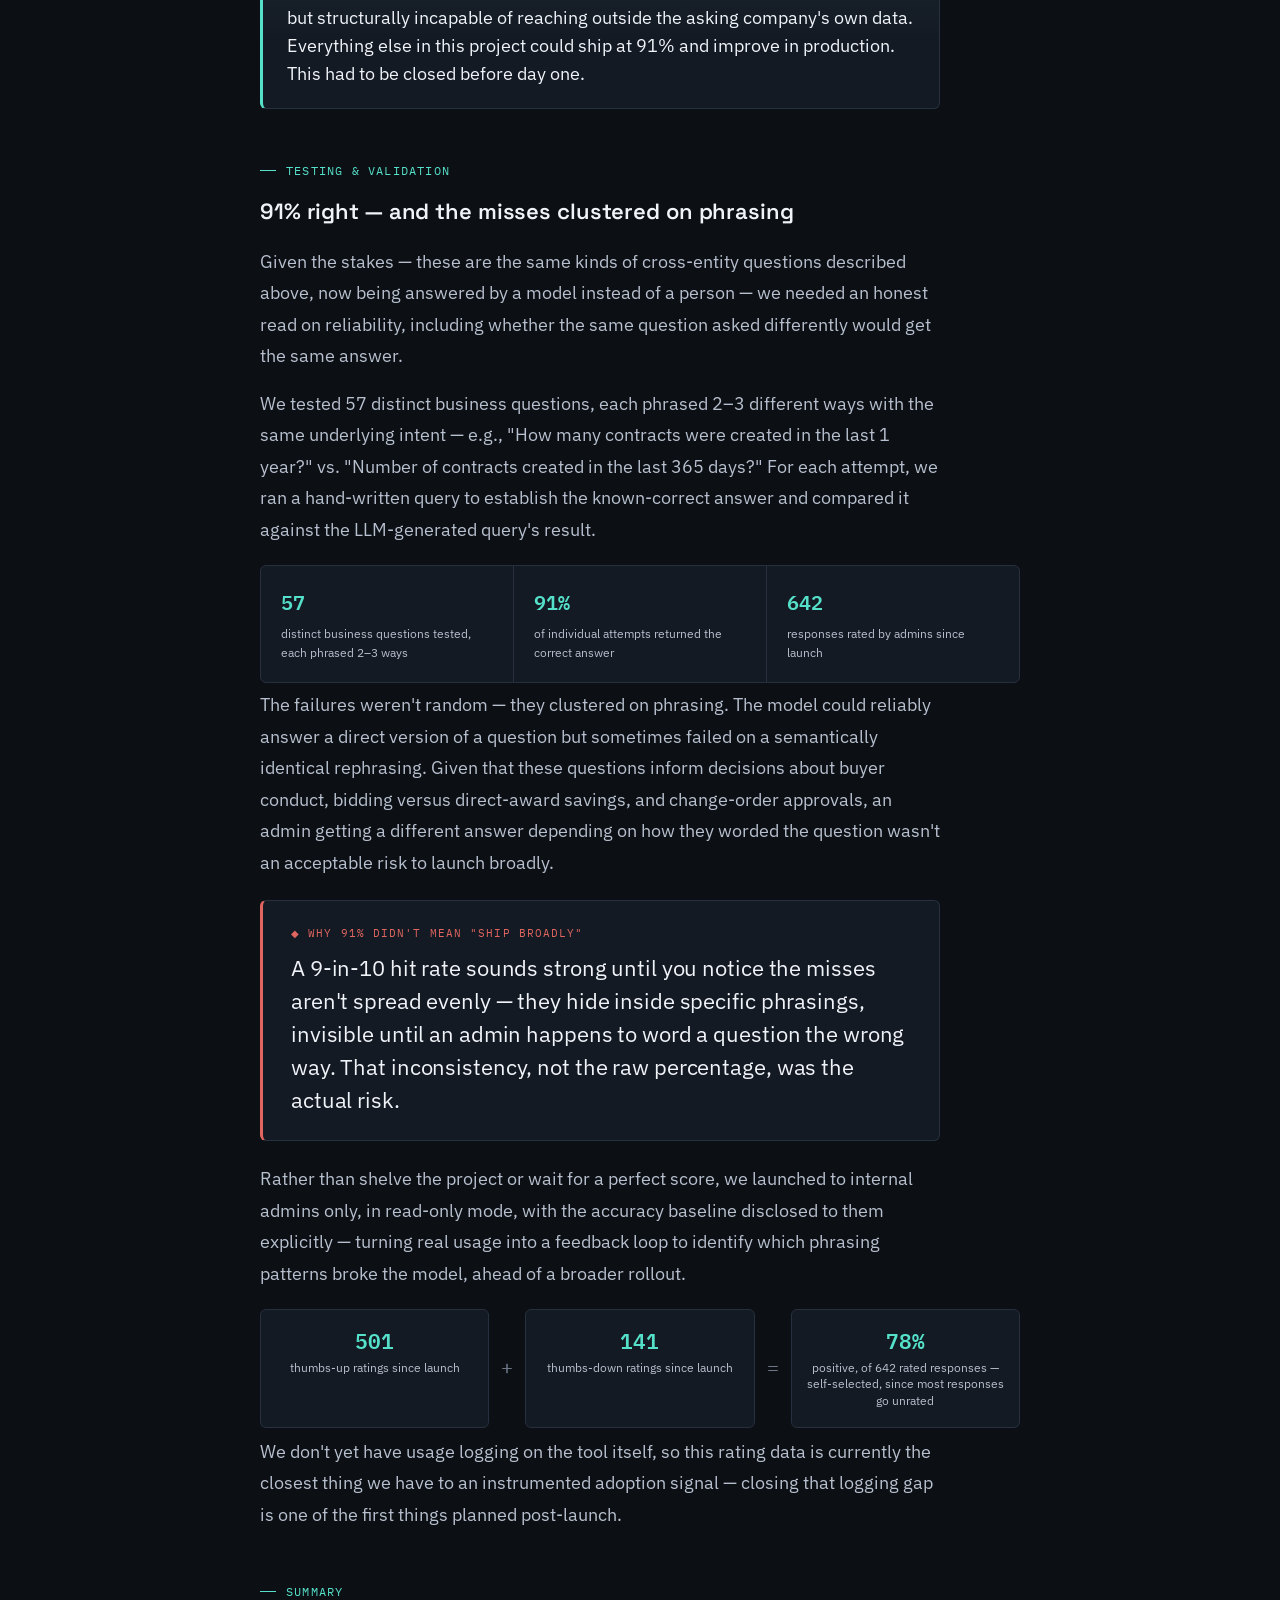
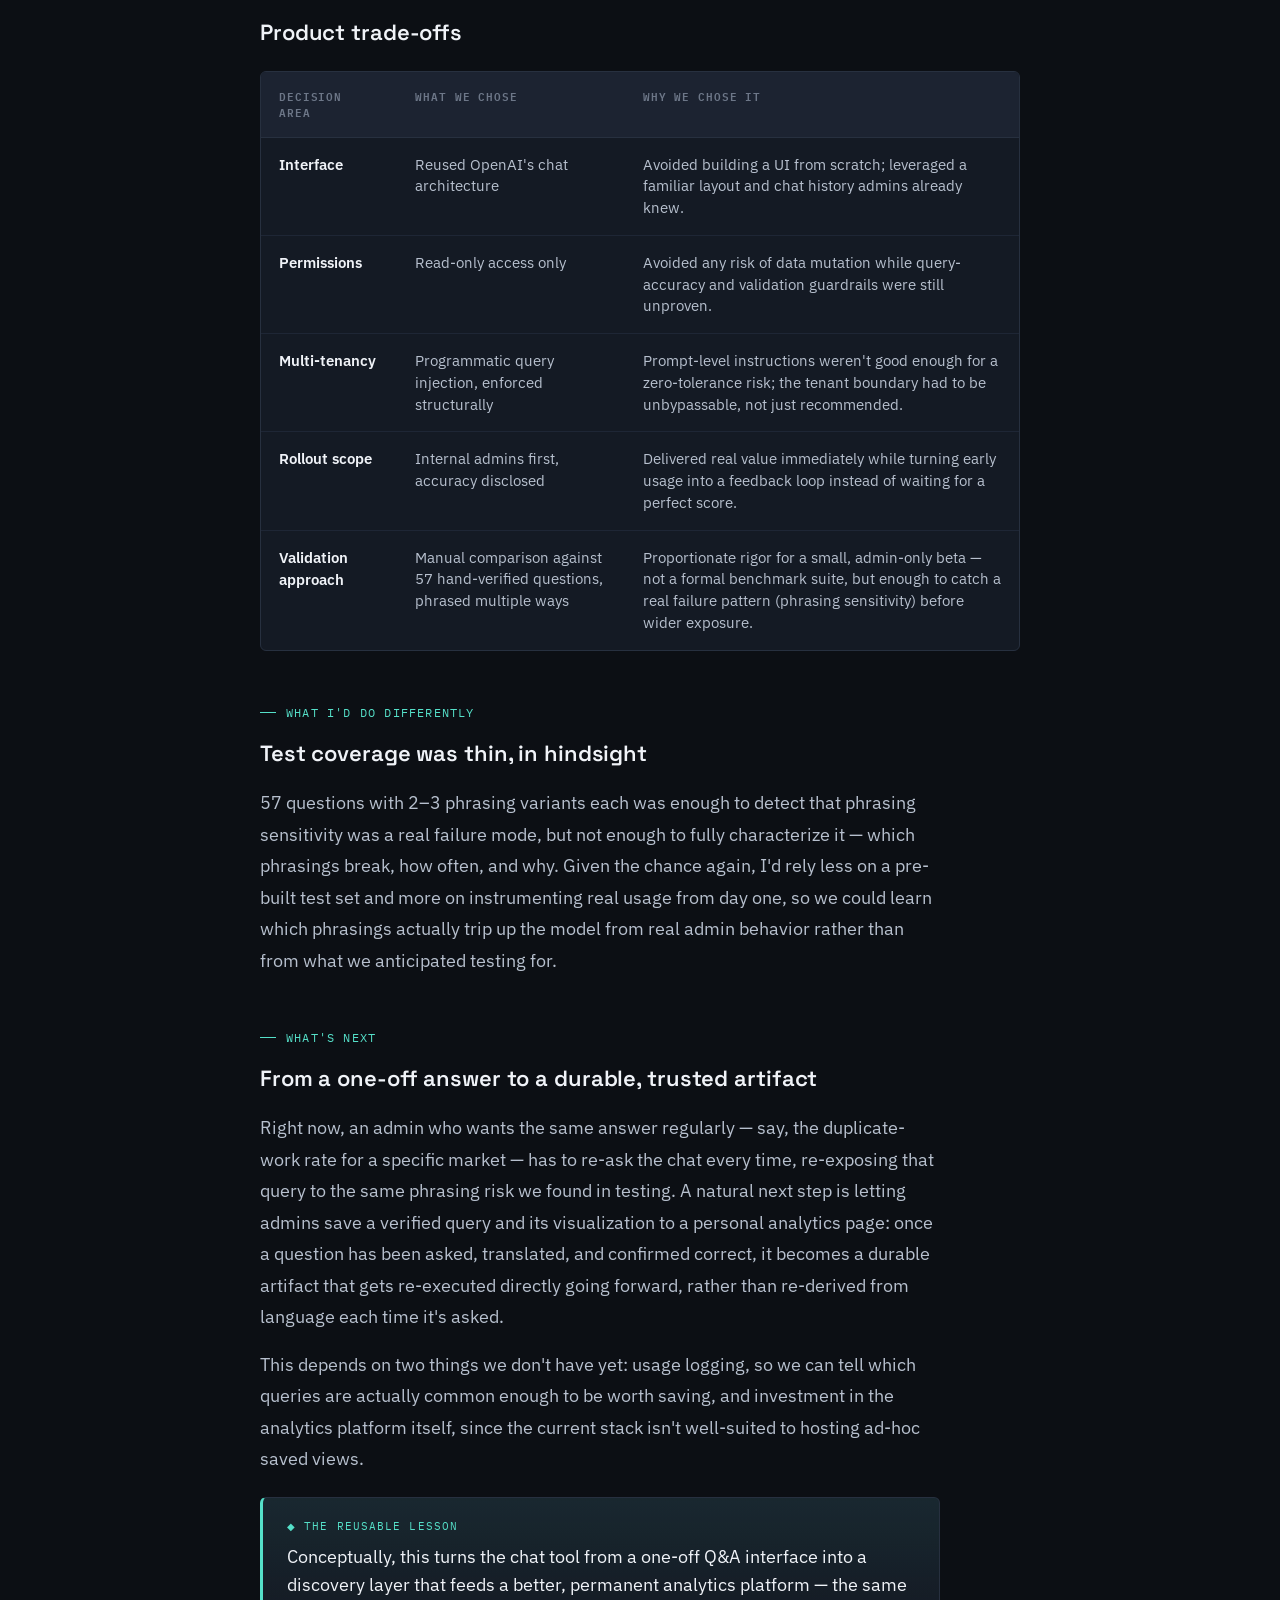
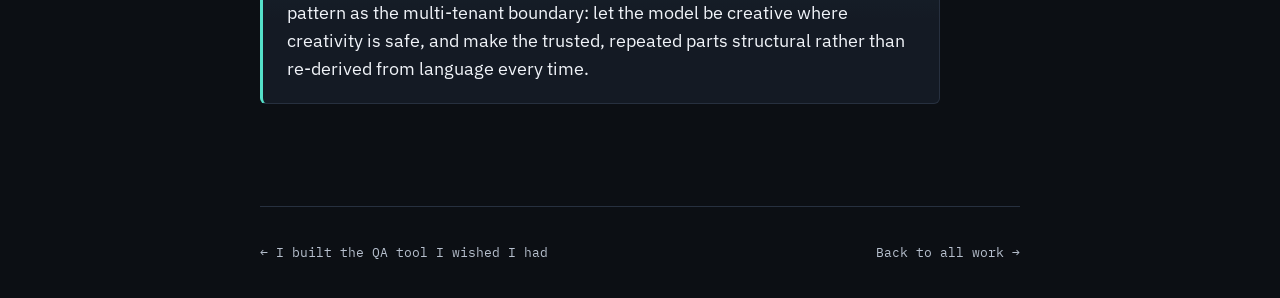
<file: case-9.html>
<!DOCTYPE html>
<html lang="en">
<head>
<meta charset="UTF-8">
<meta name="viewport" content="width=device-width, initial-scale=1.0">
<title>Ask it like you'd ask a person — natural-language queries for $8B in contracts — Aman</title>
<link rel="preconnect" href="https://fonts.googleapis.com">
<link rel="preconnect" href="https://fonts.gstatic.com" crossorigin>
<link href="https://fonts.googleapis.com/css2?family=IBM+Plex+Mono:wght@400;500;600;700&family=IBM+Plex+Sans:wght@400;500;600;700&family=Space+Grotesk:wght@500;600;700&display=swap" rel="stylesheet">
<link rel="stylesheet" href="styles.css?v=11">
</head>
<body>

<nav>
  <div class="nav-inner">
    <a class="logo" href="index.html">Aman Babber</a>
    <div class="nav-links">
      <a href="index.html#work">Work</a>
      <a href="index.html#timeline">Timeline</a>
      <a href="index.html#contact">Contact</a>
      <a class="btn nav-resume" href="assets/resume.pdf" target="_blank" rel="noopener">Resume</a>
    </div>
  </div>
</nav>

<div class="wrap-narrow breadcrumb">
  <a href="index.html">← All case studies</a>
</div>

<div class="wrap-narrow">
  <div class="callout key">
    <div class="co-label">TL;DR</div>
    <p>Scoped and led the rollout of an AI feature into a $8B-revenue, multi-tenant enterprise platform. The hard part wasn't the model — it was making the tenant-security boundary structurally unbypassable, and staging a rollout around an honest 91% accuracy number instead of waiting for perfect. Read for: cross-functional risk ownership, AI product judgment, staged rollout under real stakes.</p>
  </div>
</div>

<!-- ============ §1 HERO ============ -->
<header class="case-hero wrap-narrow">
  <div class="eyebrow">AI product · Natural-language interface · Databricks</div>
  <h1>Ask it like you'd ask a person: plain English, straight into a live procurement query</h1>
  <p class="dek">ScopeWorker runs contract and procurement workflows for companies like T-Mobile, where buyers award billions of dollars in contracts to suppliers and routinely hit business questions the platform had no way to answer — <em>Is a specific buyer favoring one supplier? How much did competitive bidding save versus direct awards last year?</em> Answering meant exporting raw data and rebuilding the calculation in Excel, every time. As product owner, I scoped and led the rollout of a natural-language query layer: a buyer types the question in plain English, and the system translates it into a live Databricks SQL query against a curated analytics layer, runs it, and returns the answer — <strong style="color:var(--text);">no export, no spreadsheet, no engineering ticket.</strong></p>

  <div class="case-meta">
    <div class="m-item"><div class="l">My role</div><div class="v">Product owner — scoped &amp; led the rollout</div></div>
    <div class="m-item"><div class="l">Piloted with</div><div class="v">T-Mobile &amp; Samsung admin teams</div></div>
    <div class="m-item"><div class="l">Data layer</div><div class="v">MySQL + MongoDB → Databricks Lakehouse</div></div>
    <div class="m-item"><div class="l">Scale</div><div class="v">~900K contracts/yr · $8B spend</div></div>
    <div class="m-item"><div class="l">Status</div><div class="v hero-stat">91% accurate · live, read-only</div></div>
  </div>

  <p class="dek" style="margin-top:28px;">The risk wasn't accuracy alone — ScopeWorker is multi-tenant, so an LLM free to write its own database queries could just as easily hand one client another client's contracts. We closed that boundary <strong style="color:var(--text);">structurally, not with a prompt</strong>, tested the model against 57 hand-verified business questions, and launched to internal admins first — read-only, with the accuracy baseline disclosed — turning real usage into the feedback loop a perfect score would have made us wait for.</p>

  <div class="impact-strip">
    <div class="imp"><div class="n">900K</div><div class="l">contracts created on ScopeWorker a year — the volume the query layer runs against</div></div>
    <div class="imp"><div class="n">$8B</div><div class="l">in annual procurement spend represented by that contract volume</div></div>
    <div class="imp"><div class="n">91%</div><div class="l">of test attempts returned the correct answer — 57 questions, each phrased multiple ways</div></div>
    <div class="imp"><div class="n">78%</div><div class="l">thumbs-up on 642 rated responses since launch — a self-selected sample</div></div>
  </div>
</header>

<div class="case-body-page wrap-narrow">

  <!-- ============ §2 THE PROBLEM ============ -->
  <div class="cs-section">
    <div class="cs-label">The problem</div>
    <h2>$8B a year in spend, and no way to just ask</h2>
    <p>Roughly 900,000 contracts get created on ScopeWorker in a single year — together representing about $8B in annual procurement spend. That volume is exactly why the same handful of questions kept surfacing, not as hypotheticals but as real asks, over and over, from real people:</p>
    <ul>
      <li>Is a specific buyer favoring one supplier?</li>
      <li>How often are we approving duplicate work?</li>
      <li>How much did competitive bidding save versus direct awards last year?</li>
      <li>What's driving change-order spend in a given market, and who's approving it?</li>
    </ul>
    <p>In practice, answering any of them meant someone exporting raw data out of the platform, dropping it into multiple Excel sheets, and building the calculation by hand — every time. Admins reporting platform usage up to T-Mobile's CXO and finance teams were doing this regularly just to answer routine finance questions like bidding savings or change-order spend by market. The same questions kept resurfacing in user interviews and product-launch conversations with both T-Mobile and Samsung — the ask was almost always some version of "can we just see this?" The honest answer was: not without an export and an afternoon in Excel.</p>

    <div class="callout warn">
      <div class="co-label">What made it a missing capability, not a UX gap</div>
      <p>At the scale we were operating at — nearly a million contracts a year, $8B in spend — the inability to ask and answer questions like these directly on the platform was a missing <strong>core enterprise capability</strong>, not a minor inconvenience. A platform processing that much contract volume was expected to have an equivalent depth of insight readily available. It didn't.</p>
    </div>
  </div>

  <!-- ============ §3 THE SOLUTION ============ -->
  <div class="cs-section">
    <div class="cs-label">The solution</div>
    <h2>"Ask it like you'd ask a person"</h2>
    <p>Instead of adding another static report for every new question — a cycle that would never keep pace with how many different questions kept surfacing — we built a layer that could answer questions it had never seen a report for.</p>

    <div class="callout">
      <div class="co-label">Build vs. extend</div>
      <p>ScopeWorker already had its own analytics tool, and extending it to cover this was on the table. But it was a legacy system — upgrading it enough to carry a natural-language layer was its own ~6-month project. Rather than gate this feature behind that rebuild, we built the natural-language layer on top of a new curated Databricks lakehouse instead, decoupling the launch from the legacy tool's timeline.</p>
    </div>

    <p>A buyer or admin types the question directly, in plain English, into a familiar chat interface. Behind that single sentence, the system reads the question and the asking user's context and translates it into a Databricks SQL query — the same query an engineer would have had to hand-write for a one-off report — executes it against a curated analytics layer, and returns a plain-language answer alongside the underlying numbers. Not a cached report, not an approximation: the real answer to the real question asked.</p>

    <h3 style="font-size:17px; font-weight:600; margin-bottom:12px;">The data layer: a lakehouse, not the production databases</h3>
    <p>ScopeWorker's transactional data spans both relational (MySQL) and document (MongoDB) stores. Querying either one directly from a chat feature would risk latency and performance bottlenecks on systems that also have to serve the live product — the last thing we wanted was a slow business question degrading contract creation for everyone else. So instead of teaching the model two query languages against two production systems, we routed around the problem entirely: ETL pipelines continuously ingest both sources into a single, unified <strong>Databricks Lakehouse</strong>, and the natural-language layer only ever talks to that curated copy.</p>

    <div class="flow">
      <div class="flow-node"><div class="fn-k">Sources</div><div class="fn-t">MySQL (relational) + MongoDB (document) — ScopeWorker's live transactional stores</div></div>
      <div class="flow-arrow">↓ &nbsp;ETL pipelines, continuous</div>
      <div class="flow-node l2"><div class="fn-k">Databricks Lakehouse</div><div class="fn-t">Curated, analytical tables — one schema, not two</div><div class="fn-d">Production databases are never queried directly by the chat feature.</div></div>
      <div class="flow-arrow">↓</div>
      <div class="flow-node terminal"><div class="fn-k">Natural-language layer</div><div class="fn-t">Every question becomes a single Databricks SQL query against this layer</div></div>
    </div>

    <div class="recon">
      <div class="recon-label">Illustrative — reconstructed from the chat flow, values illustrative</div>
      <div class="recon-body">
        <div class="ord" style="margin-bottom:14px;">
          <div class="ord-h"><span>BUYER ASKS · chat</span><span>plain English</span></div>
          <div class="ord-desc">"What's the PO total of all contracts created in the last 12 months?"</div>
        </div>
        <div class="pe after" style="margin-bottom:14px;">
          <div class="pe-h">✓ &nbsp;system translates to Databricks SQL, live</div>
          <div class="pe-code">SELECT SUM(po_total)
FROM curated.contracts
WHERE <span class="k">tenant_id = 'TMO'</span>
  AND created_at &gt;= NOW() - INTERVAL 12 MONTH;</div>
        </div>
        <div class="verdict">
          <span class="v-score">$412.6M</span>
          <span class="v-tag">"Total PO value across <b>3,140 contracts</b> created in the last 12 months." — a live query against curated tables, not a cached report</span>
        </div>
      </div>
      <div class="recon-cap">The <code>tenant_id</code> clause isn't something the model chose to write — the system forces it onto every query before execution. More on why that had to be structural, not a prompt, below.</div>
    </div>

    <p>No export. No Excel. No waiting on an engineering ticket for a question that might only ever get asked once.</p>

    <div class="callout key">
      <div class="co-label">Where the build time actually went</div>
      <p>One decision made this viable to ship rather than just prototype: we didn't build a chat UI from scratch. We built on top of OpenAI's existing chat interface — thread history, search, a familiar layout — so admins had zero learning curve, and engineering spent zero time reinventing a front-end that already exists. Every hour saved there went straight into the part that actually mattered: getting the query translation right.</p>
    </div>
  </div>

  <!-- ============ §4 MULTI-TENANT SECURITY ============ -->
  <div class="cs-section">
    <div class="cs-label">The dealbreaker</div>
    <h2>Multi-tenant security: zero tolerance, by design</h2>
    <p>ScopeWorker is multi-tenant — T-Mobile, Samsung, and every other client's data lives in the same underlying system. Letting an LLM freely generate and run database queries against that system introduced one non-negotiable risk: a buyer at Company A asking a question and getting back Company B's contracts.</p>
    <p>This couldn't be handled as a prompt instruction telling the model to "only look at the user's own data" — a model can be talked past, misinterpret a query, or simply get it wrong under the wrong phrasing, and the cost of being wrong here isn't a bad answer, it's a data breach. So the boundary was built structurally instead of behaviorally.</p>

    <div class="split">
      <div class="sp before">
        <div class="sp-h">✕ &nbsp;Rejected · prompt-level instruction</div>
        <dl>
          <div class="sp-row"><dt>Boundary lives in</dt><dd>System-prompt wording</dd></div>
          <div class="sp-row key"><dt>Who writes the filter</dt><dd>The model — if it remembers to</dd></div>
          <div class="sp-row"><dt>Failure mode</dt><dd>Talked past, misread, or just wrong</dd></div>
          <div class="sp-row"><dt>Cost of failure</dt><dd>Company A sees Company B's contracts</dd></div>
        </dl>
      </div>
      <div class="sp after">
        <div class="sp-h">✓ &nbsp;Shipped · structural enforcement</div>
        <dl>
          <div class="sp-row"><dt>Boundary lives in</dt><dd>Auth wrapper + query executor</dd></div>
          <div class="sp-row key"><dt>Who writes the filter</dt><dd>The system — injected programmatically</dd></div>
          <div class="sp-row"><dt>Failure mode</dt><dd>None available — a query missing the clause never runs</dd></div>
          <div class="sp-row"><dt>Cost of failure</dt><dd>N/A — structurally impossible</dd></div>
        </dl>
      </div>
    </div>

    <div class="flow">
      <div class="flow-node"><div class="fn-k">Input</div><div class="fn-t">A buyer's question, typed in plain English</div></div>
      <div class="flow-arrow">↓</div>
      <div class="flow-node l1"><div class="fn-k">Auth wrapper</div><div class="fn-t">Injects the asking user's tenant_id, company_id, and role permissions into the query-generation context</div></div>
      <div class="flow-arrow">↓</div>
      <div class="flow-node l2"><div class="fn-k">Query generation</div><div class="fn-t">The model writes Databricks SQL against the curated lakehouse tables, free to reason about the business question</div><div class="fn-d">Creative about the "how" — never trusted with the tenant boundary.</div></div>
      <div class="flow-arrow">↓</div>
      <div class="flow-node l1"><div class="fn-k">Programmatic filter</div><div class="fn-t">The system forces WHERE tenant_id = 'X' onto the query before it's passed to Databricks</div><div class="fn-d">The model doesn't get to author this clause — and the system won't run a query missing it.</div></div>
      <div class="flow-arrow">↓</div>
      <div class="flow-node terminal"><div class="fn-k">Execute &amp; answer</div><div class="fn-t">Only then does the query run — against the Databricks Lakehouse, never production directly</div></div>
    </div>

    <div class="callout key">
      <div class="co-label">The one part with zero tolerance for "good enough"</div>
      <p>The result: the model is free to be creative about how it answers a question, but structurally incapable of reaching outside the asking company's own data. Everything else in this project could ship at 91% and improve in production. This had to be closed before day one.</p>
    </div>
  </div>

  <!-- ============ §5 TESTING & VALIDATION ============ -->
  <div class="cs-section">
    <div class="cs-label">Testing &amp; validation</div>
    <h2>91% right — and the misses clustered on phrasing</h2>
    <p>Given the stakes — these are the same kinds of cross-entity questions described above, now being answered by a model instead of a person — we needed an honest read on reliability, including whether the same question asked differently would get the same answer.</p>
    <p>We tested 57 distinct business questions, each phrased 2–3 different ways with the same underlying intent — e.g., "How many contracts were created in the last 1 year?" vs. "Number of contracts created in the last 365 days?" For each attempt, we ran a hand-written query to establish the known-correct answer and compared it against the LLM-generated query's result.</p>

    <div class="pull-stats">
      <div class="ps"><div class="n">57</div><div class="l">distinct business questions tested, each phrased 2–3 ways</div></div>
      <div class="ps"><div class="n">91%</div><div class="l">of individual attempts returned the correct answer</div></div>
      <div class="ps"><div class="n">642</div><div class="l">responses rated by admins since launch</div></div>
    </div>

    <p>The failures weren't random — they clustered on phrasing. The model could reliably answer a direct version of a question but sometimes failed on a semantically identical rephrasing. Given that these questions inform decisions about buyer conduct, bidding versus direct-award savings, and change-order approvals, an admin getting a different answer depending on how they worded the question wasn't an acceptable risk to launch broadly.</p>

    <div class="callout warn">
      <div class="co-label">Why 91% didn't mean "ship broadly"</div>
      <p>A 9-in-10 hit rate sounds strong until you notice the misses aren't spread evenly — they hide inside specific phrasings, invisible until an admin happens to word a question the wrong way. That inconsistency, not the raw percentage, was the actual risk.</p>
    </div>

    <p>Rather than shelve the project or wait for a perfect score, we launched to internal admins only, in read-only mode, with the accuracy baseline disclosed to them explicitly — turning real usage into a feedback loop to identify which phrasing patterns broke the model, ahead of a broader rollout.</p>

    <div class="econ">
      <div class="eq win"><div class="eq-n">501</div><div class="eq-l">thumbs-up ratings since launch</div></div>
      <div class="op">+</div>
      <div class="eq"><div class="eq-n">141</div><div class="eq-l">thumbs-down ratings since launch</div></div>
      <div class="op">=</div>
      <div class="eq win"><div class="eq-n">78%</div><div class="eq-l">positive, of 642 rated responses — self-selected, since most responses go unrated</div></div>
    </div>

    <p>We don't yet have usage logging on the tool itself, so this rating data is currently the closest thing we have to an instrumented adoption signal — closing that logging gap is one of the first things planned post-launch.</p>
  </div>

  <!-- ============ §6 TRADE-OFFS TABLE ============ -->
  <div class="cs-section">
    <div class="cs-label">Summary</div>
    <h2>Product trade-offs</h2>
    <div class="cs-table-wrap">
      <table class="cs-table">
        <colgroup>
          <col style="width:18%"><col style="width:30%"><col style="width:52%">
        </colgroup>
        <thead>
          <tr><th>Decision area</th><th>What we chose</th><th>Why we chose it</th></tr>
        </thead>
        <tbody>
          <tr><td><span class="cell-lead">Interface</span></td><td>Reused OpenAI's chat architecture</td><td>Avoided building a UI from scratch; leveraged a familiar layout and chat history admins already knew.</td></tr>
          <tr><td><span class="cell-lead">Permissions</span></td><td>Read-only access only</td><td>Avoided any risk of data mutation while query-accuracy and validation guardrails were still unproven.</td></tr>
          <tr><td><span class="cell-lead">Multi-tenancy</span></td><td>Programmatic query injection, enforced structurally</td><td>Prompt-level instructions weren't good enough for a zero-tolerance risk; the tenant boundary had to be unbypassable, not just recommended.</td></tr>
          <tr><td><span class="cell-lead">Rollout scope</span></td><td>Internal admins first, accuracy disclosed</td><td>Delivered real value immediately while turning early usage into a feedback loop instead of waiting for a perfect score.</td></tr>
          <tr><td><span class="cell-lead">Validation approach</span></td><td>Manual comparison against 57 hand-verified questions, phrased multiple ways</td><td>Proportionate rigor for a small, admin-only beta — not a formal benchmark suite, but enough to catch a real failure pattern (phrasing sensitivity) before wider exposure.</td></tr>
        </tbody>
      </table>
    </div>
  </div>

  <!-- ============ §7 WHAT I'D DO DIFFERENTLY ============ -->
  <div class="cs-section">
    <div class="cs-label">What I'd do differently</div>
    <h2>Test coverage was thin, in hindsight</h2>
    <p>57 questions with 2–3 phrasing variants each was enough to detect that phrasing sensitivity was a real failure mode, but not enough to fully characterize it — which phrasings break, how often, and why. Given the chance again, I'd rely less on a pre-built test set and more on instrumenting real usage from day one, so we could learn which phrasings actually trip up the model from real admin behavior rather than from what we anticipated testing for.</p>
  </div>

  <!-- ============ §8 WHAT'S NEXT ============ -->
  <div class="cs-section">
    <div class="cs-label">What's next</div>
    <h2>From a one-off answer to a durable, trusted artifact</h2>
    <p>Right now, an admin who wants the same answer regularly — say, the duplicate-work rate for a specific market — has to re-ask the chat every time, re-exposing that query to the same phrasing risk we found in testing. A natural next step is letting admins save a verified query and its visualization to a personal analytics page: once a question has been asked, translated, and confirmed correct, it becomes a durable artifact that gets re-executed directly going forward, rather than re-derived from language each time it's asked.</p>
    <p>This depends on two things we don't have yet: usage logging, so we can tell which queries are actually common enough to be worth saving, and investment in the analytics platform itself, since the current stack isn't well-suited to hosting ad-hoc saved views.</p>

    <div class="callout key">
      <div class="co-label">The reusable lesson</div>
      <p>Conceptually, this turns the chat tool from a one-off Q&amp;A interface into a discovery layer that feeds a better, permanent analytics platform — the same pattern as the multi-tenant boundary: let the model be creative where creativity is safe, and make the trusted, repeated parts structural rather than re-derived from language every time.</p>
    </div>
  </div>

</div>

<div class="wrap-narrow case-nav">
  <a href="case-8.html">← I built the QA tool I wished I had</a>
  <a href="index.html">Back to all work →</a>
</div>

</body>
</html>
</file>
<file: styles.css>
:root{
  --bg: #0C0F14;
  --surface: #141A24;
  --surface-2: #1C2331;
  --border: #27303F;
  --border-soft: #1E2635;
  --text: #F0F3F8;
  --text-dim: #B7C0CE;
  --text-faint: #6D7788;
  --amber: #e2a03f;
  --teal: #55E0C9;
  --red: #e2665f;
  --mono: 'IBM Plex Mono', ui-monospace, monospace;
  --sans: 'IBM Plex Sans', system-ui, sans-serif;
  --display: 'Space Grotesk', 'IBM Plex Sans', system-ui, sans-serif;
}
*{box-sizing:border-box; margin:0; padding:0;}
html{scroll-behavior:smooth;}
body{
  background:var(--bg);
  color:var(--text);
  font-family:var(--sans);
  font-size:16px;
  line-height:1.6;
  -webkit-font-smoothing:antialiased;
}
body::before{
  content:"";
  position:fixed; inset:0;
  background-image:
    linear-gradient(var(--border-soft) 1px, transparent 1px),
    linear-gradient(90deg, var(--border-soft) 1px, transparent 1px);
  background-size: 64px 64px;
  opacity:0.35;
  pointer-events:none;
  z-index:0;
  mask-image: radial-gradient(ellipse 80% 50% at 50% 0%, black 0%, transparent 70%);
}
a{color:inherit; text-decoration:none;}
.wrap{max-width:960px; margin:0 auto; padding:0 28px; position:relative; z-index:1;}
.wrap-narrow{max-width:760px; margin:0 auto; padding:0 28px; position:relative; z-index:1;}
::selection{background:var(--teal); color:#0C0F14;}
:focus-visible{outline:2px solid var(--teal); outline-offset:3px;}

/* ---------- NAV ---------- */
nav{
  position:sticky; top:0; z-index:50;
  background:rgba(12,15,20,0.85);
  backdrop-filter:blur(10px);
  border-bottom:1px solid var(--border);
}
.nav-inner{
  max-width:960px; margin:0 auto; padding:16px 28px;
  display:flex; align-items:center; justify-content:space-between;
}
.logo{
  font-family:var(--mono); font-weight:600; font-size:14px;
  letter-spacing:0.02em;
}
.nav-links{display:flex; align-items:center; gap:28px; font-family:var(--mono); font-size:13px; color:var(--text-dim);}
.nav-links a:hover{color:var(--text);}
.nav-links .nav-resume{padding:6px 14px; border-radius:5px; border:1px solid var(--border); color:var(--text-dim);}
.nav-links .nav-resume:hover{border-color:var(--text-dim); color:var(--text);}

/* ---------- HERO (index) ---------- */
.hero{padding:88px 0 64px;}
.eyebrow{
  font-family:var(--mono); font-size:13px; letter-spacing:0.12em;
  color:var(--text-faint); text-transform:uppercase; margin-bottom:18px;
}
h1{
  font-family:var(--display);
  font-size:clamp(38px, 5.8vw, 60px);
  font-weight:600; line-height:1.08; letter-spacing:-0.025em;
  margin-bottom:24px; max-width:820px;
}
h2,h3{font-family:var(--display); letter-spacing:-0.02em;}
.sec-title,.case-title,.contact h2,.cs-section h2,.cs-section h3,.dc-head,.tl-role{font-family:var(--display);}
.hero-lead{
  font-size:20px; color:var(--text-dim); max-width:640px; margin-bottom:26px;
}
.hero-lead a{
  color:var(--teal); text-decoration:none; font-weight:600;
  border-bottom:1px solid rgba(85,224,201,0.35); padding-bottom:1px;
  transition:border-color .15s ease;
}
.hero-lead a:hover{border-bottom-color:var(--teal);}
.hero-sub{
  font-size:21px; line-height:1.55; color:var(--text-dim); max-width:660px; margin-bottom:36px;
}
.hero-sub strong{color:var(--text); font-weight:600;}
.hero-sub a{
  color:var(--teal); border-bottom:1px solid rgba(85,224,201,0.35);
  padding-bottom:1px; transition:border-color .15s ease;
}
.hero-sub a:hover{border-bottom-color:var(--teal);}
.hero-sub a strong{color:var(--teal);}

/* ---------- KPI STRIP ---------- */
.kpis{
  display:grid; grid-template-columns:repeat(5,1fr); gap:1px;
  background:var(--border); border:1px solid var(--border); border-radius:6px;
  overflow:hidden; margin-top:20px;
}
.kpi{
  display:block; background:var(--surface); padding:22px 16px; text-align:left;
  text-decoration:none; transition:background 0.18s ease;
}
.kpi:hover{background:rgba(85,224,201,0.16);}
.kpi .val{font-family:var(--mono); font-size:22px; font-weight:600; color:var(--teal); font-variant-numeric:tabular-nums;}
.kpi .lbl{font-size:12px; color:var(--text-dim); margin-top:6px; line-height:1.35;}
@media (max-width:760px){ .kpis{grid-template-columns:repeat(2,1fr);} }

/* ---------- SECTION SHELL ---------- */
section{padding:80px 0;}
.section-head{margin-bottom:44px;}
.sec-eyebrow{
  font-family:var(--mono); font-size:12px; color:var(--text-faint);
  letter-spacing:0.1em; text-transform:uppercase; margin-bottom:10px;
}
.sec-title{font-size:28px; font-weight:600; letter-spacing:-0.01em;}
.sec-note{color:var(--text-dim); max-width:560px; margin-top:12px; font-size:16px;}
.prose p{color:var(--text-dim); max-width:640px; font-size:17px; line-height:1.65; margin-bottom:18px;}
.prose p:last-child{margin-bottom:0;}

/* ---------- CASE CARDS (index — 2×2 clickable grid) ---------- */
.case-grid{
  display:grid;
  grid-template-columns:repeat(2,1fr);
  gap:18px;
}
.case-link{
  display:flex; flex-direction:column;
  border:1px solid var(--border); border-radius:10px; background:var(--surface);
  padding:26px 26px 22px;
  min-height:280px;
  transition:border-color 0.18s ease, background 0.18s ease, transform 0.18s ease, box-shadow 0.18s ease;
}
.case-link:hover{
  border-color:var(--teal);
  background:var(--surface-2);
  transform:translateY(-4px);
  box-shadow:0 12px 30px rgba(0,0,0,0.22);
}
.case-top{
  display:flex; align-items:center; justify-content:flex-end;
  margin-bottom:16px;
}
.case-num{font-family:var(--mono); color:var(--text-faint); font-size:13px;}
.case-title{font-size:19px; font-weight:600; line-height:1.32; letter-spacing:-0.01em;}
.case-dek{font-size:15px; color:var(--text-dim); margin-top:10px; line-height:1.55;}
.case-tags{display:flex; gap:8px; margin-top:16px; flex-wrap:wrap;}
.tag{
  font-family:var(--mono); font-size:11px; color:var(--text-dim);
  border:1px solid var(--border); border-radius:4px; padding:3px 8px;
}
.case-diff{
  font-family:var(--mono); font-size:13px; white-space:nowrap;
  display:flex; align-items:center; gap:8px;
  border:1px solid var(--border); border-radius:999px; padding:4px 12px;
  background:rgba(85,224,201,0.05);
}
.case-diff .before{color:var(--red); text-decoration:line-through; opacity:0.7;}
.case-diff .after{color:var(--teal); font-weight:600;}
.case-cta{
  margin-top:auto; padding-top:20px;
  font-family:var(--mono); font-size:13px; font-weight:500;
  color:var(--teal);
  display:flex; align-items:center; gap:8px;
}
.case-arrow{transition:transform 0.18s ease;}
.case-link:hover .case-arrow{transform:translateX(4px);}
@media (max-width:640px){
  .case-grid{grid-template-columns:1fr;}
  .case-link{min-height:0;}
}

/* ---------- TIERED WORK SECTION ---------- */
.tier-head{
  display:flex; align-items:baseline; gap:14px; flex-wrap:wrap;
  margin:52px 0 18px; padding-bottom:12px;
  border-bottom:1px solid var(--border);
}
.tier-head h3{
  font-family:var(--display); font-size:15px; font-weight:600;
  letter-spacing:-0.01em;
}
.tier-head .tier-note{font-size:13px; color:var(--text-faint);}

/* featured: first card spans the full grid width */
.case-link.wide{grid-column:1/-1; min-height:0;}
.case-two-part .case-cta{gap:22px;}
.case-two-part .case-cta a{
  color:var(--teal); text-decoration:none;
  border-bottom:1px solid rgba(85,224,201,0.35); padding-bottom:1px;
}
.case-two-part .case-cta a:hover{border-bottom-color:var(--teal);}

/* compact rows for secondary tiers */
.case-rows{
  display:flex; flex-direction:column; gap:1px;
  background:var(--border); border:1px solid var(--border);
  border-radius:10px; overflow:hidden;
  margin-bottom:40px;
}
.case-row{
  display:grid; grid-template-columns:1fr auto 22px;
  align-items:center; gap:16px;
  background:var(--surface); padding:18px 22px;
  transition:background 0.18s ease;
}
.case-row:hover{background:var(--surface-2);}
.cr-title{
  font-family:var(--display); font-size:16px; font-weight:600;
  line-height:1.35; letter-spacing:-0.01em;
}
.cr-sub{font-size:13px; color:var(--text-dim); margin-top:4px; line-height:1.45;}
.case-row .case-diff{font-size:12px; padding:3px 10px;}
.case-row .case-arrow{color:var(--teal); font-size:15px; text-align:right;}
.case-row:hover .case-arrow{transform:translateX(4px);}
@media (max-width:640px){
  .case-row{grid-template-columns:1fr auto; gap:10px 12px; padding:16px 18px;}
  .case-row .case-num{display:none;}
  .case-row .case-arrow{display:none;}
}

/* ---------- TIMELINE ---------- */
.tl{border-left:1px solid var(--border); margin-left:6px;}
.tl-item{position:relative; padding:0 0 40px 30px;}
.tl-item:last-child{padding-bottom:0;}
.tl-item::before{
  content:""; position:absolute; left:-5px; top:4px;
  width:9px; height:9px; border-radius:50%; background:var(--bg);
  border:2px solid var(--teal);
}
.tl-item.current::before{background:var(--teal); box-shadow:0 0 0 4px rgba(85,224,201,0.12);}
.tl-item.past::before{border-color:var(--text-faint);}
.tl-date{font-family:var(--mono); font-size:12px; color:var(--text-faint); margin-bottom:6px;}
.tl-role{font-size:16px; font-weight:600;}
.tl-org{font-size:15px; color:var(--text-dim); margin-bottom:8px;}
.tl-detail{font-size:15px; color:var(--text-dim); max-width:600px;}

/* role ladder within a single company */
.tl-roles{
  list-style:none; margin:16px 0 0; padding:0;
  border:1px solid var(--border-soft); border-radius:6px;
  background:var(--surface); max-width:600px; overflow:hidden;
}
.tl-roles li{
  display:flex; align-items:baseline; gap:14px; flex-wrap:wrap;
  padding:11px 16px; border-top:1px solid var(--border-soft);
}
.tl-roles li:first-child{border-top:none;}
.tl-roles .r-title{font-size:14px; color:var(--text); font-weight:600; flex:1; min-width:180px;}
.tl-roles li:first-child .r-title::after{
  content:"current"; font-family:var(--mono); font-size:10px; font-weight:500;
  letter-spacing:0.06em; text-transform:uppercase; color:var(--teal);
  border:1px solid rgba(85,224,201,0.4); background:rgba(85,224,201,0.08);
  padding:2px 7px; border-radius:20px; margin-left:10px; white-space:nowrap;
}
.tl-roles .r-date{font-family:var(--mono); font-size:12px; color:var(--text-faint); white-space:nowrap;}

/* ---------- CONTACT ---------- */
.contact{
  border:1px solid var(--border); border-radius:6px; background:var(--surface);
  padding:44px; text-align:left; margin-top:40px;
}
.contact h2{font-size:26px; font-weight:600; margin-bottom:14px; letter-spacing:-0.01em;}
.contact p{color:var(--text-dim); max-width:520px; margin-bottom:24px;}
.contact-links{display:flex; gap:14px; flex-wrap:wrap;}
.btn{
  font-family:var(--mono); font-size:13px; padding:10px 18px; border-radius:5px;
  border:1px solid var(--border);
}
.btn.primary{background:var(--teal); color:#0C0F14; border-color:var(--teal); font-weight:600;}
.btn:hover{border-color:var(--text-dim);}
.btn.primary:hover{opacity:0.9;}

/* ================= CASE STUDY DETAIL PAGE ================= */
.breadcrumb{
  font-family:var(--mono); font-size:13px; color:var(--text-faint);
  padding:28px 0 0;
}
.breadcrumb a{color:var(--text-dim);}
.breadcrumb a:hover{color:var(--teal);}

.case-hero{padding:24px 0 56px; border-bottom:1px solid var(--border);}
.case-hero .eyebrow{margin-bottom:16px;}
.case-hero h1{font-size:clamp(28px,4.2vw,42px); max-width:700px;}
.case-hero .dek{font-size:18.5px; color:var(--text-dim); max-width:620px; margin-top:16px;}

.case-meta{
  display:flex; gap:32px; flex-wrap:wrap; margin-top:32px;
  font-family:var(--mono);
}
.case-meta .m-item .l{font-size:11px; color:var(--text-faint); text-transform:uppercase; letter-spacing:0.06em;}
.case-meta .m-item .v{font-size:16px; color:var(--text); margin-top:4px;}
.case-meta .m-item .v.hero-stat{color:var(--teal); font-weight:600; font-size:17px;}

.case-body-page{padding:56px 0;}
.cs-section{margin-bottom:52px;}
.cs-section:last-child{margin-bottom:0;}
.cs-label{
  font-family:var(--mono); font-size:12px; color:var(--teal);
  text-transform:uppercase; letter-spacing:0.1em; margin-bottom:14px;
  display:flex; align-items:center; gap:10px;
}
.cs-label::before{content:""; width:16px; height:1px; background:var(--teal);}
.cs-section h2{font-size:22px; font-weight:600; margin-bottom:16px; letter-spacing:-0.005em;}
.cs-section p{color:var(--text-dim); font-size:18px; line-height:1.75; margin-bottom:16px; max-width:680px;}
.cs-section p:last-child{margin-bottom:0;}
.cs-section strong{color:var(--text); font-weight:600;}
.cs-section ul{padding-left:20px; margin:10px 0 14px;}
.cs-section li{color:var(--text-dim); font-size:18px; line-height:1.7; margin-bottom:9px; max-width:660px;}
.cs-section li strong{color:var(--text);}

.pull-stats{
  display:grid; grid-template-columns:repeat(3,1fr); gap:1px;
  background:var(--border); border:1px solid var(--border); border-radius:6px;
  overflow:hidden; margin:20px 0 6px;
}
.pull-stats .ps{background:var(--surface); padding:20px;}
.pull-stats .ps .n{font-family:var(--mono); font-size:20px; font-weight:600; color:var(--teal); font-variant-numeric:tabular-nums;}
.pull-stats .ps .l{font-size:12px; color:var(--text-dim); margin-top:6px;}
@media (max-width:640px){ .pull-stats{grid-template-columns:1fr;} }

/* ---------- CALLOUTS ---------- */
.callout{
  position:relative;
  background:var(--surface);
  border:1px solid var(--border);
  border-left:3px solid var(--teal);
  border-radius:6px;
  padding:20px 22px 20px 24px;
  margin:22px 0;
  max-width:680px;
}
.callout .co-label{
  font-family:var(--mono); font-size:11px; letter-spacing:0.1em;
  color:var(--teal); text-transform:uppercase; margin-bottom:8px;
  display:flex; align-items:center; gap:8px;
}
.callout .co-label::before{
  content:"◆"; font-size:10px; line-height:1;
}
.callout p{color:var(--text); font-size:17.5px; line-height:1.6; margin-bottom:0; max-width:none;}
.callout p + p{margin-top:10px;}
.callout strong{color:var(--teal); font-weight:600;}
.callout.key{border-left-color:var(--teal); background:linear-gradient(180deg, rgba(85,224,201,0.07), transparent 60%), var(--surface);}
.callout.key .co-label{color:var(--teal);}
.callout.warn{border-left-color:var(--red); padding:24px 26px 24px 28px;}
.callout.warn .co-label{color:var(--red);}
.callout.warn strong{color:var(--red);}
.callout.warn p{font-size:22px; line-height:1.5; letter-spacing:-0.005em;}
@media (max-width:560px){ .callout.warn p{font-size:19px;} }

/* Impact strip — banner at top of a case */
.impact-strip{
  display:grid; grid-template-columns:repeat(4,1fr); gap:1px;
  background:var(--border); border:1px solid var(--border); border-radius:6px;
  overflow:hidden; margin:28px 0 8px;
}
.impact-strip .imp{background:var(--surface); padding:18px 16px;}
.impact-strip .imp .n{font-family:var(--mono); font-size:16px; font-weight:600; color:var(--teal); line-height:1.2;}
.impact-strip .imp .l{font-size:12px; color:var(--text-dim); margin-top:8px; line-height:1.4;}
@media (max-width:760px){ .impact-strip{grid-template-columns:repeat(2,1fr);} }

/* Numbered list — for "three pressures" style enumeration */
.cs-section ol.reasons{list-style:none; padding:0; margin:16px 0 14px; counter-reset:r;}
.cs-section ol.reasons li{
  counter-increment:r;
  position:relative;
  padding:14px 16px 14px 52px;
  background:var(--surface-2);
  border:1px solid var(--border-soft);
  border-radius:5px;
  margin-bottom:10px;
  font-size:15px; color:var(--text-dim);
  max-width:680px;
}
.cs-section ol.reasons li::before{
  content:counter(r);
  position:absolute; left:16px; top:14px;
  font-family:var(--mono); font-size:13px; font-weight:600;
  color:var(--teal);
  border:1px solid var(--teal);
  width:22px; height:22px; border-radius:50%;
  display:flex; align-items:center; justify-content:center;
  line-height:1;
}
.cs-section ol.reasons li strong{color:var(--text);}

/* ---------- DATA TABLES ---------- */
.cs-table-wrap{
  margin:20px 0 8px;
  border:1px solid var(--border);
  border-radius:6px;
  overflow-x:auto;
  background:var(--surface);
}
.cs-table{
  width:100%; border-collapse:collapse; table-layout:fixed; min-width:560px;
  font-size:14.5px; line-height:1.5;
}
.cs-table th, .cs-table td{
  padding:16px 18px; text-align:left;
  border-bottom:1px solid var(--border-soft);
  vertical-align:top;
  word-break:normal; overflow-wrap:break-word;
}
.cs-table tr:last-child td{border-bottom:none;}
.cs-table thead th{
  font-family:var(--mono); font-size:11px; letter-spacing:0.08em;
  color:var(--text-faint); text-transform:uppercase; font-weight:600;
  background:var(--surface-2); border-bottom:1px solid var(--border);
}
.cs-table td{color:var(--text-dim);}
.cs-table td strong{color:var(--text);}

/* first-column stacked cell (layer / signal name) */
.cs-table .cell-lead{color:var(--text); font-weight:600; font-size:15px;}

.cs-table .weight{
  font-family:var(--mono); font-size:10.5px; letter-spacing:0.06em;
  padding:4px 9px; border-radius:20px; border:1px solid; display:inline-block;
  text-transform:uppercase; white-space:nowrap;
}
.cs-table .weight.primary{color:var(--amber); border-color:rgba(226,160,63,0.4); background:rgba(226,160,63,0.08);}
.cs-table .weight.secondary{color:var(--teal); border-color:rgba(85,224,201,0.4); background:rgba(85,224,201,0.08);}
.cs-table .weight.weak{color:var(--text-faint); border-color:var(--border);}

/* ---------- INLINE CHART ---------- */
.cs-chart{
  margin:24px 0 8px;
  border:1px solid var(--border);
  border-radius:6px;
  background:var(--surface);
  overflow:hidden;
}
.cs-chart .chart-head{
  padding:18px 22px 14px;
  border-bottom:1px solid var(--border-soft);
}
.cs-chart .chart-title{font-size:15px; font-weight:600; color:var(--text); line-height:1.35;}
.cs-chart .chart-sub{font-family:var(--mono); font-size:11px; color:var(--text-faint); margin-top:6px; letter-spacing:0.02em; text-transform:uppercase;}
.cs-chart svg{display:block; width:100%; height:auto; padding:22px 22px 10px;}
.cs-chart .chart-legend{
  display:flex; gap:12px 26px; flex-wrap:wrap;
  padding:6px 22px 18px;
  font-family:var(--mono); font-size:12px; color:var(--text-dim);
}
.cs-chart .chart-legend .lg-item{display:flex; align-items:center; gap:8px;}
.cs-chart .chart-legend .sw{width:16px; height:3px; border-radius:2px; flex:none;}
.cs-chart .chart-caption{
  font-family:var(--sans); font-size:14.5px; line-height:1.6; color:var(--text-dim);
  padding:16px 22px; border-top:1px solid var(--border-soft);
}
.cs-chart .chart-caption strong{color:var(--text); font-weight:600;}

/* "how to read this" helper block, sits above a chart */
.read-guide{
  margin:20px 0; padding:18px 20px;
  background:var(--surface-2); border:1px solid var(--border-soft);
  border-radius:6px; max-width:680px;
}
.read-guide .rg-label{
  font-family:var(--mono); font-size:11px; letter-spacing:0.1em;
  color:var(--text-faint); text-transform:uppercase; margin-bottom:12px;
}
.read-guide ul{list-style:none; padding:0; margin:0;}
.read-guide li{
  position:relative; padding-left:22px; margin-bottom:10px;
  font-size:14.5px; color:var(--text-dim); line-height:1.55; max-width:none;
}
.read-guide li:last-child{margin-bottom:0;}
.read-guide li::before{
  content:""; position:absolute; left:0; top:9px;
  width:8px; height:8px; border-radius:2px;
}
.read-guide li.rg-x::before{background:var(--text-faint); border-radius:50%;}
.read-guide li.rg-fn::before{background:var(--teal);}
.read-guide li.rg-rec::before{background:#9AA7BD;}
.read-guide li strong{color:var(--text); font-weight:600;}
.read-guide li .axis{color:var(--text); font-weight:600;}
.read-guide > p{
  margin:14px 0 0; padding-top:14px;
  border-top:1px solid var(--border-soft);
  font-size:14.5px; line-height:1.6; color:var(--text); max-width:none;
}

/* ---------- DECISION BLOCKS ---------- */
.decision{border:1px solid var(--border); border-radius:6px; background:var(--surface); margin:18px 0; overflow:hidden;}
.dc-head{display:flex; align-items:center; gap:12px; padding:15px 20px; border-bottom:1px solid var(--border); background:var(--surface-2); font-size:16px; font-weight:600; color:var(--text);}
.dc-head .dc-num{font-family:var(--mono); font-size:12px; color:var(--teal); border:1px solid rgba(85,224,201,0.4); border-radius:20px; padding:2px 9px; flex:none;}
.dc-body{margin:0; padding:4px 20px 12px;}
.dc-row{display:grid; grid-template-columns:118px 1fr; gap:16px; padding:12px 0; border-bottom:1px solid var(--border-soft);}
.dc-row:last-child{border-bottom:none;}
.dc-row dt{font-family:var(--mono); font-size:11px; letter-spacing:0.07em; text-transform:uppercase; color:var(--text-faint); padding-top:2px;}
.dc-row dd{margin:0; font-size:15px; color:var(--text-dim); line-height:1.55;}
.dc-row dd strong{color:var(--text); font-weight:600;}
.dc-row.is-decision dt{color:var(--teal);}
.dc-row.is-decision dd{color:var(--text);}
@media (max-width:600px){ .dc-row{grid-template-columns:1fr; gap:5px;} }

/* ---------- SYSTEM FLOW ---------- */
.flow{display:grid; gap:0; margin:22px 0 8px; max-width:600px;}
.flow-node{border:1px solid var(--border); border-radius:6px; background:var(--surface); padding:14px 18px;}
.flow-node .fn-k{font-family:var(--mono); font-size:11px; letter-spacing:0.08em; text-transform:uppercase; color:var(--teal); margin-bottom:5px;}
.flow-node .fn-t{font-size:15px; color:var(--text); font-weight:600;}
.flow-node .fn-d{font-size:13.5px; color:var(--text-dim); margin-top:4px;}
.flow-node.l1{border-left:3px solid var(--text-faint);} .flow-node.l1 .fn-k{color:var(--text-dim);}
.flow-node.l2{border-left:3px solid var(--teal);} .flow-node.l2 .fn-k{color:var(--teal);}
.flow-node.terminal{border-color:rgba(85,224,201,0.4); background:linear-gradient(180deg, rgba(85,224,201,0.06), transparent), var(--surface);}
.flow-arrow{justify-self:center; color:var(--text-faint); font-family:var(--mono); font-size:14px; line-height:1; padding:7px 0;}

/* ---------- RECONSTRUCTED PRODUCT VISUALS ---------- */
.recon{border:1px solid var(--border); border-radius:6px; background:var(--surface); margin:22px 0 8px; overflow:hidden;}
.recon-label{font-family:var(--mono); font-size:10.5px; letter-spacing:0.07em; text-transform:uppercase; color:var(--text-faint); padding:9px 16px; border-bottom:1px solid var(--border-soft); background:var(--surface-2); display:flex; align-items:center; gap:8px;}
.recon-label::before{content:""; width:6px; height:6px; border-radius:1px; background:var(--amber); flex:none;}
.recon-body{padding:18px 16px;}
.recon-cap{font-family:var(--sans); font-size:13.5px; line-height:1.55; color:var(--text-dim); padding:0 16px 16px;}

.compare{display:grid; grid-template-columns:1fr 1fr; gap:12px;}
.ord{border:1px solid var(--border); border-radius:5px; background:var(--bg); padding:14px;}
.ord .ord-h{display:flex; justify-content:space-between; font-family:var(--mono); font-size:11px; color:var(--text-faint); margin-bottom:10px;}
.ord .ord-desc{font-size:14px; color:var(--text); line-height:1.5; margin-bottom:12px; font-family:var(--mono);}
.ord .ord-meta{font-family:var(--mono); font-size:12px; color:var(--text-dim); display:grid; gap:4px;}
.ord .ord-meta b{color:var(--text); font-weight:600;}
@media (max-width:560px){ .compare{grid-template-columns:1fr;} }
.verdict{margin-top:12px; display:flex; align-items:center; gap:10px 14px; flex-wrap:wrap; font-family:var(--mono); font-size:13px; padding:12px 14px; border-radius:5px; background:rgba(226,160,63,0.08); border:1px solid rgba(226,160,63,0.3);}
.verdict .v-score{color:var(--amber); font-weight:600;}
.verdict .v-tag{color:var(--text-dim);}
.verdict .v-tag b{color:var(--text);}

.queue{display:grid; gap:8px;}
.q-row{display:grid; grid-template-columns:60px 1fr auto; gap:14px; align-items:center; border:1px solid var(--border); border-radius:5px; background:var(--bg); padding:11px 14px;}
.q-score{font-family:var(--mono); font-size:13px; font-weight:600; text-align:center; padding:5px 0; border-radius:4px;}
.q-score.hi{color:var(--red); background:rgba(226,102,95,0.1);}
.q-score.mid{color:var(--amber); background:rgba(226,160,63,0.1);}
.q-pair{font-size:13px; color:var(--text-dim); line-height:1.45; font-family:var(--mono);}
.q-pair b{color:var(--text); font-weight:600;}
.q-site{font-family:var(--mono); font-size:11px; color:var(--text-faint); white-space:nowrap;}
@media (max-width:560px){ .q-row{grid-template-columns:52px 1fr;} .q-site{display:none;} }

/* ---------- PROMPT EVOLUTION ---------- */
.prompt-evo{display:grid; grid-template-columns:1fr 1fr; gap:12px; margin:20px 0 8px;}
.pe{border:1px solid var(--border); border-radius:6px; overflow:hidden; background:var(--surface);}
.pe-h{font-family:var(--mono); font-size:11px; letter-spacing:0.06em; text-transform:uppercase; padding:10px 14px; border-bottom:1px solid var(--border-soft); display:flex; align-items:center; gap:8px;}
.pe.before .pe-h{color:var(--red);} .pe.after .pe-h{color:var(--teal);}
.pe-code{font-family:var(--mono); font-size:12.5px; color:var(--text-dim); padding:14px; line-height:1.6; white-space:pre-wrap;}
.pe-code .k{color:var(--text); font-weight:600;}
@media (max-width:560px){ .prompt-evo{grid-template-columns:1fr;} }

/* ---------- BEFORE / AFTER SPLIT ---------- */
.split{display:grid; grid-template-columns:1fr 1fr; gap:12px; margin:22px 0 8px;}
.split .sp{border:1px solid var(--border); border-radius:6px; overflow:hidden; background:var(--surface);}
.split .sp-h{font-family:var(--mono); font-size:11px; letter-spacing:0.07em; text-transform:uppercase; padding:11px 16px; border-bottom:1px solid var(--border); display:flex; align-items:center; gap:8px;}
.split .sp.before .sp-h{color:var(--red); background:rgba(226,102,95,0.06);}
.split .sp.after .sp-h{color:var(--teal); background:rgba(85,224,201,0.06);}
.split dl{margin:0; padding:4px 16px 12px;}
.split .sp-row{display:grid; grid-template-columns:98px 1fr; gap:10px; padding:9px 0; border-bottom:1px solid var(--border-soft);}
.split .sp-row:last-child{border-bottom:none;}
.split .sp-row dt{font-family:var(--mono); font-size:10.5px; letter-spacing:0.05em; text-transform:uppercase; color:var(--text-faint); padding-top:2px;}
.split .sp-row dd{margin:0; font-size:13.5px; color:var(--text-dim); line-height:1.45;}
.split .sp-row.key dd{color:var(--text); font-weight:600;}
.split .sp.after .sp-row.key dd{color:var(--teal);}
.split .sp.before .sp-row.key dd{color:var(--red);}
@media(max-width:560px){ .split{grid-template-columns:1fr;} }

.flow-node.friction{border-left:3px solid var(--red);} .flow-node.friction .fn-k{color:var(--red);}

/* state chips */
.state{font-family:var(--mono); font-size:10px; letter-spacing:0.05em; text-transform:uppercase; padding:2px 8px; border-radius:20px; border:1px solid; white-space:nowrap; display:inline-block;}
.state.approved{color:var(--teal); border-color:rgba(85,224,201,0.4); background:rgba(85,224,201,0.08);}
.state.pending{color:var(--amber); border-color:rgba(226,160,63,0.4); background:rgba(226,160,63,0.08);}
.state.supplier{color:var(--text-dim); border-color:var(--border);}

/* scope-sheet reconstruction */
.scope{width:100%; border-collapse:collapse; font-family:var(--mono); font-size:12.5px; min-width:420px;}
.scope th{text-align:left; color:var(--text-faint); font-size:10.5px; letter-spacing:0.06em; text-transform:uppercase; padding:8px 10px; border-bottom:1px solid var(--border);}
.scope td{padding:9px 10px; border-bottom:1px solid var(--border-soft); color:var(--text-dim);}
.scope td.num{text-align:right; color:var(--text);}
.scope tr:last-child td{border-bottom:none;}
.scope .li{color:var(--text);}
.scope-wrap{overflow-x:auto;}

/* version history reconstruction */
.vhist{display:grid; gap:8px;}
.vh-row{display:flex; align-items:center; gap:12px; flex-wrap:wrap; border:1px solid var(--border); border-radius:5px; background:var(--bg); padding:10px 14px;}
.vh-v{font-family:var(--mono); font-size:12px; color:var(--teal); font-weight:600; white-space:nowrap;}
.vh-by{font-size:13px; color:var(--text-dim); flex:1; min-width:150px;}
.vh-by b{color:var(--text); font-weight:600;}

/* ---------- UNIT ECONOMICS PANEL ---------- */
.econ{display:flex; align-items:stretch; gap:10px; flex-wrap:wrap; margin:20px 0 8px;}
.econ .eq{flex:1; min-width:130px; border:1px solid var(--border); border-radius:6px; background:var(--surface); padding:18px 14px; text-align:center;}
.econ .eq .eq-n{font-family:var(--mono); font-size:21px; font-weight:600; color:var(--teal); line-height:1.15; font-variant-numeric:tabular-nums;}
.econ .eq .eq-l{font-size:12px; color:var(--text-dim); margin-top:8px; line-height:1.35;}
.econ .eq.win .eq-n{color:var(--teal);}
.econ .op{display:flex; align-items:center; justify-content:center; color:var(--text-faint); font-family:var(--mono); font-size:20px; flex:none; padding:0 2px;}
@media(max-width:560px){
  .econ{flex-direction:column;}
  .econ .op{transform:rotate(90deg); padding:2px 0;}
}

/* ---------- FIGURES ---------- */
.cs-figure{
  margin:24px 0 8px;
  border:1px solid var(--border);
  border-radius:6px;
  background:var(--surface);
  overflow:hidden;
}
.cs-figure img{
  display:block; width:100%; height:auto;
  border-bottom:1px solid var(--border);
}
.cs-figure figcaption{
  font-family:var(--mono); font-size:12px; color:var(--text-dim);
  padding:12px 16px; letter-spacing:0.01em;
}
.cs-figure figcaption .fc-idx{color:var(--text-faint); margin-right:8px;}
.cs-figure figcaption .ba{
  display:inline-block;
  font-family:var(--mono); font-size:10px; font-weight:600;
  letter-spacing:0.1em; text-transform:uppercase;
  padding:2px 8px; border-radius:3px; margin-right:10px;
  border:1px solid;
}
.cs-figure figcaption .ba.before{color:var(--red); border-color:rgba(226,102,95,0.4); background:rgba(226,102,95,0.08);}
.cs-figure figcaption .ba.after{color:var(--teal); border-color:rgba(85,224,201,0.4); background:rgba(85,224,201,0.08);}

.case-nav{
  display:flex; justify-content:space-between; align-items:center;
  padding:36px 0; border-top:1px solid var(--border); margin-top:24px;
  font-family:var(--mono); font-size:13px; color:var(--text-dim);
}
.case-nav a:hover{color:var(--teal);}
</file>
